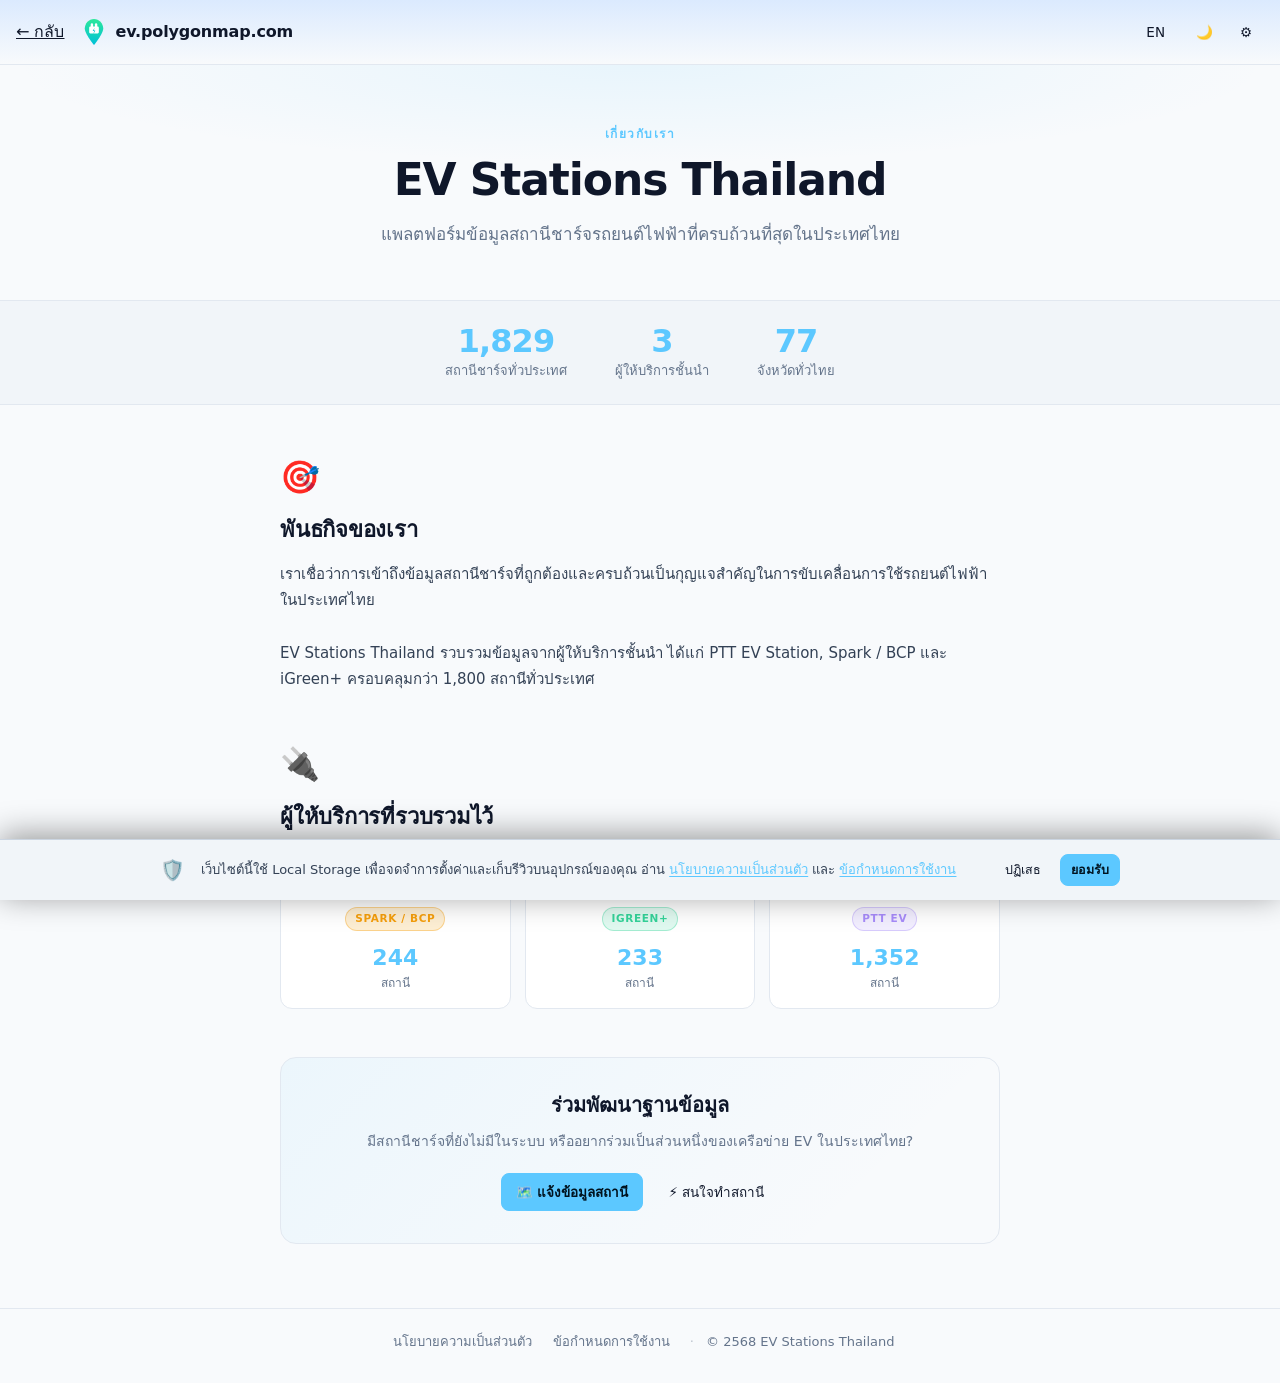
<file: ev-polygonmap-local/about.html>
<!DOCTYPE html>
<html lang="th" data-theme="light">
<head>
<meta charset="UTF-8">
<meta name="viewport" content="width=device-width, initial-scale=1.0">
<title>เกี่ยวกับเรา — EV Stations Thailand</title>
<meta name="description" content="เกี่ยวกับ EV Stations Thailand แพลตฟอร์มข้อมูลสถานีชาร์จรถยนต์ไฟฟ้าที่ครบถ้วนที่สุดในประเทศไทย">
<link rel="icon" type="image/svg+xml" href="assets/logo-icon.svg">
<script>(function(){var t=localStorage.getItem('evmap.theme')||'light';document.documentElement.setAttribute('data-theme',t);})();</script>
<link rel="stylesheet" href="assets/styles.css">
<style>
  /* ─── Hero ─── */
  .about-hero {
    padding: 60px 20px 52px;
    text-align: center;
    position: relative;
    overflow: hidden;
  }
  .about-hero::before {
    content: '';
    position: absolute; inset: 0;
    background: radial-gradient(ellipse 70% 60% at 50% 0%, rgba(92,200,255,.10) 0%, transparent 70%);
    pointer-events: none;
  }
  .about-hero .hero-eyebrow {
    font-size: 12px; font-weight: 700; text-transform: uppercase;
    letter-spacing: .12em; color: var(--accent); margin-bottom: 12px;
  }
  .about-hero h1 {
    font-size: clamp(26px, 6vw, 44px); font-weight: 800;
    letter-spacing: -.025em; margin: 0 0 14px; line-height: 1.15;
  }
  .about-hero .tagline {
    font-size: clamp(15px, 2.5vw, 17px); color: var(--muted);
    max-width: 560px; margin: 0 auto; line-height: 1.65;
  }

  /* ─── Stats bar ─── */
  .stats-bar {
    border-top: 1px solid var(--line); border-bottom: 1px solid var(--line);
    background: var(--bg-2);
    padding: 24px 20px;
  }
  .stats-inner {
    display: flex; justify-content: center; gap: 48px; flex-wrap: wrap;
    max-width: 720px; margin: 0 auto;
  }
  .stat-item { text-align: center; }
  .stat-num {
    font-size: 32px; font-weight: 800; letter-spacing: -.03em;
    color: var(--accent); line-height: 1; display: block;
  }
  .stat-label { font-size: 13px; color: var(--muted); margin-top: 4px; }

  /* ─── Content sections ─── */
  .about-body { max-width: 760px; margin: 0 auto; padding: 48px 20px 64px; }
  .about-section { margin-bottom: 48px; }
  .about-section-icon { font-size: 32px; margin-bottom: 12px; display: block; }
  .about-section h2 {
    font-size: 22px; font-weight: 700; margin: 0 0 12px; letter-spacing: -.01em;
  }
  .about-section .body-text {
    color: var(--text-2); font-size: 15px; line-height: 1.75;
    white-space: pre-wrap;
  }

  /* ─── Provider grid ─── */
  .provider-grid {
    display: grid; grid-template-columns: repeat(3, 1fr); gap: 14px;
    margin-top: 20px;
  }
  @media (max-width: 480px) { .provider-grid { grid-template-columns: 1fr; } }
  .provider-card {
    background: var(--panel); border: 1px solid var(--line);
    border-radius: var(--r-2); padding: 16px; text-align: center;
  }
  .provider-card .p-name { font-weight: 700; font-size: 14px; margin-bottom: 4px; }
  .provider-card .p-stations { font-size: 22px; font-weight: 800; color: var(--accent); }
  .provider-card .p-label { font-size: 12px; color: var(--muted); }
  .provider-card .badge.spark   { background: rgba(245,158,11,.18); color:#f59e0b; border:1px solid rgba(245,158,11,.35); }
  .provider-card .badge.igreen  { background: rgba(52,211,153,.15); color:#34d399; border:1px solid rgba(52,211,153,.35); }
  .provider-card .badge.ptt     { background: rgba(167,139,250,.15); color:#a78bfa; border:1px solid rgba(167,139,250,.35); }

  /* ─── Contact card ─── */
  .contact-card {
    background: var(--panel); border: 1px solid var(--line);
    border-radius: var(--r-3); padding: 28px 24px;
    box-shadow: var(--shadow-2);
  }
  .contact-card h2 { font-size: 20px; font-weight: 700; margin: 0 0 16px; }
  .contact-row {
    display: flex; align-items: center; gap: 12px;
    padding: 10px 0; border-bottom: 1px solid var(--line);
    font-size: 14px;
  }
  .contact-row:last-child { border-bottom: none; }
  .contact-row .c-icon { font-size: 20px; width: 28px; text-align: center; flex-shrink: 0; }
  .contact-row a { color: var(--accent); text-decoration: none; }
  .contact-row a:hover { text-decoration: underline; }

  /* ─── CTA ─── */
  .about-cta {
    background: linear-gradient(135deg, rgba(92,200,255,.08) 0%, transparent 80%);
    border: 1px solid var(--line); border-radius: var(--r-3);
    padding: 32px 24px; text-align: center; margin-top: 40px;
  }
  .about-cta h2 { font-size: 20px; font-weight: 700; margin: 0 0 10px; }
  .about-cta p { color: var(--muted); font-size: 14px; margin: 0 0 20px; line-height: 1.6; }
  .about-cta-buttons { display: flex; gap: 10px; justify-content: center; flex-wrap: wrap; }
</style>
</head>
<body>

<header class="app-header">
  <div class="app-header-inner">
    <a class="back" href="index.html">← กลับ</a>
    <a class="brand" href="index.html" id="brand"></a>
    <div class="header-spacer"></div>
    <div class="header-actions">
      <button class="btn btn-ghost lang-toggle" id="langToggle" title="Switch language">EN</button>
      <button class="btn btn-ghost btn-icon" id="themeToggle" title="Toggle theme">☀️</button>
      <a class="btn btn-ghost btn-icon" href="admin.html" title="Admin">⚙️</a>
    </div>
  </div>
</header>

<!-- Hero -->
<div class="about-hero">
  <div class="hero-eyebrow">เกี่ยวกับเรา</div>
  <h1 id="aboutTitle">EV Stations Thailand</h1>
  <p class="tagline" id="aboutTagline">แพลตฟอร์มข้อมูลสถานีชาร์จรถยนต์ไฟฟ้าที่ครบถ้วนที่สุดในประเทศไทย</p>
</div>

<!-- Stats -->
<div class="stats-bar">
  <div class="stats-inner">
    <div class="stat-item">
      <span class="stat-num" id="statTotalStations">1,829</span>
      <div class="stat-label">สถานีชาร์จทั่วประเทศ</div>
    </div>
    <div class="stat-item">
      <span class="stat-num">3</span>
      <div class="stat-label">ผู้ให้บริการชั้นนำ</div>
    </div>
    <div class="stat-item">
      <span class="stat-num">77</span>
      <div class="stat-label">จังหวัดทั่วไทย</div>
    </div>
  </div>
</div>

<!-- Body -->
<div class="about-body">

  <!-- Mission -->
  <div class="about-section" id="missionSection">
    <span class="about-section-icon">🎯</span>
    <h2>พันธกิจของเรา</h2>
    <p class="body-text" id="missionText"></p>
  </div>

  <!-- Providers -->
  <div class="about-section">
    <span class="about-section-icon">🔌</span>
    <h2>ผู้ให้บริการที่รวบรวมไว้</h2>
    <p style="color:var(--muted); font-size:14px; margin-bottom:0;">ข้อมูลสถานีชาร์จจากผู้ให้บริการรายใหญ่ที่สุดในประเทศไทย</p>
    <div class="provider-grid">
      <div class="provider-card">
        <div class="badge spark" style="margin-bottom:10px;">Spark / BCP</div>
        <div class="p-stations" id="sparkCount">244</div>
        <div class="p-label">สถานี</div>
      </div>
      <div class="provider-card">
        <div class="badge igreen" style="margin-bottom:10px;">iGreen+</div>
        <div class="p-stations" id="igreenCount">233</div>
        <div class="p-label">สถานี</div>
      </div>
      <div class="provider-card">
        <div class="badge ptt" style="margin-bottom:10px;">PTT EV</div>
        <div class="p-stations" id="pttCount">1,352</div>
        <div class="p-label">สถานี</div>
      </div>
    </div>
  </div>

  <!-- Contact -->
  <div class="about-section" id="contactSection" style="display:none;">
    <div class="contact-card">
      <h2>ติดต่อเรา</h2>
      <div id="contactRows"></div>
    </div>
  </div>

  <!-- CTA -->
  <div class="about-cta">
    <h2>ร่วมพัฒนาฐานข้อมูล</h2>
    <p>มีสถานีชาร์จที่ยังไม่มีในระบบ หรืออยากร่วมเป็นส่วนหนึ่งของเครือข่าย EV ในประเทศไทย?</p>
    <div class="about-cta-buttons">
      <a href="add-info.html" class="btn btn-primary">🗺️ แจ้งข้อมูลสถานี</a>
      <a href="interested.html" class="btn btn-ghost">⚡ สนใจทำสถานี</a>
    </div>
  </div>

</div>

<footer class="site-footer">
  <a href="privacy.html">นโยบายความเป็นส่วนตัว</a>
  <a href="terms.html">ข้อกำหนดการใช้งาน</a>
  <span style="opacity:.4;margin:0 8px;">·</span>
  <span>© 2568 EV Stations Thailand</span>
</footer>

<div class="toast-wrap" id="toastWrap"></div>

<script src="data/spark.js"></script>
<script src="data/igreen.js"></script>
<script src="data/ptt.js"></script>
<script src="assets/i18n.js"></script>
<script src="assets/page-i18n.js"></script>
<script src="assets/app.js"></script>
<script>
(() => {
  EVi18n.apply();
  EVApp.renderBrand(document.getElementById('brand'));

  // Theme
  const themeBtn = document.getElementById('themeToggle');
  function syncTheme() {
    themeBtn.textContent = document.documentElement.getAttribute('data-theme') !== 'light' ? '☀️' : '🌙';
  }
  syncTheme();
  themeBtn.addEventListener('click', () => {
    const next = document.documentElement.getAttribute('data-theme') === 'light' ? 'dark' : 'light';
    EVApp.setTheme(next); syncTheme();
  });

  document.getElementById('langToggle').addEventListener('click', () => {
    EVi18n.setLang(EVi18n.nextLang());
    EVi18n.apply();
    EVPageI18n.apply('about');
  });

  // Load station counts
  const stations = EVApp.loadStations();
  const sparkN  = stations.filter(s => s.provider === 'spark').length;
  const igreenN = stations.filter(s => s.provider === 'igreen').length;
  const pttN    = stations.filter(s => s.provider === 'ptt').length;
  document.getElementById('statTotalStations').textContent = stations.length.toLocaleString();
  document.getElementById('sparkCount').textContent  = sparkN.toLocaleString();
  document.getElementById('igreenCount').textContent = igreenN.toLocaleString();
  document.getElementById('pttCount').textContent    = pttN.toLocaleString();

  // Apply admin-edited content
  const DEFAULTS = {
    heroTitle: 'EV Stations Thailand',
    tagline:   'แพลตฟอร์มข้อมูลสถานีชาร์จรถยนต์ไฟฟ้าที่ครบถ้วนที่สุดในประเทศไทย',
    mission:   'เราเชื่อว่าการเข้าถึงข้อมูลสถานีชาร์จที่ถูกต้องและครบถ้วนเป็นกุญแจสำคัญในการขับเคลื่อนการใช้รถยนต์ไฟฟ้าในประเทศไทย\n\nEV Stations Thailand รวบรวมข้อมูลจากผู้ให้บริการชั้นนำ ได้แก่ PTT EV Station, Spark / BCP และ iGreen+ ครอบคลุมกว่า 1,800 สถานีทั่วประเทศ',
  };
  const data = { ...DEFAULTS, ...(EVApp.getAbout() || {}) };

  document.getElementById('aboutTitle').textContent  = data.heroTitle;
  document.getElementById('aboutTagline').textContent = data.tagline;
  document.title = `เกี่ยวกับเรา — ${data.heroTitle}`;

  if (data.mission) {
    document.getElementById('missionText').textContent = data.mission;
  } else {
    document.getElementById('missionSection').style.display = 'none';
  }

  // Contact info
  const contactItems = [
    { icon: '📧', label: data.email,    href: data.email ? `mailto:${data.email}` : null },
    { icon: '📞', label: data.phone,    href: data.phone ? `tel:${data.phone.replace(/\s/g,'')}` : null },
    { icon: '💬', label: data.line ? `LINE: ${data.line}` : '', href: null },
    { icon: '🔵', label: data.facebook ? 'Facebook' : '', href: data.facebook && data.facebook.startsWith('http') ? data.facebook : null },
  ].filter(c => c.label);

  if (contactItems.length) {
    document.getElementById('contactSection').style.display = '';
    document.getElementById('contactRows').innerHTML = contactItems.map(c => `
      <div class="contact-row">
        <span class="c-icon">${c.icon}</span>
        <span>${c.href ? `<a href="${EVApp.escapeHtml(c.href)}" target="${c.href.startsWith('http') ? '_blank' : '_self'}" rel="noopener">${EVApp.escapeHtml(c.label)}</a>` : EVApp.escapeHtml(c.label)}</span>
      </div>`).join('');
  }
  EVPageI18n.apply('about');
})();
</script>
</body>
</html>
</file>
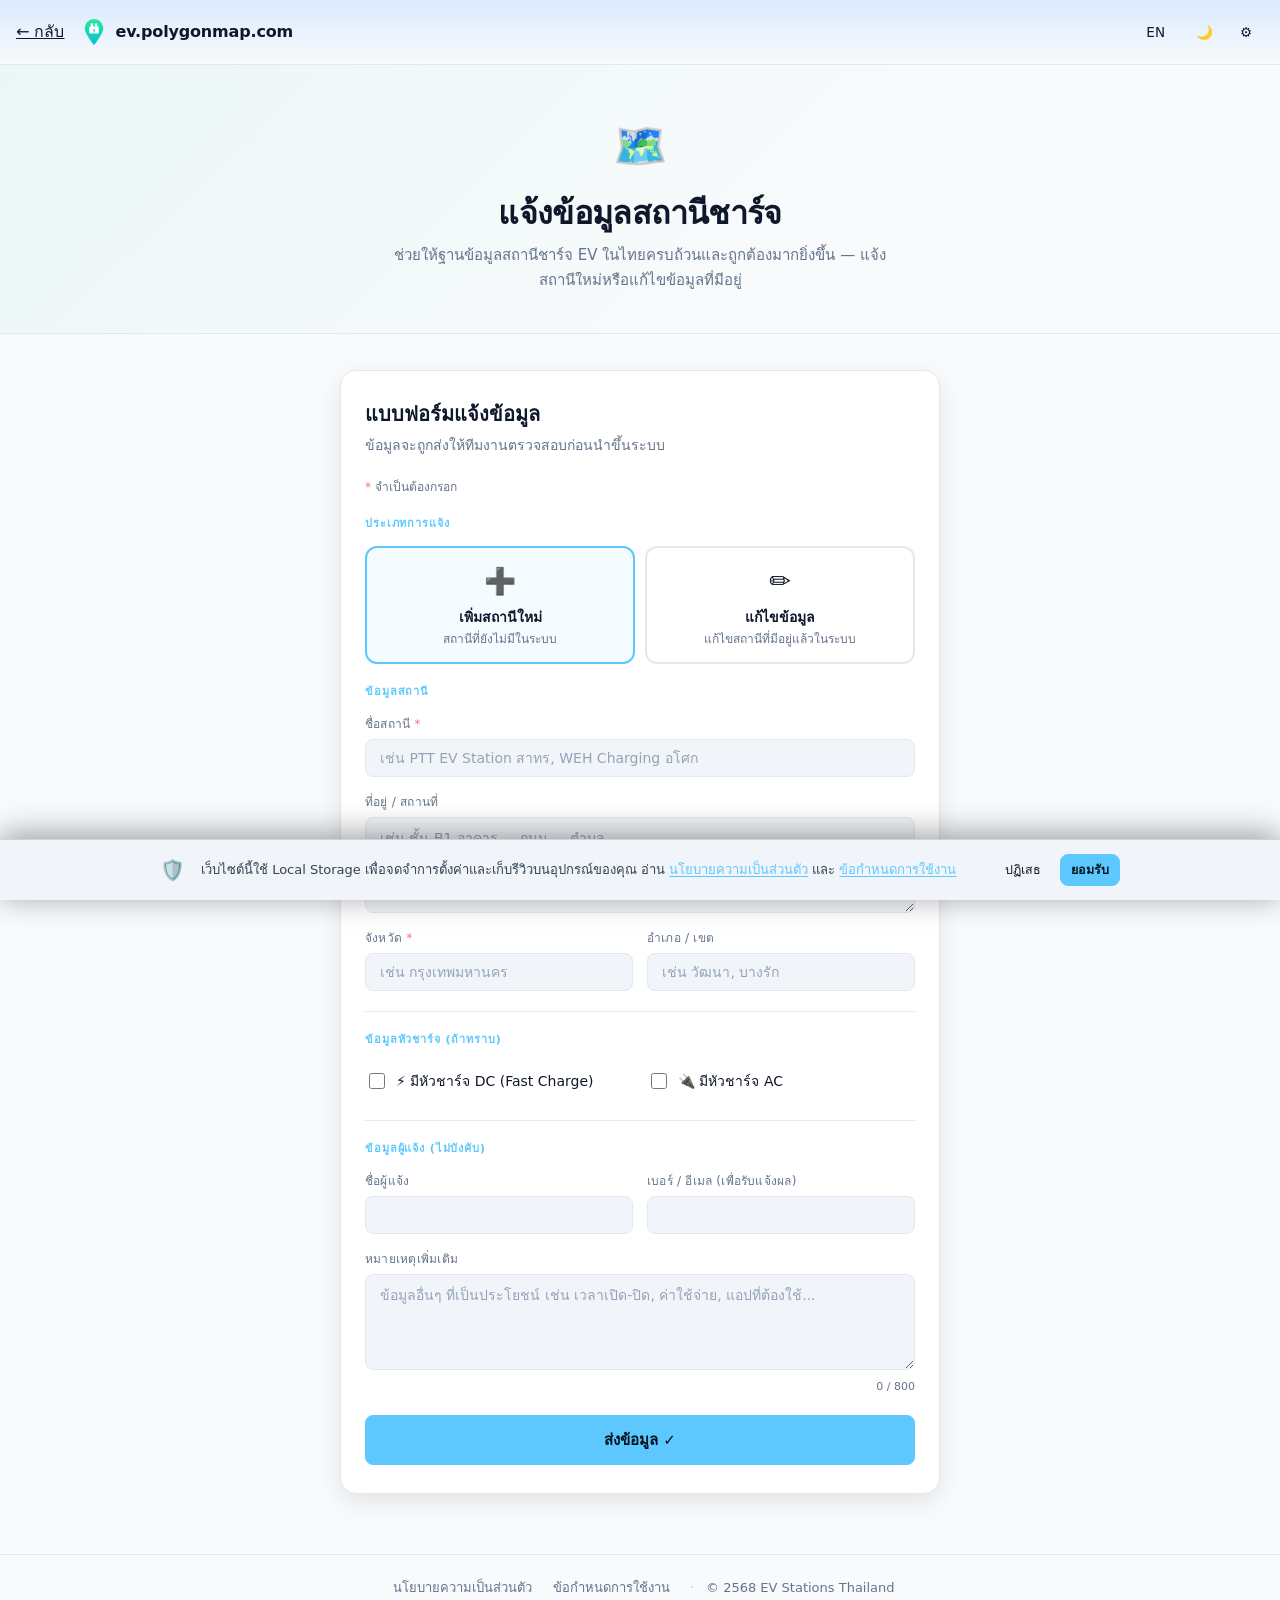
<file: ev-polygonmap-local/add-info.html>
<!DOCTYPE html>
<html lang="th" data-theme="light">
<head>
<meta charset="UTF-8">
<meta name="viewport" content="width=device-width, initial-scale=1.0">
<title>เพิ่มข้อมูลสถานีชาร์จ — EV Stations Thailand</title>
<meta name="description" content="ช่วยเราพัฒนาฐานข้อมูลสถานีชาร์จ EV ให้ครบถ้วนและถูกต้องยิ่งขึ้น แจ้งสถานีใหม่หรือแก้ไขข้อมูลที่มีอยู่">
<link rel="icon" type="image/svg+xml" href="assets/logo-icon.svg">
<script>(function(){var t=localStorage.getItem('evmap.theme')||'light';document.documentElement.setAttribute('data-theme',t);})();</script>
<link rel="stylesheet" href="assets/styles.css">
<style>
  /* ─── Hero ─── */
  .add-hero {
    background: linear-gradient(135deg, rgba(52,211,153,.07) 0%, transparent 60%);
    border-bottom: 1px solid var(--line);
    padding: 48px 20px 40px;
    text-align: center;
  }
  .add-hero .hero-icon { font-size: 44px; margin-bottom: 14px; display: block; }
  .add-hero h1 {
    font-size: clamp(22px, 5vw, 32px);
    font-weight: 800; letter-spacing: -.02em;
    margin: 0 0 10px; line-height: 1.25;
  }
  .add-hero p {
    color: var(--muted); font-size: 15px;
    max-width: 520px; margin: 0 auto; line-height: 1.65;
  }

  /* ─── Form shell ─── */
  .form-shell {
    max-width: 640px; margin: 0 auto; padding: 36px 20px 60px;
  }
  .form-card {
    background: var(--panel); border: 1px solid var(--line);
    border-radius: var(--r-3); padding: 28px 24px;
    box-shadow: var(--shadow-2);
  }
  .form-card h2 { font-size: 20px; font-weight: 700; margin: 0 0 6px; }
  .form-card .subtitle { color: var(--muted); font-size: 14px; margin: 0 0 22px; }

  /* ─── Type selector ─── */
  .type-selector { display: grid; grid-template-columns: 1fr 1fr; gap: 10px; margin-bottom: 20px; }
  .type-card {
    border: 2px solid var(--line); border-radius: var(--r-2);
    padding: 14px 12px; cursor: pointer; text-align: center;
    transition: all var(--t-fast);
  }
  .type-card:hover { border-color: var(--line-strong); background: var(--bg-2); }
  .type-card.selected { border-color: var(--accent); background: rgba(92,200,255,.06); }
  .type-card input[type=radio] { display: none; }
  .type-card .type-icon { font-size: 26px; display: block; margin-bottom: 6px; }
  .type-card .type-name { font-size: 14px; font-weight: 600; margin-bottom: 3px; }
  .type-card .type-desc { font-size: 12px; color: var(--muted); line-height: 1.45; }

  /* ─── Charger inputs ─── */
  .charger-grid { display: grid; grid-template-columns: 1fr 1fr; gap: 14px; }
  @media (max-width: 420px) { .charger-grid { grid-template-columns: 1fr; } }
  .price-field-grid {
    display: grid; grid-template-columns: 1fr 1fr; gap: 8px; margin-top: 8px;
  }
  .price-field-grid .label { font-size: 11px; }

  .checkbox-row {
    display: flex; align-items: center; gap: 8px; cursor: pointer;
    font-size: 14px; padding: 8px 0;
  }
  .checkbox-row input[type=checkbox] { accent-color: var(--accent); width: 16px; height: 16px; }

  .form-row { display: grid; grid-template-columns: 1fr 1fr; gap: 14px; }
  @media (max-width: 520px) { .form-row { grid-template-columns: 1fr; } }

  .section-divider {
    border: none; border-top: 1px solid var(--line);
    margin: 20px 0;
  }
  .section-label {
    font-size: 11px; font-weight: 700; text-transform: uppercase;
    letter-spacing: .08em; color: var(--accent); margin-bottom: 14px;
  }

  /* ─── Thank-you ─── */
  .thank-you { display: none; text-align: center; padding: 32px 16px; }
  .thank-you .ty-icon { font-size: 52px; margin-bottom: 16px; display: block; }
  .thank-you h2 { font-size: 22px; font-weight: 700; margin: 0 0 10px; }
  .thank-you p { color: var(--muted); font-size: 14px; line-height: 1.65; max-width: 380px; margin: 0 auto 24px; }

  .char-count { font-size: 11px; color: var(--muted); text-align: right; margin-top: 3px; }
  .required-note { font-size: 12px; color: var(--muted); margin-bottom: 20px; }
  .required-star { color: var(--danger); }

  /* hide optional DC/AC fields until checked */
  .heads-field { display: none; }
  .heads-field.visible { display: block; }
</style>
</head>
<body>

<header class="app-header">
  <div class="app-header-inner">
    <a class="back" href="index.html">← กลับ</a>
    <a class="brand" href="index.html" id="brand"></a>
    <div class="header-spacer"></div>
    <div class="header-actions">
      <button class="btn btn-ghost lang-toggle" id="langToggle" title="Switch language">EN</button>
      <button class="btn btn-ghost btn-icon" id="themeToggle" title="Toggle theme">☀️</button>
      <a class="btn btn-ghost btn-icon" href="admin.html" title="Admin">⚙️</a>
    </div>
  </div>
</header>

<!-- Hero -->
<div class="add-hero">
  <span class="hero-icon">🗺️</span>
  <h1>แจ้งข้อมูลสถานีชาร์จ</h1>
  <p>ช่วยให้ฐานข้อมูลสถานีชาร์จ EV ในไทยครบถ้วนและถูกต้องมากยิ่งขึ้น — แจ้งสถานีใหม่หรือแก้ไขข้อมูลที่มีอยู่</p>
</div>

<div class="form-shell">
  <div class="form-card" id="formCard">
    <h2>แบบฟอร์มแจ้งข้อมูล</h2>
    <p class="subtitle">ข้อมูลจะถูกส่งให้ทีมงานตรวจสอบก่อนนำขึ้นระบบ</p>
    <p class="required-note"><span class="required-star">*</span> จำเป็นต้องกรอก</p>

    <form id="addInfoForm" novalidate>

      <!-- ── Type ── -->
      <div class="section-label">ประเภทการแจ้ง</div>
      <div class="type-selector">
        <label class="type-card selected" id="typeNewCard">
          <input type="radio" name="submitType" value="เพิ่มสถานีใหม่" checked>
          <span class="type-icon">➕</span>
          <div class="type-name">เพิ่มสถานีใหม่</div>
          <div class="type-desc">สถานีที่ยังไม่มีในระบบ</div>
        </label>
        <label class="type-card" id="typeEditCard">
          <input type="radio" name="submitType" value="แก้ไขข้อมูลที่มีอยู่">
          <span class="type-icon">✏️</span>
          <div class="type-name">แก้ไขข้อมูล</div>
          <div class="type-desc">แก้ไขสถานีที่มีอยู่แล้วในระบบ</div>
        </label>
      </div>

      <!-- ── Station info ── -->
      <div class="section-label">ข้อมูลสถานี</div>
      <div class="field">
        <span class="label">ชื่อสถานี <span class="required-star">*</span></span>
        <input type="text" class="input" id="fStationName" maxlength="200" placeholder="เช่น PTT EV Station สาทร, WEH Charging อโศก" required>
      </div>

      <div class="field mt-2">
        <span class="label">ที่อยู่ / สถานที่</span>
        <textarea class="textarea" id="fAddress" rows="2" maxlength="400"
          placeholder="เช่น ชั้น B1 อาคาร..., ถนน..., ตำบล..."></textarea>
      </div>

      <div class="form-row mt-2">
        <div class="field">
          <span class="label">จังหวัด <span class="required-star">*</span></span>
          <input type="text" class="input" id="fProvince" maxlength="60" list="province-list" placeholder="เช่น กรุงเทพมหานคร" required>
          <datalist id="province-list">
            <option>กรุงเทพมหานคร</option><option>กระบี่</option><option>กาญจนบุรี</option>
            <option>กาฬสินธุ์</option><option>กำแพงเพชร</option><option>ขอนแก่น</option>
            <option>จันทบุรี</option><option>ฉะเชิงเทรา</option><option>ชลบุรี</option>
            <option>ชัยนาท</option><option>ชัยภูมิ</option><option>ชุมพร</option>
            <option>เชียงราย</option><option>เชียงใหม่</option><option>ตรัง</option>
            <option>ตราด</option><option>ตาก</option><option>นครนายก</option>
            <option>นครปฐม</option><option>นครพนม</option><option>นครราชสีมา</option>
            <option>นครศรีธรรมราช</option><option>นครสวรรค์</option><option>นนทบุรี</option>
            <option>นราธิวาส</option><option>น่าน</option><option>บึงกาฬ</option>
            <option>บุรีรัมย์</option><option>ปทุมธานี</option><option>ประจวบคีรีขันธ์</option>
            <option>ปราจีนบุรี</option><option>ปัตตานี</option><option>พระนครศรีอยุธยา</option>
            <option>พะเยา</option><option>พังงา</option><option>พัทลุง</option>
            <option>พิจิตร</option><option>พิษณุโลก</option><option>เพชรบุรี</option>
            <option>เพชรบูรณ์</option><option>แพร่</option><option>ภูเก็ต</option>
            <option>มหาสารคาม</option><option>มุกดาหาร</option><option>แม่ฮ่องสอน</option>
            <option>ยโสธร</option><option>ยะลา</option><option>ร้อยเอ็ด</option>
            <option>ระนอง</option><option>ระยอง</option><option>ราชบุรี</option>
            <option>ลพบุรี</option><option>ลำปาง</option><option>ลำพูน</option>
            <option>เลย</option><option>ศรีสะเกษ</option><option>สกลนคร</option>
            <option>สงขลา</option><option>สตูล</option><option>สมุทรปราการ</option>
            <option>สมุทรสงคราม</option><option>สมุทรสาคร</option><option>สระแก้ว</option>
            <option>สระบุรี</option><option>สิงห์บุรี</option><option>สุโขทัย</option>
            <option>สุพรรณบุรี</option><option>สุราษฎร์ธานี</option><option>สุรินทร์</option>
            <option>หนองคาย</option><option>หนองบัวลำภู</option><option>อ่างทอง</option>
            <option>อำนาจเจริญ</option><option>อุดรธานี</option><option>อุตรดิตถ์</option>
            <option>อุทัยธานี</option><option>อุบลราชธานี</option>
          </datalist>
        </div>
        <div class="field">
          <span class="label">อำเภอ / เขต</span>
          <input type="text" class="input" id="fDistrict" maxlength="60" placeholder="เช่น วัฒนา, บางรัก">
        </div>
      </div>

      <hr class="section-divider">

      <!-- ── Chargers ── -->
      <div class="section-label">ข้อมูลหัวชาร์จ (ถ้าทราบ)</div>
      <div class="charger-grid">
        <div>
          <label class="checkbox-row">
            <input type="checkbox" id="hasDC"> <span>⚡ มีหัวชาร์จ DC (Fast Charge)</span>
          </label>
          <div class="field heads-field" id="dcHeadsField">
            <span class="label">จำนวนหัว DC</span>
            <input type="number" class="input" id="fDcHeads" min="1" max="99" placeholder="เช่น 2">
            <div class="price-field-grid">
              <label class="field">
                <span class="label">ราคากลางวัน</span>
                <input type="number" class="input" id="fDcDayPrice" min="0" step="0.01" placeholder="เช่น 7.50">
              </label>
              <label class="field">
                <span class="label">ราคากลางคืน</span>
                <input type="number" class="input" id="fDcNightPrice" min="0" step="0.01" placeholder="เช่น 5.50">
              </label>
            </div>
          </div>
        </div>
        <div>
          <label class="checkbox-row">
            <input type="checkbox" id="hasAC"> <span>🔌 มีหัวชาร์จ AC</span>
          </label>
          <div class="field heads-field" id="acHeadsField">
            <span class="label">จำนวนหัว AC</span>
            <input type="number" class="input" id="fAcHeads" min="1" max="99" placeholder="เช่น 4">
            <div class="price-field-grid">
              <label class="field">
                <span class="label">ราคากลางวัน</span>
                <input type="number" class="input" id="fAcDayPrice" min="0" step="0.01" placeholder="เช่น 7.50">
              </label>
              <label class="field">
                <span class="label">ราคากลางคืน</span>
                <input type="number" class="input" id="fAcNightPrice" min="0" step="0.01" placeholder="เช่น 5.50">
              </label>
            </div>
          </div>
        </div>
      </div>

      <hr class="section-divider">

      <!-- ── Reporter ── -->
      <div class="section-label">ข้อมูลผู้แจ้ง (ไม่บังคับ)</div>
      <div class="form-row">
        <div class="field">
          <span class="label">ชื่อผู้แจ้ง</span>
          <input type="text" class="input" id="fReporterName" maxlength="80" autocomplete="name">
        </div>
        <div class="field">
          <span class="label">เบอร์ / อีเมล (เพื่อรับแจ้งผล)</span>
          <input type="text" class="input" id="fReporterContact" maxlength="100" autocomplete="email">
        </div>
      </div>

      <div class="field mt-2">
        <span class="label">หมายเหตุเพิ่มเติม</span>
        <textarea class="textarea" id="fNotes" rows="3" maxlength="800"
          placeholder="ข้อมูลอื่นๆ ที่เป็นประโยชน์ เช่น เวลาเปิด-ปิด, ค่าใช้จ่าย, แอปที่ต้องใช้..."></textarea>
        <div class="char-count"><span id="notesCount">0</span> / 800</div>
      </div>

      <button type="submit" class="btn btn-primary btn-lg" style="width:100%; margin-top:20px;">
        ส่งข้อมูล ✓
      </button>
    </form>

    <!-- Thank you -->
    <div class="thank-you" id="thankYou">
      <span class="ty-icon">✅</span>
      <h2>ขอบคุณที่ช่วยพัฒนาระบบ!</h2>
      <p>ข้อมูลของคุณถูกส่งให้ทีมงานตรวจสอบแล้ว จะนำขึ้นระบบโดยเร็วที่สุด</p>
      <div style="display:flex; gap:10px; justify-content:center; flex-wrap:wrap;">
        <button class="btn btn-primary" id="submitAnotherBtn">แจ้งข้อมูลเพิ่มเติม</button>
        <a href="index.html" class="btn btn-ghost">กลับหน้าแผนที่</a>
      </div>
    </div>
  </div>
</div>

<footer class="site-footer">
  <a href="privacy.html">นโยบายความเป็นส่วนตัว</a>
  <a href="terms.html">ข้อกำหนดการใช้งาน</a>
  <span style="opacity:.4;margin:0 8px;">·</span>
  <span>© 2568 EV Stations Thailand</span>
</footer>

<div class="toast-wrap" id="toastWrap"></div>

<script src="assets/i18n.js"></script>
<script src="assets/page-i18n.js"></script>
<script src="assets/app.js"></script>
<script>
(() => {
  EVi18n.apply();
  EVApp.renderBrand(document.getElementById('brand'));

  // Theme
  const themeBtn = document.getElementById('themeToggle');
  function syncTheme() {
    themeBtn.textContent = document.documentElement.getAttribute('data-theme') !== 'light' ? '☀️' : '🌙';
  }
  syncTheme();
  themeBtn.addEventListener('click', () => {
    const next = document.documentElement.getAttribute('data-theme') === 'light' ? 'dark' : 'light';
    EVApp.setTheme(next); syncTheme();
  });

  document.getElementById('langToggle').addEventListener('click', () => {
    EVi18n.setLang(EVi18n.nextLang());
    EVi18n.apply();
    EVPageI18n.apply('addInfo');
  });
  EVPageI18n.apply('addInfo');

  function toast(msg, kind = '') {
    const el = document.createElement('div');
    el.className = 'toast ' + kind;
    el.textContent = msg;
    document.getElementById('toastWrap').appendChild(el);
    setTimeout(() => el.remove(), 3200);
  }

  // Type cards
  document.querySelectorAll('.type-card').forEach(card => {
    card.addEventListener('click', () => {
      document.querySelectorAll('.type-card').forEach(c => c.classList.remove('selected'));
      card.classList.add('selected');
    });
  });

  // DC / AC toggles
  document.getElementById('hasDC').addEventListener('change', e => {
    document.getElementById('dcHeadsField').classList.toggle('visible', e.target.checked);
  });
  document.getElementById('hasAC').addEventListener('change', e => {
    document.getElementById('acHeadsField').classList.toggle('visible', e.target.checked);
  });

  // Char count
  const notesTA = document.getElementById('fNotes');
  document.getElementById('notesCount');
  notesTA.addEventListener('input', () => {
    document.getElementById('notesCount').textContent = notesTA.value.length;
  });

  // Submit
  document.getElementById('addInfoForm').addEventListener('submit', e => {
    e.preventDefault();
    const stationName = document.getElementById('fStationName').value.trim();
    const province    = document.getElementById('fProvince').value.trim();
    if (!stationName) { toast(EVPageI18n.t('addInfo', 'errors.station'), 'danger'); return; }
    if (!province)    { toast(EVPageI18n.t('addInfo', 'errors.province'), 'danger'); return; }

    const hasDC = document.getElementById('hasDC').checked;
    const hasAC = document.getElementById('hasAC').checked;

    const data = {
      submitType:      document.querySelector('input[name=submitType]:checked')?.value || 'เพิ่มสถานีใหม่',
      stationName,
      address:         document.getElementById('fAddress').value.trim(),
      province,
      district:        document.getElementById('fDistrict').value.trim(),
      dcHeads:         hasDC ? (document.getElementById('fDcHeads').value || '') : '',
      dcDayPrice:      hasDC ? (document.getElementById('fDcDayPrice').value || '') : '',
      dcNightPrice:    hasDC ? (document.getElementById('fDcNightPrice').value || '') : '',
      acHeads:         hasAC ? (document.getElementById('fAcHeads').value || '') : '',
      acDayPrice:      hasAC ? (document.getElementById('fAcDayPrice').value || '') : '',
      acNightPrice:    hasAC ? (document.getElementById('fAcNightPrice').value || '') : '',
      reporterName:    document.getElementById('fReporterName').value.trim(),
      reporterContact: document.getElementById('fReporterContact').value.trim(),
      notes:           notesTA.value.trim(),
    };

    const result = EVApp.addSubmission('station', data);
    if (!result) { toast(EVPageI18n.t('addInfo', 'errors.generic'), 'danger'); return; }

    document.getElementById('addInfoForm').style.display = 'none';
    document.getElementById('thankYou').style.display = 'block';
  });

  // Submit another
  document.getElementById('submitAnotherBtn').addEventListener('click', () => {
    document.getElementById('addInfoForm').reset();
    document.getElementById('addInfoForm').style.display = '';
    document.getElementById('thankYou').style.display = 'none';
    document.getElementById('notesCount').textContent = '0';
    document.getElementById('dcHeadsField').classList.remove('visible');
    document.getElementById('acHeadsField').classList.remove('visible');
    document.querySelectorAll('.type-card').forEach((c, i) => c.classList.toggle('selected', i === 0));
  });
})();
</script>
</body>
</html>
</file>
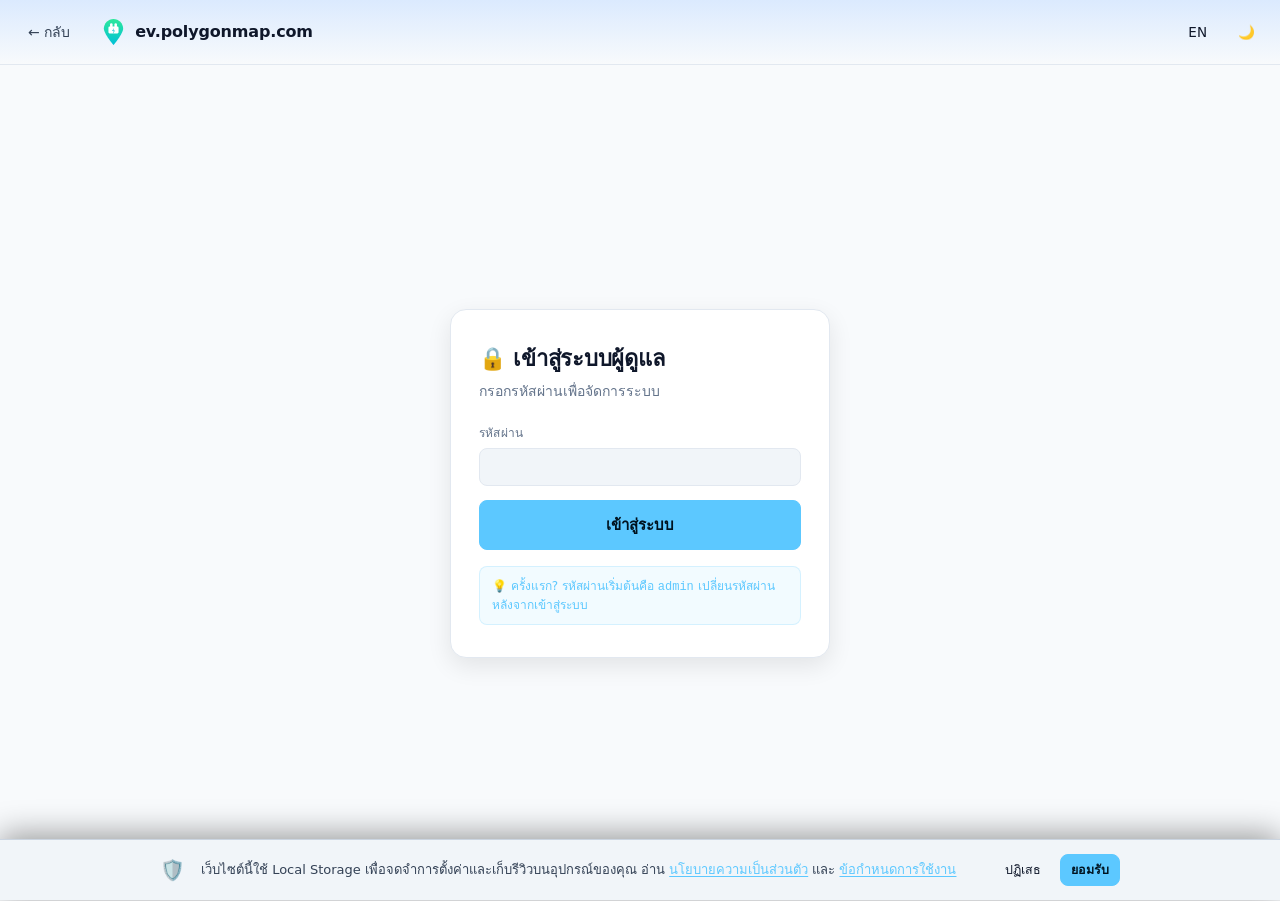
<file: ev-polygonmap-local/admin.html>
<!DOCTYPE html>
<html lang="th" data-theme="light">
<head>
<meta charset="UTF-8">
<meta name="viewport" content="width=device-width, initial-scale=1.0">
<title>Admin — EV Stations Thailand</title>
<script>(function(){var t=localStorage.getItem('evmap.theme')||'light';document.documentElement.setAttribute('data-theme',t);})();</script>
<link rel="icon" type="image/svg+xml" href="assets/logo-icon.svg">
<link rel="stylesheet" href="assets/styles.css">
<style>
  .app-header-inner { gap: 14px; }
  .back {
    text-decoration: none; color: var(--text-2); font-size: 14px;
    display: inline-flex; align-items: center; gap: 6px;
    padding: 6px 12px; border-radius: var(--r-1);
    transition: background var(--t-fast);
  }
  .back:hover { background: var(--panel); color: var(--text); }

  /* ─── Login ─── */
  .login-shell {
    min-height: calc(100vh - var(--header-h));
    display: grid; place-items: center;
    padding: 20px;
  }
  .login-card {
    background: var(--panel);
    border: 1px solid var(--line);
    border-radius: var(--r-3);
    padding: 32px 28px;
    width: 100%; max-width: 380px;
    box-shadow: var(--shadow-2);
  }
  .login-card h1 {
    font-size: 22px; font-weight: 700; margin: 0 0 6px; letter-spacing: -.01em;
  }
  .login-card p { color: var(--muted); font-size: 14px; margin: 0 0 22px; }
  .login-card form { display: flex; flex-direction: column; gap: 14px; }
  .default-hint {
    background: rgba(92,200,255,.08); border: 1px solid rgba(92,200,255,.2);
    color: var(--accent); padding: 10px 12px; border-radius: var(--r-1);
    font-size: 12px; line-height: 1.5; margin-top: 16px;
  }

  /* ─── Admin shell ─── */
  .admin-nav {
    display: flex; gap: 4px; padding: 12px 16px 0;
    border-bottom: 1px solid var(--line);
    background: var(--bg);
    position: sticky; top: var(--header-h); z-index: 100;
    overflow-x: auto;
  }
  .admin-nav::-webkit-scrollbar { display: none; }
  .nav-tab {
    background: none; border: none;
    color: var(--muted); font-size: 14px; font-weight: 500;
    padding: 12px 18px;
    cursor: pointer; position: relative;
    transition: color var(--t-fast);
    border-bottom: 2px solid transparent;
    margin-bottom: -1px;
    white-space: nowrap;
    display: inline-flex; align-items: center; gap: 6px;
  }
  .nav-tab:hover { color: var(--text); }
  .nav-tab.active {
    color: var(--text);
    border-bottom-color: var(--accent);
  }
  .nav-tab .count-badge {
    background: var(--accent); color: #00131f;
    padding: 1px 7px; border-radius: var(--r-full);
    font-size: 11px; font-weight: 700;
  }

  .admin-section { display: none; padding-top: 24px; }
  .admin-section.active { display: block; }

  /* ─── Brand section ─── */
  .brand-grid {
    display: grid; grid-template-columns: 1fr 1fr; gap: 20px;
  }
  @media (max-width: 760px) { .brand-grid { grid-template-columns: 1fr; } }

  .logo-preview {
    background: var(--bg-2); border: 1px dashed var(--line-strong);
    border-radius: var(--r-2); padding: 28px;
    display: flex; align-items: center; justify-content: center;
    min-height: 160px;
    flex-direction: column; gap: 10px;
  }
  .logo-preview img { max-height: 90px; max-width: 280px; object-fit: contain; }
  .logo-preview .placeholder { color: var(--muted); font-size: 13px; }
  .file-input-wrap {
    display: flex; gap: 8px; align-items: center;
  }
  .file-input-wrap input[type=file] { display: none; }

  .brand-preview-header {
    display: flex; align-items: center; gap: 10px;
    background: var(--bg-2);
    border: 1px solid var(--line);
    border-radius: var(--r-1);
    padding: 10px 14px;
    margin-top: 10px;
  }

  /* ─── Reviews queue ─── */
  .station-block {
    background: var(--panel);
    border: 1px solid var(--line);
    border-radius: var(--r-3);
    margin-bottom: 16px;
    overflow: hidden;
  }
  .station-block-head {
    padding: 14px 18px;
    border-bottom: 1px solid var(--line);
    display: flex; align-items: center; gap: 10px; flex-wrap: wrap;
    background: var(--bg-2);
  }
  .station-block-head .name {
    font-weight: 600; font-size: 14.5px; flex: 1;
  }
  .station-block-head a { color: var(--accent); text-decoration: none; font-size: 13px; }

  .review-row {
    padding: 14px 18px;
    border-bottom: 1px solid var(--line);
  }
  .review-row:last-child { border-bottom: none; }
  .review-row .review-head {
    display: flex; align-items: center; gap: 10px; margin-bottom: 8px; flex-wrap: wrap;
  }
  .review-row .name { font-weight: 600; font-size: 13.5px; }
  .review-row .meta {
    color: var(--muted); font-size: 12px;
  }
  .review-row .body {
    color: var(--text-2); font-size: 13.5px; line-height: 1.55;
    white-space: pre-wrap; margin-bottom: 12px;
  }
  .review-row .actions { display: flex; gap: 8px; flex-wrap: wrap; }

  .summary-cards {
    display: grid; grid-template-columns: repeat(auto-fit, minmax(150px, 1fr)); gap: 14px;
    margin-bottom: 24px;
  }
  .summary-card {
    background: var(--panel);
    border: 1px solid var(--line);
    border-radius: var(--r-2);
    padding: 16px 18px;
  }
  .summary-card .num {
    font-size: 26px; font-weight: 700; line-height: 1; letter-spacing: -.02em;
  }
  .summary-card .label {
    color: var(--muted); font-size: 12px; margin-top: 6px;
    text-transform: uppercase; letter-spacing: .06em; font-weight: 600;
  }
  .summary-card.warn .num { color: var(--warn); }
  .summary-card.success .num { color: var(--success); }

  /* ─── Language editor ─── */
  .lang-editor-table {
    width: 100%; border-collapse: collapse; font-size: 13px;
  }
  .lang-editor-table thead th {
    text-align: left; padding: 10px 12px;
    background: var(--bg-2); border-bottom: 2px solid var(--line);
    font-size: 11px; text-transform: uppercase; letter-spacing: .08em;
    font-weight: 700; color: var(--muted);
  }
  .lang-editor-table .group-row td {
    padding: 14px 12px 6px;
    font-size: 11px; text-transform: uppercase; letter-spacing: .1em;
    font-weight: 700; color: var(--accent);
    border-top: 1px solid var(--line);
  }
  .lang-editor-table .group-row:first-child td { border-top: none; }
  .lang-editor-table .key-row td {
    padding: 5px 8px;
    border-bottom: 1px solid var(--line);
    vertical-align: top;
  }
  .lang-editor-table .key-row:last-child td { border-bottom: none; }
  .lang-editor-table .key-name {
    font-family: monospace; font-size: 11px; color: var(--muted);
    white-space: nowrap; padding: 5px 12px; vertical-align: middle;
    width: 200px;
  }
  .lang-editor-table textarea {
    width: 100%; box-sizing: border-box;
    background: var(--bg-2); border: 1px solid var(--line);
    border-radius: var(--r-1); color: var(--text);
    font-size: 12.5px; font-family: inherit;
    padding: 6px 8px; resize: vertical; min-height: 36px;
    transition: border-color var(--t-fast);
  }
  .lang-editor-table textarea:focus {
    outline: none; border-color: var(--accent);
  }
  .lang-editor-table .changed {
    border-color: var(--warn);
    background: rgba(251,191,36,.06);
  }

  /* ─── Station Editor ─── */
  .station-search-results {
    margin-top: 12px;
    border: 1px solid var(--line);
    border-radius: var(--r-2);
    overflow: hidden;
    max-height: 380px;
    overflow-y: auto;
  }
  .station-result-row {
    padding: 11px 16px;
    border-bottom: 1px solid var(--line);
    cursor: pointer;
    transition: background var(--t-fast);
  }
  .station-result-row:last-child { border-bottom: none; }
  .station-result-row:hover, .station-result-row.active { background: var(--bg-2); }
  .station-result-name { font-size: 13.5px; font-weight: 500; margin-bottom: 4px; }
  .station-result-meta { display: flex; gap: 8px; align-items: center; font-size: 12px; color: var(--muted); flex-wrap: wrap; }
  .station-edit-header {
    display: flex; justify-content: space-between; align-items: flex-start;
    gap: 12px; margin-bottom: 18px; padding-bottom: 14px; border-bottom: 1px solid var(--line);
  }
  .station-edit-form { display: flex; flex-direction: column; gap: 14px; }

  /* ─── About Editor ─── */
  .about-editor-fields { display: flex; flex-direction: column; gap: 14px; }
  .about-preview-box {
    background: var(--bg-2); border: 1px solid var(--line);
    border-radius: var(--r-2); padding: 22px 24px; min-height: 80px;
  }

  /* ─── Submissions ─── */
  .sub-tabs { display: flex; gap: 8px; margin-bottom: 20px; flex-wrap: wrap; }
  .sub-tab-btn {
    padding: 8px 18px; border: 1px solid var(--line);
    background: var(--panel); border-radius: var(--r-1);
    cursor: pointer; font-size: 14px; color: var(--muted);
    transition: all var(--t-fast); font-family: inherit;
  }
  .sub-tab-btn:hover { color: var(--text); border-color: var(--line-strong); }
  .sub-tab-btn.active { background: var(--accent); color: #00131f; border-color: var(--accent); font-weight: 600; }
  .sub-card {
    background: var(--panel); border: 1px solid var(--line);
    border-radius: var(--r-2); padding: 16px 18px; margin-bottom: 12px;
  }
  .sub-card-head {
    display: flex; justify-content: space-between; align-items: flex-start;
    gap: 12px; margin-bottom: 12px; padding-bottom: 10px; border-bottom: 1px solid var(--line);
  }
  .sub-field-grid { display: grid; gap: 6px; }
  .sub-field-row { display: grid; grid-template-columns: 150px 1fr; gap: 8px; font-size: 13px; }
  .sub-field-label { color: var(--muted); }
</style>
</head>
<body>
<header class="app-header">
  <div class="app-header-inner">
    <a class="back" href="index.html" id="backLink" data-i18n="nav_back">← กลับ</a>
    <a class="brand" href="index.html" id="brand"></a>
    <div class="header-spacer"></div>
    <div class="header-actions" id="headerActions">
      <button class="btn btn-ghost lang-toggle" id="langToggle" title="Switch language">EN</button>
      <button class="btn btn-ghost btn-icon" id="themeToggle" title="Toggle dark/light mode" aria-label="Toggle theme">☀️</button>
    </div>
  </div>
</header>

<!-- Login view -->
<div id="loginView" class="login-shell hidden">
  <div class="login-card">
    <h1 id="loginTitle" data-i18n="admin_login_title">🔒 เข้าสู่ระบบผู้ดูแล</h1>
    <p id="loginSubtitle" data-i18n="admin_login_subtitle">กรอกรหัสผ่านเพื่อจัดการระบบ</p>
    <form id="loginForm">
      <div class="field">
        <span class="label" id="labelPassword" data-i18n="admin_password">รหัสผ่าน</span>
        <input type="password" class="input" id="passInput" autocomplete="current-password" autofocus required>
      </div>
      <button type="submit" class="btn btn-primary btn-lg" id="signInBtn" data-i18n="admin_sign_in">เข้าสู่ระบบ</button>
    </form>
    <div class="default-hint" id="defaultHint" data-i18n-html="admin_default_hint">
      💡 ครั้งแรก? รหัสผ่านเริ่มต้นคือ <code>admin</code> เปลี่ยนรหัสผ่านหลังจากเข้าสู่ระบบ
    </div>
  </div>
</div>

<!-- Admin view -->
<div id="adminView" class="hidden">
  <nav class="admin-nav" role="tablist">
    <button class="nav-tab active" data-tab="dashboard" role="tab" data-i18n="admin_tab_dashboard">📊 แดชบอร์ด</button>
    <button class="nav-tab" data-tab="pending" role="tab">
      <span data-i18n="admin_tab_pending">⏳ รีวิวรอดำเนินการ</span>
      <span class="count-badge" id="pendingBadge">0</span>
    </button>
    <button class="nav-tab" data-tab="approved" role="tab" data-i18n="admin_tab_approved">✅ รีวิวที่อนุมัติแล้ว</button>
    <button class="nav-tab" data-tab="brand" role="tab" data-i18n="admin_tab_brand">🎨 แบรนด์ & โลโก้</button>
    <button class="nav-tab" data-tab="settings" role="tab" data-i18n="admin_tab_settings">⚙️ การตั้งค่า</button>
    <button class="nav-tab" data-tab="language" role="tab" data-i18n="admin_tab_language">🌐 ภาษา</button>
    <button class="nav-tab" data-tab="stations-editor" role="tab">✏️ แก้ไขสถานี</button>
    <button class="nav-tab" data-tab="about-editor" role="tab">📄 เกี่ยวกับเรา</button>
    <button class="nav-tab" data-tab="submissions" role="tab">
      <span>📋 แบบฟอร์ม</span>
      <span class="count-badge" id="submissionsBadge" style="display:none;">0</span>
    </button>
  </nav>

  <div class="wrap-max">
    <!-- DASHBOARD -->
    <section class="admin-section active" data-section="dashboard">
      <div class="summary-cards">
        <div class="summary-card">
          <div class="num" id="statStations">0</div>
          <div class="label" data-i18n="admin_total_stations">สถานีทั้งหมด</div>
        </div>
        <div class="summary-card warn">
          <div class="num" id="statPending">0</div>
          <div class="label" data-i18n="admin_pending_label">รีวิวรอดำเนินการ</div>
        </div>
        <div class="summary-card success">
          <div class="num" id="statApproved">0</div>
          <div class="label" data-i18n="admin_approved_label">รีวิวที่อนุมัติแล้ว</div>
        </div>
        <div class="summary-card">
          <div class="num" id="statAvgRating">—</div>
          <div class="label" data-i18n="admin_avg_rating">คะแนนเฉลี่ย</div>
        </div>
        <div class="summary-card" style="border-color: rgba(92,200,255,.3);">
          <div class="num" id="statPageViews" style="color:var(--accent);">0</div>
          <div class="label">การเข้าชมทั้งหมด</div>
        </div>
        <div class="summary-card" style="border-color: rgba(92,200,255,.3);">
          <div class="num" id="statSessions" style="color:var(--accent);">0</div>
          <div class="label">เซสชันทั้งหมด</div>
        </div>
      </div>
      <div class="panel" id="trafficWeeklyPanel" style="margin-bottom:20px;">
        <h2 class="panel-title">📈 ทราฟฟิก 7 วันล่าสุด</h2>
        <div id="trafficWeeklyChart" style="display:flex; align-items:flex-end; gap:6px; height:80px; padding-top:10px;"></div>
      </div>
      <div class="panel" style="margin-bottom:20px;">
        <h2 class="panel-title">🏆 สถานียอดนิยม (most viewed)</h2>
        <div id="topStationsList"></div>
      </div>
      <div class="panel">
        <h2 class="panel-title" data-i18n="admin_recent_activity">กิจกรรมล่าสุด</h2>
        <div id="recentActivity"></div>
      </div>
    </section>

    <!-- PENDING -->
    <section class="admin-section" data-section="pending">
      <div id="pendingList"></div>
    </section>

    <!-- APPROVED -->
    <section class="admin-section" data-section="approved">
      <div id="approvedList"></div>
    </section>

    <!-- BRAND -->
    <section class="admin-section" data-section="brand">
      <div class="panel">
        <h2 class="panel-title" data-i18n="admin_logo_section">โลโก้</h2>
        <div class="brand-grid">
          <div>
            <div class="logo-preview" id="logoPreview">
              <span class="placeholder" data-i18n="admin_no_logo">ยังไม่ได้อัปโหลดโลโก้</span>
            </div>
            <div class="file-input-wrap mt-1">
              <input type="file" id="logoFile" accept="image/png,image/jpeg,image/svg+xml,image/webp">
              <button class="btn btn-primary" id="logoUploadBtn" data-i18n="admin_upload_logo">⬆️ อัปโหลดโลโก้</button>
              <button class="btn btn-danger" id="logoRemoveBtn" data-i18n="admin_remove">ลบออก</button>
            </div>
            <p class="text-xs muted mt-1" id="logoHelpText"></p>
          </div>
          <div>
            <h3 class="panel-title" data-i18n="admin_header_preview">ตัวอย่างหัวเว็บ</h3>
            <div class="brand-preview-header" id="brandPreviewHeader"></div>
          </div>
        </div>
      </div>

      <div class="panel mt-3">
        <h2 class="panel-title" data-i18n="admin_provider_logos">โลโก้ผู้ให้บริการ</h2>
        <p class="text-sm muted mb-2" data-i18n="admin_provider_logos_help">แต่ละแบรนด์สามารถมีโลโก้แสดงในชิปตัวกรองและป้ายสถานี</p>
        <div style="display:grid; grid-template-columns: repeat(auto-fit, minmax(220px,1fr)); gap:16px;">
          <div>
            <div class="label mb-1">Spark / BCP</div>
            <div class="logo-preview" id="logoPreviewSpark" style="min-height:100px;">
              <span class="placeholder" data-i18n="admin_no_logo_short">ยังไม่มีโลโก้</span>
            </div>
            <div class="file-input-wrap mt-1">
              <input type="file" id="logoFileSpark" accept="image/png,image/jpeg,image/svg+xml,image/webp">
              <button class="btn btn-sm btn-primary" data-brand-upload="spark" data-i18n="admin_upload">⬆️ อัปโหลด</button>
              <button class="btn btn-sm btn-danger" data-brand-remove="spark" data-i18n="admin_remove">ลบออก</button>
            </div>
          </div>
          <div>
            <div class="label mb-1">iGreen+</div>
            <div class="logo-preview" id="logoPreviewIgreen" style="min-height:100px;">
              <span class="placeholder" data-i18n="admin_no_logo_short">ยังไม่มีโลโก้</span>
            </div>
            <div class="file-input-wrap mt-1">
              <input type="file" id="logoFileIgreen" accept="image/png,image/jpeg,image/svg+xml,image/webp">
              <button class="btn btn-sm btn-primary" data-brand-upload="igreen" data-i18n="admin_upload">⬆️ อัปโหลด</button>
              <button class="btn btn-sm btn-danger" data-brand-remove="igreen" data-i18n="admin_remove">ลบออก</button>
            </div>
          </div>
          <div>
            <div class="label mb-1">PTT EV</div>
            <div class="logo-preview" id="logoPreviewPtt" style="min-height:100px;">
              <span class="placeholder" data-i18n="admin_no_logo_short">ยังไม่มีโลโก้</span>
            </div>
            <div class="file-input-wrap mt-1">
              <input type="file" id="logoFilePtt" accept="image/png,image/jpeg,image/svg+xml,image/webp">
              <button class="btn btn-sm btn-primary" data-brand-upload="ptt" data-i18n="admin_upload">⬆️ อัปโหลด</button>
              <button class="btn btn-sm btn-danger" data-brand-remove="ptt" data-i18n="admin_remove">ลบออก</button>
            </div>
          </div>
        </div>
      </div>

      <div class="panel mt-3">
        <h2 class="panel-title" data-i18n="admin_brand_name">ชื่อแบรนด์</h2>
        <div class="field" style="max-width:420px;">
          <input type="text" class="input" id="brandInput" maxlength="60" placeholder="EV Stations Thailand">
          <button class="btn btn-primary mt-1" id="brandSaveBtn" data-i18n="admin_save_brand" style="align-self:flex-start;">บันทึกชื่อแบรนด์</button>
        </div>
      </div>
    </section>

    <!-- SETTINGS -->
    <section class="admin-section" data-section="settings">
      <div class="panel">
        <h2 class="panel-title" data-i18n="admin_change_password">เปลี่ยนรหัสผ่าน</h2>
        <form id="passForm" style="max-width:420px; display:flex; flex-direction:column; gap:14px;">
          <div class="field">
            <span class="label" data-i18n="admin_current_password">รหัสผ่านปัจจุบัน</span>
            <input type="password" class="input" id="passCurrent" autocomplete="current-password" required>
          </div>
          <div class="field">
            <span class="label" data-i18n="admin_new_password">รหัสผ่านใหม่</span>
            <input type="password" class="input" id="passNew" autocomplete="new-password" minlength="4" required>
          </div>
          <button type="submit" class="btn btn-primary" data-i18n="admin_update_password">อัปเดตรหัสผ่าน</button>
        </form>
      </div>
      <div class="panel mt-3">
        <h2 class="panel-title" data-i18n="admin_data_management">การจัดการข้อมูล</h2>
        <p class="text-sm muted mb-2" data-i18n="admin_data_help">รีวิวและแบรนด์จะถูกเก็บใน localStorage ของเบราว์เซอร์</p>
        <div class="row gap-sm" style="flex-wrap:wrap;">
          <button class="btn" id="exportBtn" data-i18n="admin_export_data">📥 ส่งออกข้อมูลทั้งหมด</button>
          <button class="btn btn-danger" id="clearAllReviewsBtn" data-i18n="admin_clear_reviews">🗑 ลบรีวิวทั้งหมด</button>
        </div>
      </div>
    </section>

    <!-- STATION EDITOR -->
    <section class="admin-section" data-section="stations-editor">
      <div class="panel">
        <h2 class="panel-title">ค้นหาและแก้ไขข้อมูลสถานี</h2>
        <p class="text-sm muted mb-2">ค้นหาสถานีที่ต้องการแก้ไข การเปลี่ยนแปลงจะบันทึกไว้ในเบราว์เซอร์นี้และมีผลทันที</p>
        <div class="field">
          <input type="text" class="input" id="stationSearch" placeholder="พิมพ์ชื่อสถานี, จังหวัด หรืออำเภอ...">
        </div>
        <div id="stationSearchResults"></div>
      </div>
      <div class="panel mt-3" id="stationEditPanel" style="display:none;">
        <div class="station-edit-header">
          <div>
            <h2 class="panel-title" id="stationEditTitle" style="margin:0 0 4px;">แก้ไขสถานี</h2>
            <div class="text-sm muted" id="stationEditMeta"></div>
          </div>
          <button class="btn btn-ghost btn-sm" id="stationEditClose">✕ ปิด</button>
        </div>
        <div class="station-edit-form">
          <div class="field">
            <span class="label">ชื่อสถานี</span>
            <input type="text" class="input" id="editName" maxlength="200">
          </div>
          <div class="brand-grid">
            <div class="field">
              <span class="label">จังหวัด</span>
              <input type="text" class="input" id="editProvince" maxlength="60">
            </div>
            <div class="field">
              <span class="label">อำเภอ / เขต</span>
              <input type="text" class="input" id="editDistrict" maxlength="60">
            </div>
          </div>
          <div class="field">
            <span class="label">ที่อยู่</span>
            <textarea class="textarea" id="editAddress" rows="3" maxlength="400" style="min-height:72px;"></textarea>
          </div>
          <div class="row gap-sm">
            <button class="btn btn-primary" id="stationSaveBtn">💾 บันทึกการแก้ไข</button>
            <button class="btn btn-ghost" id="stationResetBtn">↩️ รีเซ็ตเป็นต้นฉบับ</button>
          </div>
        </div>
      </div>
    </section>

    <!-- ABOUT EDITOR -->
    <section class="admin-section" data-section="about-editor">
      <div class="panel">
        <h2 class="panel-title">แก้ไขหน้าเกี่ยวกับเรา</h2>
        <p class="text-sm muted mb-3">ข้อมูลที่บันทึกจะแสดงในหน้า <a href="about.html" target="_blank" style="color:var(--accent);">เกี่ยวกับเรา</a></p>
        <div class="about-editor-fields">
          <div class="field">
            <span class="label">หัวข้อหน้า</span>
            <input type="text" class="input" id="aboutHeroTitle" maxlength="100" placeholder="เกี่ยวกับ EV Stations Thailand">
          </div>
          <div class="field">
            <span class="label">คำอธิบาย (แสดงใต้หัวข้อ)</span>
            <input type="text" class="input" id="aboutTagline" maxlength="200" placeholder="แพลตฟอร์มข้อมูลสถานีชาร์จ EV ที่ครบถ้วนที่สุดในไทย">
          </div>
          <div class="field">
            <span class="label">เกี่ยวกับเรา / พันธกิจ</span>
            <textarea class="textarea" id="aboutMission" rows="6" maxlength="3000" placeholder="เล่าเรื่องราวขององค์กร จุดมุ่งหมาย หรือพันธกิจ..."></textarea>
          </div>
          <div class="brand-grid">
            <div class="field">
              <span class="label">อีเมลติดต่อ</span>
              <input type="email" class="input" id="aboutEmail" maxlength="100" placeholder="contact@example.com">
            </div>
            <div class="field">
              <span class="label">เบอร์โทรศัพท์</span>
              <input type="tel" class="input" id="aboutPhone" maxlength="30" placeholder="0X-XXXX-XXXX">
            </div>
            <div class="field">
              <span class="label">LINE ID</span>
              <input type="text" class="input" id="aboutLine" maxlength="60" placeholder="@evstationsth">
            </div>
            <div class="field">
              <span class="label">Facebook URL</span>
              <input type="url" class="input" id="aboutFacebook" maxlength="200" placeholder="https://facebook.com/...">
            </div>
          </div>
        </div>
        <div class="row gap-sm mt-3">
          <button class="btn btn-primary" id="aboutSaveBtn">💾 บันทึกข้อมูล</button>
        </div>
      </div>
      <div class="panel mt-3">
        <h2 class="panel-title">ตัวอย่าง</h2>
        <div id="aboutPreview" class="about-preview-box">
          <span class="muted text-sm">กรอกข้อมูลแล้วกด บันทึก เพื่อดูตัวอย่าง</span>
        </div>
      </div>
    </section>

    <!-- SUBMISSIONS -->
    <section class="admin-section" data-section="submissions">
      <div class="sub-tabs">
        <button class="sub-tab-btn active" data-subtab="interested">สนใจทำสถานี <span id="interestedBadge"></span></button>
        <button class="sub-tab-btn" data-subtab="station">เพิ่มข้อมูลสถานี <span id="stationSubBadge"></span></button>
      </div>
      <div id="submissionsList"></div>
    </section>

    <!-- LANGUAGE EDITOR -->
    <section class="admin-section" data-section="language">
      <div class="panel">
        <h2 class="panel-title" data-i18n="admin_lang_title">ตัวแก้ไขภาษา</h2>
        <p class="text-sm muted mb-3" data-i18n="admin_lang_subtitle">แก้ไขคำแปลสำหรับภาษาไทยและภาษาอังกฤษ การเปลี่ยนแปลงจะถูกบันทึกในเบราว์เซอร์นี้</p>
        <div class="row gap-sm mb-3" style="flex-wrap:wrap;">
          <button class="btn btn-primary" id="saveLangBtn" data-i18n="admin_lang_save">บันทึกคำแปล</button>
          <button class="btn" id="resetLangBtn" data-i18n="admin_lang_reset">รีเซ็ตเป็นค่าเริ่มต้น</button>
          <button class="btn" id="exportLangBtn" data-i18n="admin_lang_export">📥 ส่งออก JSON</button>
          <label class="btn" style="cursor:pointer;">
            <span data-i18n="admin_lang_import">📤 นำเข้า JSON</span>
            <input type="file" id="importLangFile" accept=".json" style="display:none">
          </label>
        </div>
        <div style="overflow-x:auto;">
          <table class="lang-editor-table" id="langEditorTable">
            <thead>
              <tr>
                <th data-i18n="admin_lang_col_key">หัวข้อ</th>
                <th data-i18n="admin_lang_col_th">ภาษาไทย</th>
                <th data-i18n="admin_lang_col_en">ภาษาอังกฤษ</th>
                <th data-i18n="admin_lang_col_zh">ภาษาจีน</th>
              </tr>
            </thead>
            <tbody id="langEditorBody"></tbody>
          </table>
        </div>
      </div>
    </section>
  </div>
</div>

<div class="toast-wrap" id="toastWrap"></div>

<script src="data/spark.js"></script>
<script src="data/igreen.js"></script>
<script src="data/ptt.js"></script>
<script src="assets/i18n.js"></script>
<script src="assets/app.js"></script>
<script>
(() => {
  EVi18n.apply();
  EVApp.renderBrand(document.getElementById('brand'));
  const stations = EVApp.loadStations();
  const stationById = new Map(stations.map(s => [s.id, s]));

  // ─── Theme toggle ───
  const themeBtn = document.getElementById('themeToggle');
  function syncThemeBtn() {
    const isDark = document.documentElement.getAttribute('data-theme') !== 'light';
    themeBtn.textContent = isDark ? '☀️' : '🌙';
    themeBtn.title = isDark ? 'Switch to light mode' : 'Switch to dark mode';
  }
  syncThemeBtn();
  themeBtn.addEventListener('click', () => {
    const next = document.documentElement.getAttribute('data-theme') === 'light' ? 'dark' : 'light';
    EVApp.setTheme(next);
    syncThemeBtn();
  });

  // ─── Language toggle ───
  document.getElementById('langToggle').addEventListener('click', () => {
    EVi18n.setLang(EVi18n.nextLang());
    EVi18n.apply();
    updateLogoHelp();
    if (!document.getElementById('loginView').classList.contains('hidden')) {
      // re-render login hint (innerHTML)
    }
    if (!document.getElementById('adminView').classList.contains('hidden')) {
      renderAll();
      renderLangEditor();
    }
  });

  function toast(msg, kind = '') {
    const el = document.createElement('div');
    el.className = 'toast ' + kind;
    el.textContent = msg;
    document.getElementById('toastWrap').appendChild(el);
    setTimeout(() => el.remove(), 3200);
  }

  // ─── Auth gate ───
  const loginView  = document.getElementById('loginView');
  const adminView  = document.getElementById('adminView');
  const headerActions = document.getElementById('headerActions');

  function showLogin() {
    loginView.classList.remove('hidden');
    adminView.classList.add('hidden');
    // Remove logout button if present (keep lang + theme buttons)
    const logoutBtn = headerActions.querySelector('#logoutBtn');
    if (logoutBtn) logoutBtn.remove();
    if (EVApp.getPass() !== EVApp.DEFAULT_PASS) {
      document.getElementById('defaultHint').classList.add('hidden');
    }
  }
  function showAdmin() {
    loginView.classList.add('hidden');
    adminView.classList.remove('hidden');
    if (!headerActions.querySelector('#logoutBtn')) {
      const logoutBtn = document.createElement('button');
      logoutBtn.className = 'btn btn-ghost';
      logoutBtn.id = 'logoutBtn';
      logoutBtn.textContent = EVi18n.t('admin_toast_sign_out');
      logoutBtn.onclick = () => { EVApp.logout(); showLogin(); toast(EVi18n.t('admin_toast_sign_out')); };
      headerActions.prepend(logoutBtn);
    }
    renderAll();
  }
  if (EVApp.isAdmin()) showAdmin(); else showLogin();

  document.getElementById('loginForm').addEventListener('submit', e => {
    e.preventDefault();
    const p = document.getElementById('passInput').value;
    if (EVApp.login(p)) { showAdmin(); toast(EVi18n.t('admin_toast_welcome'), 'success'); }
    else {
      toast(EVi18n.t('admin_toast_wrong_pw'), 'danger');
      document.getElementById('passInput').focus();
      document.getElementById('passInput').select();
    }
  });

  // ─── Tabs ───
  document.querySelectorAll('.nav-tab').forEach(tab => {
    tab.addEventListener('click', () => {
      document.querySelectorAll('.nav-tab').forEach(t => t.classList.toggle('active', t === tab));
      const target = tab.dataset.tab;
      document.querySelectorAll('.admin-section').forEach(s => s.classList.toggle('active', s.dataset.section === target));
      if (target === 'language') renderLangEditor();
    if (target === 'about-editor') renderAboutEditor();
    if (target === 'submissions') renderSubmissions(currentSubTab);
    });
  });

  // ─── Render all ───
  function renderAll() {
    renderDashboard();
    renderPending();
    renderApproved();
    renderBrandSection();
    renderSubmissionsCount();
  }

  function renderDashboard() {
    const pending  = EVApp.allPendingByStation();
    const approved = EVApp.allApprovedByStation();
    const totalPending  = pending.reduce((n,b)  => n + b.reviews.length, 0);
    const totalApproved = approved.reduce((n,b) => n + b.reviews.length, 0);
    document.getElementById('statStations').textContent = stations.length.toLocaleString();
    document.getElementById('statPending').textContent  = totalPending;
    document.getElementById('statApproved').textContent = totalApproved;
    document.getElementById('pendingBadge').textContent  = totalPending;
    document.getElementById('pendingBadge').style.display = totalPending ? '' : 'none';

    let sum = 0, n = 0;
    approved.forEach(b => b.reviews.forEach(r => { sum += r.rating; n++; }));
    document.getElementById('statAvgRating').textContent = n ? (sum/n).toFixed(2) : '—';

    // ─── Traffic ───
    const traffic = EVApp.getTrafficStats();
    document.getElementById('statPageViews').textContent = (traffic.total || 0).toLocaleString();
    document.getElementById('statSessions').textContent  = (traffic.sessions || 0).toLocaleString();

    // Weekly bar chart
    const weekly = traffic.weekly || [];
    const chartEl = document.getElementById('trafficWeeklyChart');
    if (!weekly.length) {
      chartEl.innerHTML = '<span style="font-size:13px;color:var(--muted);">ยังไม่มีข้อมูล</span>';
    } else {
      const max = Math.max(...weekly.map(e => e.c), 1);
      const days = [];
      for (let i = 6; i >= 0; i--) {
        const d = new Date(); d.setDate(d.getDate() - i);
        const key = d.toISOString().slice(0,10);
        const label = d.toLocaleDateString('th-TH', { weekday: 'short' });
        const entry = weekly.find(e => e.d === key);
        days.push({ key, label, c: entry ? entry.c : 0 });
      }
      chartEl.innerHTML = days.map(day => {
        const pct = Math.round((day.c / max) * 100);
        const isToday = day.key === new Date().toISOString().slice(0,10);
        return `
          <div style="flex:1; display:flex; flex-direction:column; align-items:center; gap:4px;">
            <div style="font-size:11px; color:var(--muted); font-variant-numeric:tabular-nums;">${day.c || ''}</div>
            <div style="width:100%; background:${isToday ? 'var(--accent)' : 'rgba(92,200,255,.25)'}; border-radius:3px 3px 0 0; height:${Math.max(pct, day.c ? 4 : 0)}%; min-height:${day.c ? 4 : 0}px; transition:height .3s;"></div>
            <div style="font-size:11px; color:var(--muted); white-space:nowrap;">${day.label}</div>
          </div>`;
      }).join('');
    }

    // Top stations
    const top = EVApp.getTopStations(stations, 10);
    const topEl = document.getElementById('topStationsList');
    if (!top.length) {
      topEl.innerHTML = '<div class="empty"><div class="empty-icon">👀</div><div style="font-size:13px;">ยังไม่มีข้อมูลการเข้าชมสถานี — ผู้ใช้ต้องเปิดหน้าสถานีก่อน</div></div>';
    } else {
      topEl.innerHTML = `<div style="display:flex; flex-direction:column; gap:0;">` +
        top.map((s, i) => `
          <div style="display:flex; align-items:center; gap:12px; padding:10px 0; ${i < top.length-1 ? 'border-bottom:1px solid var(--line);' : ''}">
            <div style="font-size:18px; font-weight:700; color:var(--muted-2); width:28px; text-align:center; flex-shrink:0;">${i+1}</div>
            <div style="flex:1; min-width:0;">
              <div style="font-size:13.5px; font-weight:500; white-space:nowrap; overflow:hidden; text-overflow:ellipsis;">
                <a href="station.html?id=${encodeURIComponent(s.id)}" target="_blank" style="color:var(--text); text-decoration:none;">${EVApp.escapeHtml(s.name)}</a>
              </div>
              <div style="font-size:12px; color:var(--muted); margin-top:2px;">
                <span class="badge ${s.provider}" style="font-size:10px;">${EVApp.escapeHtml(s.providerLabel)}</span>
                ${s.province ? ` · ${EVApp.escapeHtml(s.province)}` : ''}
              </div>
            </div>
            <div style="display:flex; align-items:center; gap:6px; flex-shrink:0;">
              <div style="font-size:18px; font-weight:700; color:var(--accent);">${s.views.toLocaleString()}</div>
              <div style="font-size:11px; color:var(--muted); line-height:1.2;">ครั้ง<br>เข้าชม</div>
            </div>
          </div>`).join('') +
        `</div>`;
    }

    const recent = [];
    pending.forEach(b  => b.reviews.forEach(r => recent.push({ ...r, stationId: b.stationId, status: 'pending' })));
    approved.forEach(b => b.reviews.forEach(r => recent.push({ ...r, stationId: b.stationId, status: 'approved', sortT: r.approvedAt || r.t })));
    recent.sort((a,b) => (b.sortT || b.t) - (a.sortT || a.t));
    const recentTop = recent.slice(0, 8);
    const el = document.getElementById('recentActivity');
    if (!recentTop.length) {
      el.innerHTML = `<div class="empty"><div class="empty-icon">✨</div><div>${EVi18n.t('admin_no_activity')}</div></div>`;
      return;
    }
    el.innerHTML = recentTop.map(r => {
      const st = stationById.get(r.stationId);
      const sName = st ? st.name : r.stationId;
      const status = r.status === 'pending'
        ? `<span class="badge" style="background:rgba(251,191,36,.16); color:#fbbf24; border:1px solid rgba(251,191,36,.4);">${EVi18n.t('badge_pending')}</span>`
        : `<span class="badge" style="background:rgba(52,211,153,.16); color:#34d399; border:1px solid rgba(52,211,153,.4);">${EVi18n.t('badge_approved')}</span>`;
      return `
        <div class="review-row" style="border-radius:var(--r-1); border:1px solid var(--line); margin-bottom:8px; background:var(--bg-2);">
          <div class="review-head">
            ${status}
            <span class="name">${EVApp.escapeHtml(r.name)}</span>
            <span class="meta">${'★'.repeat(r.rating)}${'☆'.repeat(5-r.rating)} · ${EVApp.timeAgo(r.t)}</span>
          </div>
          <div class="body">"${EVApp.escapeHtml(r.text.slice(0,140))}${r.text.length>140?'…':''}"</div>
          <div class="text-xs muted">on <a href="station.html?id=${encodeURIComponent(r.stationId)}" target="_blank" style="color:var(--accent);">${EVApp.escapeHtml(sName)}</a></div>
        </div>
      `;
    }).join('');
  }

  function renderPending() {
    const blocks = EVApp.allPendingByStation();
    const el = document.getElementById('pendingList');
    if (!blocks.length) {
      el.innerHTML = `
        <div class="empty">
          <div class="empty-icon">✨</div>
          <div class="empty-title">${EVi18n.t('admin_all_clear')}</div>
          <div>${EVi18n.t('admin_no_pending')}</div>
        </div>`;
      return;
    }
    el.innerHTML = blocks.map(b => {
      const st = stationById.get(b.stationId);
      const sName = st ? st.name : b.stationId;
      return `
        <div class="station-block">
          <div class="station-block-head">
            <div class="name">${EVApp.escapeHtml(sName)}</div>
            <a href="station.html?id=${encodeURIComponent(b.stationId)}" target="_blank">${EVi18n.t('admin_view_page')}</a>
            <span class="badge ${st ? st.provider : ''}">${EVi18n.t('admin_n_pending', { n: b.reviews.length })}</span>
          </div>
          ${b.reviews.map(r => `
            <div class="review-row">
              <div class="review-head">
                <span class="name">${EVApp.escapeHtml(r.name)}</span>
                <span class="meta">${'★'.repeat(r.rating)}${'☆'.repeat(5-r.rating)} · ${EVApp.timeAgo(r.t)}</span>
              </div>
              <div class="body">${EVApp.escapeHtml(r.text)}</div>
              <div class="actions">
                <button class="btn btn-success btn-sm" data-act="approve" data-sid="${b.stationId}" data-rid="${r.id}">${EVi18n.t('admin_approve')}</button>
                <button class="btn btn-danger btn-sm" data-act="reject" data-sid="${b.stationId}" data-rid="${r.id}">${EVi18n.t('admin_reject')}</button>
              </div>
            </div>
          `).join('')}
        </div>
      `;
    }).join('');
  }

  function renderApproved() {
    const blocks = EVApp.allApprovedByStation();
    const el = document.getElementById('approvedList');
    if (!blocks.length) {
      el.innerHTML = `
        <div class="empty">
          <div class="empty-icon">💬</div>
          <div>${EVi18n.t('admin_no_approved')}</div>
        </div>`;
      return;
    }
    el.innerHTML = blocks.map(b => {
      const st = stationById.get(b.stationId);
      const sName = st ? st.name : b.stationId;
      return `
        <div class="station-block">
          <div class="station-block-head">
            <div class="name">${EVApp.escapeHtml(sName)}</div>
            <a href="station.html?id=${encodeURIComponent(b.stationId)}" target="_blank">${EVi18n.t('admin_view_page')}</a>
            <span class="badge" style="background:rgba(52,211,153,.16); color:#34d399; border:1px solid rgba(52,211,153,.4);">${EVi18n.t('admin_n_approved', { n: b.reviews.length })}</span>
          </div>
          ${b.reviews.map(r => `
            <div class="review-row">
              <div class="review-head">
                <span class="name">${EVApp.escapeHtml(r.name)}</span>
                <span class="meta">${'★'.repeat(r.rating)}${'☆'.repeat(5-r.rating)} · ${EVApp.timeAgo(r.t)}</span>
              </div>
              <div class="body">${EVApp.escapeHtml(r.text)}</div>
              <div class="actions">
                <button class="btn btn-danger btn-sm" data-act="delete" data-sid="${b.stationId}" data-rid="${r.id}">${EVi18n.t('admin_delete')}</button>
              </div>
            </div>
          `).join('')}
        </div>
      `;
    }).join('');
  }

  function updateLogoHelp() {
    const el = document.getElementById('logoHelpText');
    if (!el) return;
    el.innerHTML = EVi18n.t('admin_logo_help') + ' <span id="storageUsed">—</span> KB.';
    const su = document.getElementById('storageUsed');
    if (su) su.textContent = EVApp.storageUsedKB();
  }

  function renderBrandSection() {
    updateLogoHelp();
    const logo = EVApp.getLogo();
    const preview = document.getElementById('logoPreview');
    if (logo) {
      preview.innerHTML = `<img src="${logo}" alt="Current logo">`;
    } else {
      preview.innerHTML = `<span class="placeholder">${EVi18n.t('admin_no_logo')}</span><span class="text-xs muted">A gradient dot will appear instead.</span>`;
    }
    document.getElementById('brandInput').value = EVApp.getBrand();
    EVApp.renderBrand(document.getElementById('brandPreviewHeader'));

    [['spark','logoPreviewSpark'],['igreen','logoPreviewIgreen'],['ptt','logoPreviewPtt']].forEach(([p, id]) => {
      const el = document.getElementById(id);
      const src = EVApp.getBrandLogo(p);
      el.innerHTML = src
        ? `<img src="${src}" alt="${p}" style="max-height:70px;max-width:180px;object-fit:contain;">`
        : `<span class="placeholder">${EVi18n.t('admin_no_logo_short')}</span>`;
    });
  }

  // ─── Pending/Approved actions (delegated) ───
  document.addEventListener('click', e => {
    const btn = e.target.closest('[data-act]');
    if (!btn) return;
    const { act, sid, rid } = btn.dataset;
    if (act === 'approve') { EVApp.approveReview(sid, rid); toast(EVi18n.t('admin_toast_approved'), 'success'); }
    else if (act === 'reject') { EVApp.rejectReview(sid, rid); toast(EVi18n.t('admin_toast_rejected')); }
    else if (act === 'delete') {
      if (!confirm(EVi18n.t('confirm_delete_review'))) return;
      EVApp.deleteApproved(sid, rid); toast(EVi18n.t('admin_toast_deleted'));
    }
    renderAll();
  });

  // ─── Brand actions ───
  document.getElementById('logoUploadBtn').addEventListener('click', () => {
    document.getElementById('logoFile').click();
  });
  document.getElementById('logoFile').addEventListener('change', e => {
    const file = e.target.files[0]; if (!file) return;
    if (file.size > 1024*1024) {
      if (!confirm(EVi18n.t('confirm_large_image', { kb: (file.size/1024).toFixed(0) }))) return;
    }
    const r = new FileReader();
    r.onload = () => {
      const ok = EVApp.setLogo(r.result);
      if (ok) {
        renderBrandSection();
        EVApp.renderBrand(document.getElementById('brand'));
        toast(EVi18n.t('admin_toast_logo_saved', { kb: (r.result.length/1024).toFixed(0) }), 'success');
      } else {
        toast(EVi18n.t('admin_toast_save_failed'), 'danger');
      }
    };
    r.readAsDataURL(file);
  });
  document.getElementById('logoRemoveBtn').addEventListener('click', () => {
    if (!confirm(EVi18n.t('confirm_remove_logo'))) return;
    EVApp.setLogo('');
    renderBrandSection();
    EVApp.renderBrand(document.getElementById('brand'));
    toast(EVi18n.t('admin_toast_logo_removed'));
  });
  document.getElementById('brandSaveBtn').addEventListener('click', () => {
    EVApp.setBrand(document.getElementById('brandInput').value.trim());
    EVApp.renderBrand(document.getElementById('brand'));
    EVApp.renderBrand(document.getElementById('brandPreviewHeader'));
    toast(EVi18n.t('admin_toast_brand_saved'), 'success');
  });

  // ─── Provider logo actions ───
  const PROVIDER_FILE_IDS = { spark: 'logoFileSpark', igreen: 'logoFileIgreen', ptt: 'logoFilePtt' };
  document.addEventListener('click', e => {
    const uploadBtn = e.target.closest('[data-brand-upload]');
    const removeBtn = e.target.closest('[data-brand-remove]');
    if (uploadBtn) {
      const p = uploadBtn.dataset.brandUpload;
      document.getElementById(PROVIDER_FILE_IDS[p]).click();
    }
    if (removeBtn) {
      const p = removeBtn.dataset.brandRemove;
      if (!confirm(EVi18n.t('confirm_remove_prov_logo', { p }))) return;
      EVApp.setBrandLogo(p, '');
      renderBrandSection();
      toast(EVi18n.t('admin_toast_logo_removed'));
    }
  });
  ['spark','igreen','ptt'].forEach(p => {
    document.getElementById(PROVIDER_FILE_IDS[p]).addEventListener('change', e => {
      const file = e.target.files[0]; if (!file) return;
      if (file.size > 1024*1024) {
        if (!confirm(EVi18n.t('confirm_large_image', { kb: (file.size/1024).toFixed(0) }))) return;
      }
      const r = new FileReader();
      r.onload = () => {
        const ok = EVApp.setBrandLogo(p, r.result);
        if (ok) {
          renderBrandSection();
          toast(EVi18n.t('admin_toast_prov_saved', { p, kb: (r.result.length/1024).toFixed(0) }), 'success');
        } else {
          toast(EVi18n.t('admin_toast_save_failed'), 'danger');
        }
      };
      r.readAsDataURL(file);
      e.target.value = '';
    });
  });

  // ─── Password ───
  document.getElementById('passForm').addEventListener('submit', e => {
    e.preventDefault();
    const cur = document.getElementById('passCurrent').value;
    const nu  = document.getElementById('passNew').value;
    if (cur !== EVApp.getPass()) { toast(EVi18n.t('admin_toast_cur_pw_wrong'), 'danger'); return; }
    if (nu.length < 4) { toast(EVi18n.t('admin_toast_longer_pw'), 'danger'); return; }
    EVApp.setPass(nu);
    document.getElementById('passCurrent').value = '';
    document.getElementById('passNew').value = '';
    toast(EVi18n.t('admin_toast_pw_updated'), 'success');
  });

  // ─── Data management ───
  document.getElementById('exportBtn').addEventListener('click', () => {
    const data = {
      brand: EVApp.getBrand(),
      logo: EVApp.getLogo() ? '[base64 image — exported]' : null,
      approved: EVApp.allApprovedByStation(),
      pending: EVApp.allPendingByStation(),
      exportedAt: new Date().toISOString(),
    };
    const blob = new Blob([JSON.stringify(data, null, 2)], { type: 'application/json' });
    const url = URL.createObjectURL(blob);
    const a = document.createElement('a');
    a.href = url; a.download = 'evmap-data-' + new Date().toISOString().slice(0,10) + '.json';
    a.click(); URL.revokeObjectURL(url);
    toast(EVi18n.t('admin_toast_exported'), 'success');
  });
  document.getElementById('clearAllReviewsBtn').addEventListener('click', () => {
    if (!confirm(EVi18n.t('confirm_clear_all'))) return;
    for (let i = localStorage.length - 1; i >= 0; i--) {
      const k = localStorage.key(i);
      if (k && (k.startsWith('evmap.reviews.') || k.startsWith('evmap.pending.'))) {
        localStorage.removeItem(k);
      }
    }
    renderAll();
    toast(EVi18n.t('admin_toast_all_deleted'), 'danger');
  });

  // ─── Language editor ───
  function renderLangEditor() {
    const defaults = EVi18n.getDefaults();
    const languages = EVi18n.getLanguages();
    const customByLang = Object.fromEntries(languages.map(l => [l.code, EVi18n.getCustom(l.code)]));
    const groups   = EVi18n.getGroups();
    const allKeys  = EVi18n.getAllKeys();

    // Build key set by group
    const usedKeys = new Set();
    const tbody = document.getElementById('langEditorBody');
    tbody.innerHTML = '';

    groups.forEach(group => {
      // Gather keys for this group
      let keys = [];
      if (group.keys) {
        keys = group.keys;
      } else if (group.prefix) {
        keys = allKeys.filter(k => k.startsWith(group.prefix));
      }
      keys = keys.filter(k => allKeys.includes(k));
      if (!keys.length) return;
      keys.forEach(k => usedKeys.add(k));

      // Group header row
      const gRow = document.createElement('tr');
      gRow.className = 'group-row';
      gRow.innerHTML = `<td colspan="${languages.length + 1}">${group.label}</td>`;
      tbody.appendChild(gRow);

      keys.forEach(key => {
        const langCells = languages.map(lang => {
          const defaultValue = (defaults[lang.code] || {})[key] || '';
          const custom = customByLang[lang.code] || {};
          const value = Object.prototype.hasOwnProperty.call(custom, key) ? custom[key] : defaultValue;
          const changed = value !== defaultValue;
          return `<td><textarea data-lang="${lang.code}" data-key="${key}" class="${changed ? 'changed' : ''}" rows="2">${escHtml(value)}</textarea></td>`;
        }).join('');

        const row = document.createElement('tr');
        row.className = 'key-row';
        row.innerHTML = `
          <td class="key-name">${key}</td>
          ${langCells}
        `;
        tbody.appendChild(row);
      });
    });

    // Any remaining keys not in groups
    const remaining = allKeys.filter(k => !usedKeys.has(k));
    if (remaining.length) {
      const gRow = document.createElement('tr');
      gRow.className = 'group-row';
      gRow.innerHTML = `<td colspan="${languages.length + 1}">Other</td>`;
      tbody.appendChild(gRow);
      remaining.forEach(key => {
        const langCells = languages.map(lang => {
          const defaultValue = (defaults[lang.code] || {})[key] || '';
          const custom = customByLang[lang.code] || {};
          const value = Object.prototype.hasOwnProperty.call(custom, key) ? custom[key] : defaultValue;
          const changed = value !== defaultValue;
          return `<td><textarea data-lang="${lang.code}" data-key="${key}" class="${changed ? 'changed' : ''}" rows="2">${escHtml(value)}</textarea></td>`;
        }).join('');
        const row = document.createElement('tr');
        row.className = 'key-row';
        row.innerHTML = `
          <td class="key-name">${key}</td>
          ${langCells}
        `;
        tbody.appendChild(row);
      });
    }

    // Highlight changes on input
    tbody.querySelectorAll('textarea').forEach(ta => {
      ta.addEventListener('input', () => {
        const defaults2 = EVi18n.getDefaults();
        const lang = ta.dataset.lang;
        const key  = ta.dataset.key;
        const def  = (defaults2[lang] || {})[key] || '';
        ta.classList.toggle('changed', ta.value !== def);
      });
    });
  }

  function escHtml(v) {
    return (v || '').replace(/&/g,'&amp;').replace(/</g,'&lt;').replace(/>/g,'&gt;').replace(/"/g,'&quot;');
  }

  document.getElementById('saveLangBtn').addEventListener('click', () => {
    const customObjects = Object.fromEntries(EVi18n.getLanguages().map(lang => [lang.code, {}]));
    const defaults = EVi18n.getDefaults();
    document.querySelectorAll('#langEditorBody textarea').forEach(ta => {
      const lang = ta.dataset.lang;
      const key  = ta.dataset.key;
      const val  = ta.value;
      const def  = (defaults[lang] || {})[key] || '';
      if (val !== def) customObjects[lang][key] = val;
    });
    EVi18n.getLanguages().forEach(lang => EVi18n.setCustom(lang.code, customObjects[lang.code]));
    EVi18n.apply();
    toast(EVi18n.t('admin_toast_trans_saved'), 'success');
    renderLangEditor();
  });

  document.getElementById('resetLangBtn').addEventListener('click', () => {
    if (!confirm('Reset all translations to defaults?')) return;
    EVi18n.resetCustom();
    EVi18n.apply();
    toast(EVi18n.t('admin_toast_trans_reset'), 'success');
    renderLangEditor();
    renderAll();
  });

  document.getElementById('exportLangBtn').addEventListener('click', () => {
    const data = Object.fromEntries(EVi18n.getLanguages().map(lang => [
      lang.code,
      { ...(EVi18n.getDefaults()[lang.code] || {}), ...EVi18n.getCustom(lang.code) },
    ]));
    const blob = new Blob([JSON.stringify(data, null, 2)], { type: 'application/json' });
    const url = URL.createObjectURL(blob);
    const a = document.createElement('a');
    a.href = url; a.download = 'evmap-translations.json';
    a.click(); URL.revokeObjectURL(url);
    toast(EVi18n.t('admin_toast_exported'), 'success');
  });

  document.getElementById('importLangFile').addEventListener('change', e => {
    const file = e.target.files[0]; if (!file) return;
    const reader = new FileReader();
    reader.onload = ev => {
      try {
        const data = JSON.parse(ev.target.result);
        EVi18n.getLanguages().forEach(lang => {
          if (data[lang.code]) EVi18n.setCustom(lang.code, data[lang.code]);
        });
        EVi18n.apply();
        toast(EVi18n.t('admin_toast_trans_imported'), 'success');
        renderLangEditor();
        renderAll();
      } catch {
        toast('Invalid JSON file', 'danger');
      }
    };
    reader.readAsText(file);
    e.target.value = '';
  });
  // ─── Station Editor ───
  let currentEditStation = null;

  (function initStationEditor() {
    const searchInput = document.getElementById('stationSearch');
    const resultsEl   = document.getElementById('stationSearchResults');
    const editPanel   = document.getElementById('stationEditPanel');
    let searchTimer;

    searchInput.addEventListener('input', () => {
      clearTimeout(searchTimer);
      searchTimer = setTimeout(() => renderStationResults(searchInput.value), 200);
    });

    function renderStationResults(query) {
      const q = (query || '').trim().toLowerCase();
      if (q.length < 2) { resultsEl.innerHTML = ''; return; }
      const results = stations.filter(s =>
        s.name.toLowerCase().includes(q) ||
        (s.province && s.province.toLowerCase().includes(q)) ||
        (s.district && s.district.toLowerCase().includes(q))
      ).slice(0, 20);

      if (!results.length) {
        resultsEl.innerHTML = '<div class="station-search-results"><div class="empty" style="padding:20px;"><div>ไม่พบสถานี</div></div></div>';
        return;
      }
      resultsEl.innerHTML = `<div class="station-search-results">${results.map(s => {
        const hasOv = !!EVApp.getStationOverride(s.id);
        return `<div class="station-result-row" data-station-id="${EVApp.escapeHtml(s.id)}">
          <div class="station-result-name">${EVApp.escapeHtml(s.name)}</div>
          <div class="station-result-meta">
            <span class="badge ${s.provider}">${EVApp.escapeHtml(s.providerLabel)}</span>
            ${s.province ? `<span>${EVApp.escapeHtml(s.province)}</span>` : ''}
            ${s.district ? `<span>${EVApp.escapeHtml(s.district)}</span>` : ''}
            ${hasOv ? `<span class="badge" style="background:rgba(92,200,255,.15);color:var(--accent);border:1px solid rgba(92,200,255,.3);">✏️ แก้ไขแล้ว</span>` : ''}
          </div>
        </div>`;
      }).join('')}</div>`;
    }

    // expose so save/reset can re-render
    window._renderStationResults = renderStationResults;
    window._stationSearchInput = searchInput;

    resultsEl.addEventListener('click', e => {
      const row = e.target.closest('[data-station-id]');
      if (!row) return;
      const s = stations.find(x => x.id === row.dataset.stationId);
      if (!s) return;
      openStationEditor(s);
      resultsEl.querySelectorAll('.station-result-row').forEach(r => r.classList.toggle('active', r === row));
    });

    function openStationEditor(s) {
      currentEditStation = s;
      const ov = EVApp.getStationOverride(s.id) || {};
      document.getElementById('stationEditTitle').textContent = s.name;
      document.getElementById('stationEditMeta').textContent  = `${s.providerLabel} · ${s.province || '—'} · ${s.district || '—'}`;
      document.getElementById('editName').value     = ov.name     !== undefined ? ov.name     : s.name;
      document.getElementById('editProvince').value = ov.province !== undefined ? ov.province : (s.province || '');
      document.getElementById('editDistrict').value = ov.district !== undefined ? ov.district : (s.district || '');
      document.getElementById('editAddress').value  = ov.address  !== undefined ? ov.address  : (s.address  || '');
      editPanel.style.display = '';
      editPanel.scrollIntoView({ behavior: 'smooth', block: 'nearest' });
    }

    window._openStationEditor = openStationEditor;

    document.getElementById('stationSaveBtn').addEventListener('click', () => {
      if (!currentEditStation) return;
      const s = currentEditStation;
      const ov = {};
      const name     = document.getElementById('editName').value.trim();
      const province = document.getElementById('editProvince').value.trim();
      const district = document.getElementById('editDistrict').value.trim();
      const address  = document.getElementById('editAddress').value.trim();
      if (name     !== s.name)              ov.name     = name;
      if (province !== (s.province || ''))  ov.province = province;
      if (district !== (s.district || ''))  ov.district = district;
      if (address  !== (s.address  || ''))  ov.address  = address;
      EVApp.setStationOverride(s.id, Object.keys(ov).length ? ov : null);
      const idx = stations.findIndex(x => x.id === s.id);
      if (idx >= 0) Object.assign(stations[idx], ov);
      toast('บันทึกการแก้ไขสถานีแล้ว', 'success');
      renderStationResults(searchInput.value);
    });

    document.getElementById('stationResetBtn').addEventListener('click', () => {
      if (!currentEditStation) return;
      if (!confirm(`รีเซ็ตสถานี "${currentEditStation.name}" เป็นค่าต้นฉบับ?`)) return;
      EVApp.setStationOverride(currentEditStation.id, null);
      openStationEditor(currentEditStation);
      toast('รีเซ็ตเป็นต้นฉบับแล้ว');
      renderStationResults(searchInput.value);
    });

    document.getElementById('stationEditClose').addEventListener('click', () => {
      editPanel.style.display = 'none';
      resultsEl.querySelectorAll('.station-result-row').forEach(r => r.classList.remove('active'));
      currentEditStation = null;
    });
  })();

  // ─── About Editor ───
  const ABOUT_DEFAULTS = {
    heroTitle: 'เกี่ยวกับ EV Stations Thailand',
    tagline:   'แพลตฟอร์มข้อมูลสถานีชาร์จรถยนต์ไฟฟ้าที่ครบถ้วนที่สุดในประเทศไทย',
    mission:   'เราเชื่อว่าการเข้าถึงข้อมูลสถานีชาร์จที่ถูกต้องและครบถ้วนเป็นกุญแจสำคัญในการขับเคลื่อนการใช้รถยนต์ไฟฟ้าในประเทศไทย\n\nEV Stations Thailand รวบรวมข้อมูลจากผู้ให้บริการชั้นนำ ได้แก่ PTT EV Station, Spark / BCP และ iGreen+ ครอบคลุมกว่า 1,800 สถานีทั่วประเทศ',
    email:    '',
    phone:    '',
    line:     '',
    facebook: '',
  };

  function renderAboutEditor() {
    const data = { ...ABOUT_DEFAULTS, ...(EVApp.getAbout() || {}) };
    document.getElementById('aboutHeroTitle').value = data.heroTitle;
    document.getElementById('aboutTagline').value   = data.tagline;
    document.getElementById('aboutMission').value   = data.mission;
    document.getElementById('aboutEmail').value     = data.email;
    document.getElementById('aboutPhone').value     = data.phone;
    document.getElementById('aboutLine').value      = data.line;
    document.getElementById('aboutFacebook').value  = data.facebook;
    updateAboutPreview(data);
  }

  function updateAboutPreview(data) {
    const fbUrl = (data.facebook || '').startsWith('http') ? EVApp.escapeHtml(data.facebook) : '';
    const contact = [
      data.email && `📧 ${EVApp.escapeHtml(data.email)}`,
      data.phone && `📞 ${EVApp.escapeHtml(data.phone)}`,
      data.line  && `💬 LINE: ${EVApp.escapeHtml(data.line)}`,
      fbUrl      && `🔵 <a href="${fbUrl}" target="_blank" rel="noopener" style="color:var(--accent);">Facebook</a>`,
    ].filter(Boolean).join('  ·  ');

    document.getElementById('aboutPreview').innerHTML = `
      <h2 style="font-size:20px;font-weight:700;margin:0 0 6px;letter-spacing:-.01em;">${EVApp.escapeHtml(data.heroTitle)}</h2>
      <p style="color:var(--muted);margin:0 0 14px;font-size:14px;">${EVApp.escapeHtml(data.tagline)}</p>
      ${data.mission ? `<p style="font-size:14px;line-height:1.75;white-space:pre-wrap;margin:0 0 14px;">${EVApp.escapeHtml(data.mission)}</p>` : ''}
      ${contact ? `<div style="font-size:13px;color:var(--text-2);padding-top:12px;border-top:1px solid var(--line);">${contact}</div>` : ''}
    `;
  }

  document.getElementById('aboutSaveBtn').addEventListener('click', () => {
    const data = {
      heroTitle: document.getElementById('aboutHeroTitle').value.trim() || ABOUT_DEFAULTS.heroTitle,
      tagline:   document.getElementById('aboutTagline').value.trim()   || ABOUT_DEFAULTS.tagline,
      mission:   document.getElementById('aboutMission').value.trim(),
      email:     document.getElementById('aboutEmail').value.trim(),
      phone:     document.getElementById('aboutPhone').value.trim(),
      line:      document.getElementById('aboutLine').value.trim(),
      facebook:  document.getElementById('aboutFacebook').value.trim(),
    };
    EVApp.setAbout(data);
    updateAboutPreview(data);
    toast('บันทึกข้อมูลเกี่ยวกับเราแล้ว', 'success');
  });

  // ─── Submissions ───
  let currentSubTab = 'interested';

  function renderSubmissionsCount() {
    const n1 = EVApp.getSubmissions('interested').length;
    const n2 = EVApp.getSubmissions('station').length;
    const total = n1 + n2;
    const badge = document.getElementById('submissionsBadge');
    if (badge) { badge.textContent = total; badge.style.display = total ? '' : 'none'; }
    const b1 = document.getElementById('interestedBadge');
    const b2 = document.getElementById('stationSubBadge');
    if (b1) b1.textContent = n1 ? `(${n1})` : '';
    if (b2) b2.textContent = n2 ? `(${n2})` : '';
  }

  function renderSubmissions(type) {
    currentSubTab = type;
    document.querySelectorAll('.sub-tab-btn').forEach(b => b.classList.toggle('active', b.dataset.subtab === type));
    const list = EVApp.getSubmissions(type);
    const el   = document.getElementById('submissionsList');

    if (!list.length) {
      el.innerHTML = `<div class="empty"><div class="empty-icon">📭</div><div>ยังไม่มีข้อมูลที่ส่งมา</div></div>`;
      return;
    }

    const LABELS_INT = [
      ['ชื่อ-นามสกุล','name'],['เบอร์โทร','phone'],['อีเมล','email'],
      ['จังหวัดที่สนใจ','province'],['ประเภทความสนใจ','interestType'],['รายละเอียด','details'],
    ];
    const LABELS_STA = [
      ['ประเภท','submitType'],['ชื่อสถานี','stationName'],
      ['จังหวัด','province'],['อำเภอ/เขต','district'],['ที่อยู่','address'],
      ['หัวชาร์จ DC','dcHeads'],['หัวชาร์จ AC','acHeads'],
      ['ผู้แจ้ง','reporterName'],['ติดต่อ','reporterContact'],['หมายเหตุ','notes'],
    ];
    const labels = type === 'interested' ? LABELS_INT : LABELS_STA;

    el.innerHTML = list.map(sub => `
      <div class="sub-card">
        <div class="sub-card-head">
          <div>
            <div style="font-size:12px;color:var(--muted);margin-bottom:2px;">${EVApp.timeAgo(sub.t)}</div>
            <div style="font-size:11px;font-family:monospace;color:var(--muted-2);">#${EVApp.escapeHtml(sub.id.slice(-8))}</div>
          </div>
          <button class="btn btn-danger btn-sm" data-sub-delete data-sub-type="${type}" data-sub-id="${EVApp.escapeHtml(sub.id)}">ลบ</button>
        </div>
        <div class="sub-field-grid">
          ${labels.filter(([,k]) => sub[k]).map(([label,k]) => `
            <div class="sub-field-row">
              <span class="sub-field-label">${label}</span>
              <span>${EVApp.escapeHtml(String(sub[k]))}</span>
            </div>`).join('')}
        </div>
      </div>`).join('');
  }

  document.querySelectorAll('.sub-tab-btn').forEach(btn =>
    btn.addEventListener('click', () => renderSubmissions(btn.dataset.subtab))
  );

  document.addEventListener('click', e => {
    const btn = e.target.closest('[data-sub-delete]');
    if (!btn) return;
    if (!confirm('ลบข้อมูลนี้?')) return;
    EVApp.deleteSubmission(btn.dataset.subType, btn.dataset.subId);
    renderSubmissions(currentSubTab);
    renderSubmissionsCount();
    toast('ลบข้อมูลแล้ว');
  });

})();
</script>
</body>
</html>
</file>
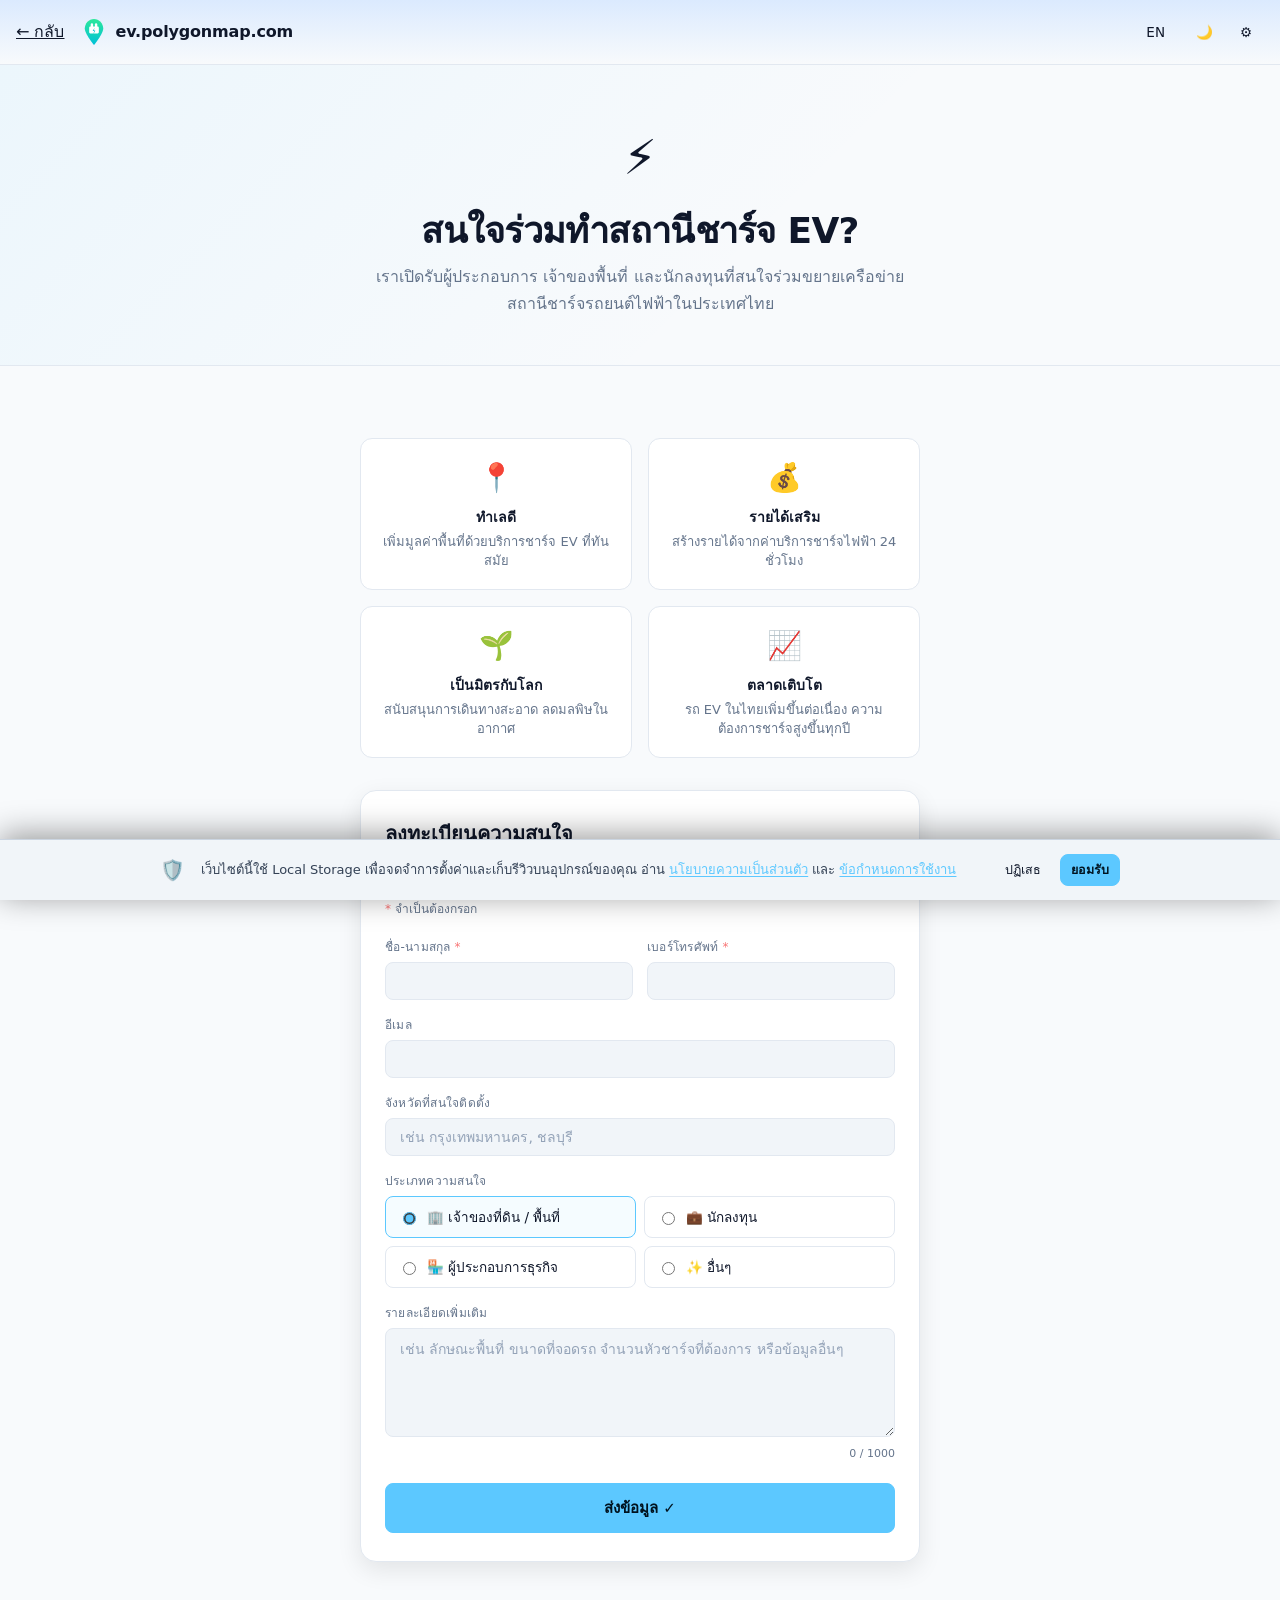
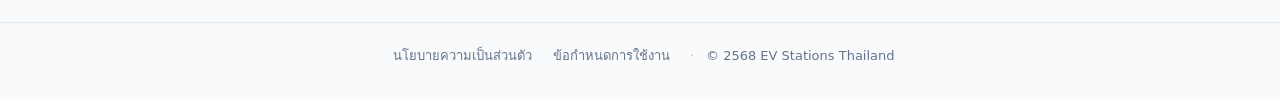
<file: ev-polygonmap-local/interested.html>
<!DOCTYPE html>
<html lang="th" data-theme="light">
<head>
<meta charset="UTF-8">
<meta name="viewport" content="width=device-width, initial-scale=1.0">
<title>สนใจทำสถานีชาร์จ EV — EV Stations Thailand</title>
<meta name="description" content="สนใจร่วมเป็นส่วนหนึ่งของเครือข่ายสถานีชาร์จ EV ในประเทศไทย? ลงทะเบียนความสนใจของคุณที่นี่">
<link rel="icon" type="image/svg+xml" href="assets/logo-icon.svg">
<script>(function(){var t=localStorage.getItem('evmap.theme')||'light';document.documentElement.setAttribute('data-theme',t);})();</script>
<link rel="stylesheet" href="assets/styles.css">
<style>
  /* ─── Hero ─── */
  .interested-hero {
    background: linear-gradient(135deg, rgba(92,200,255,.08) 0%, transparent 60%);
    border-bottom: 1px solid var(--line);
    padding: 56px 20px 48px;
    text-align: center;
  }
  .interested-hero .hero-icon {
    font-size: 48px; margin-bottom: 16px; display: block;
  }
  .interested-hero h1 {
    font-size: clamp(24px, 5vw, 36px);
    font-weight: 800; letter-spacing: -.02em;
    margin: 0 0 12px; line-height: 1.2;
  }
  .interested-hero p {
    color: var(--muted); font-size: 16px;
    max-width: 540px; margin: 0 auto; line-height: 1.65;
  }

  /* ─── Benefits ─── */
  .benefits-grid {
    display: grid;
    grid-template-columns: repeat(auto-fit, minmax(200px, 1fr));
    gap: 16px; margin: 32px 0;
  }
  .benefit-card {
    background: var(--panel); border: 1px solid var(--line);
    border-radius: var(--r-2); padding: 18px 16px; text-align: center;
  }
  .benefit-card .icon { font-size: 28px; display: block; margin-bottom: 8px; }
  .benefit-card .title { font-weight: 600; font-size: 14px; margin-bottom: 4px; }
  .benefit-card .desc { color: var(--muted); font-size: 13px; line-height: 1.5; }

  /* ─── Form ─── */
  .form-shell {
    max-width: 600px; margin: 0 auto; padding: 40px 20px 60px;
  }
  .form-card {
    background: var(--panel); border: 1px solid var(--line);
    border-radius: var(--r-3); padding: 28px 24px;
    box-shadow: var(--shadow-2);
  }
  .form-card h2 {
    font-size: 20px; font-weight: 700; margin: 0 0 6px;
  }
  .form-card .subtitle {
    color: var(--muted); font-size: 14px; margin: 0 0 24px;
  }
  .form-row {
    display: grid; grid-template-columns: 1fr 1fr; gap: 14px;
  }
  @media (max-width: 520px) { .form-row { grid-template-columns: 1fr; } }

  .radio-group {
    display: grid; grid-template-columns: repeat(2, 1fr); gap: 8px;
  }
  @media (max-width: 420px) { .radio-group { grid-template-columns: 1fr; } }
  .radio-option {
    display: flex; align-items: center; gap: 8px;
    padding: 10px 12px; border: 1px solid var(--line);
    border-radius: var(--r-1); cursor: pointer;
    transition: all var(--t-fast); font-size: 13.5px;
  }
  .radio-option:hover { border-color: var(--line-strong); background: var(--bg-2); }
  .radio-option input[type=radio] { accent-color: var(--accent); }
  .radio-option input[type=radio]:checked + span { color: var(--text); }
  .radio-option:has(input:checked) { border-color: var(--accent); background: rgba(92,200,255,.06); }

  /* ─── Thank-you state ─── */
  .thank-you {
    display: none; text-align: center; padding: 32px 16px;
  }
  .thank-you .ty-icon { font-size: 52px; margin-bottom: 16px; display: block; }
  .thank-you h2 { font-size: 22px; font-weight: 700; margin: 0 0 10px; }
  .thank-you p { color: var(--muted); font-size: 14px; line-height: 1.65; max-width: 380px; margin: 0 auto 24px; }

  .char-count { font-size: 11px; color: var(--muted); text-align: right; margin-top: 3px; }
  .required-note { font-size: 12px; color: var(--muted); margin-bottom: 20px; }
  .required-star { color: var(--danger); }
</style>
</head>
<body>

<header class="app-header">
  <div class="app-header-inner">
    <a class="back" href="index.html">← กลับ</a>
    <a class="brand" href="index.html" id="brand"></a>
    <div class="header-spacer"></div>
    <div class="header-actions">
      <button class="btn btn-ghost lang-toggle" id="langToggle" title="Switch language">EN</button>
      <button class="btn btn-ghost btn-icon" id="themeToggle" title="Toggle theme">☀️</button>
      <a class="btn btn-ghost btn-icon" href="admin.html" title="Admin">⚙️</a>
    </div>
  </div>
</header>

<!-- Hero -->
<div class="interested-hero">
  <span class="hero-icon">⚡</span>
  <h1>สนใจร่วมทำสถานีชาร์จ EV?</h1>
  <p>เราเปิดรับผู้ประกอบการ เจ้าของพื้นที่ และนักลงทุนที่สนใจร่วมขยายเครือข่ายสถานีชาร์จรถยนต์ไฟฟ้าในประเทศไทย</p>
</div>

<div class="form-shell">
  <!-- Benefits -->
  <div class="benefits-grid">
    <div class="benefit-card">
      <span class="icon">📍</span>
      <div class="title">ทำเลดี</div>
      <div class="desc">เพิ่มมูลค่าพื้นที่ด้วยบริการชาร์จ EV ที่ทันสมัย</div>
    </div>
    <div class="benefit-card">
      <span class="icon">💰</span>
      <div class="title">รายได้เสริม</div>
      <div class="desc">สร้างรายได้จากค่าบริการชาร์จไฟฟ้า 24 ชั่วโมง</div>
    </div>
    <div class="benefit-card">
      <span class="icon">🌱</span>
      <div class="title">เป็นมิตรกับโลก</div>
      <div class="desc">สนับสนุนการเดินทางสะอาด ลดมลพิษในอากาศ</div>
    </div>
    <div class="benefit-card">
      <span class="icon">📈</span>
      <div class="title">ตลาดเติบโต</div>
      <div class="desc">รถ EV ในไทยเพิ่มขึ้นต่อเนื่อง ความต้องการชาร์จสูงขึ้นทุกปี</div>
    </div>
  </div>

  <!-- Form -->
  <div class="form-card" id="formCard">
    <h2>ลงทะเบียนความสนใจ</h2>
    <p class="subtitle">กรอกข้อมูลเพื่อให้เราติดต่อกลับ ไม่มีค่าใช้จ่ายในการลงทะเบียน</p>
    <p class="required-note"><span class="required-star">*</span> จำเป็นต้องกรอก</p>

    <form id="interestedForm" novalidate>
      <div class="form-row">
        <div class="field">
          <span class="label">ชื่อ-นามสกุล <span class="required-star">*</span></span>
          <input type="text" class="input" id="fname" maxlength="80" autocomplete="name" required>
        </div>
        <div class="field">
          <span class="label">เบอร์โทรศัพท์ <span class="required-star">*</span></span>
          <input type="tel" class="input" id="fphone" maxlength="20" autocomplete="tel" required>
        </div>
      </div>

      <div class="field mt-2">
        <span class="label">อีเมล</span>
        <input type="email" class="input" id="femail" maxlength="100" autocomplete="email">
      </div>

      <div class="field mt-2">
        <span class="label">จังหวัดที่สนใจติดตั้ง</span>
        <input type="text" class="input" id="fprovince" maxlength="60" list="province-list" placeholder="เช่น กรุงเทพมหานคร, ชลบุรี">
        <datalist id="province-list">
          <option>กรุงเทพมหานคร</option><option>กระบี่</option><option>กาญจนบุรี</option>
          <option>กาฬสินธุ์</option><option>กำแพงเพชร</option><option>ขอนแก่น</option>
          <option>จันทบุรี</option><option>ฉะเชิงเทรา</option><option>ชลบุรี</option>
          <option>ชัยนาท</option><option>ชัยภูมิ</option><option>ชุมพร</option>
          <option>เชียงราย</option><option>เชียงใหม่</option><option>ตรัง</option>
          <option>ตราด</option><option>ตาก</option><option>นครนายก</option>
          <option>นครปฐม</option><option>นครพนม</option><option>นครราชสีมา</option>
          <option>นครศรีธรรมราช</option><option>นครสวรรค์</option><option>นนทบุรี</option>
          <option>นราธิวาส</option><option>น่าน</option><option>บึงกาฬ</option>
          <option>บุรีรัมย์</option><option>ปทุมธานี</option><option>ประจวบคีรีขันธ์</option>
          <option>ปราจีนบุรี</option><option>ปัตตานี</option><option>พระนครศรีอยุธยา</option>
          <option>พะเยา</option><option>พังงา</option><option>พัทลุง</option>
          <option>พิจิตร</option><option>พิษณุโลก</option><option>เพชรบุรี</option>
          <option>เพชรบูรณ์</option><option>แพร่</option><option>ภูเก็ต</option>
          <option>มหาสารคาม</option><option>มุกดาหาร</option><option>แม่ฮ่องสอน</option>
          <option>ยโสธร</option><option>ยะลา</option><option>ร้อยเอ็ด</option>
          <option>ระนอง</option><option>ระยอง</option><option>ราชบุรี</option>
          <option>ลพบุรี</option><option>ลำปาง</option><option>ลำพูน</option>
          <option>เลย</option><option>ศรีสะเกษ</option><option>สกลนคร</option>
          <option>สงขลา</option><option>สตูล</option><option>สมุทรปราการ</option>
          <option>สมุทรสงคราม</option><option>สมุทรสาคร</option><option>สระแก้ว</option>
          <option>สระบุรี</option><option>สิงห์บุรี</option><option>สุโขทัย</option>
          <option>สุพรรณบุรี</option><option>สุราษฎร์ธานี</option><option>สุรินทร์</option>
          <option>หนองคาย</option><option>หนองบัวลำภู</option><option>อ่างทอง</option>
          <option>อำนาจเจริญ</option><option>อุดรธานี</option><option>อุตรดิตถ์</option>
          <option>อุทัยธานี</option><option>อุบลราชธานี</option>
        </datalist>
      </div>

      <div class="field mt-2">
        <span class="label">ประเภทความสนใจ</span>
        <div class="radio-group">
          <label class="radio-option">
            <input type="radio" name="interestType" value="เจ้าของที่ดิน / พื้นที่" checked>
            <span>🏢 เจ้าของที่ดิน / พื้นที่</span>
          </label>
          <label class="radio-option">
            <input type="radio" name="interestType" value="นักลงทุน">
            <span>💼 นักลงทุน</span>
          </label>
          <label class="radio-option">
            <input type="radio" name="interestType" value="ผู้ประกอบการธุรกิจ">
            <span>🏪 ผู้ประกอบการธุรกิจ</span>
          </label>
          <label class="radio-option">
            <input type="radio" name="interestType" value="อื่นๆ">
            <span>✨ อื่นๆ</span>
          </label>
        </div>
      </div>

      <div class="field mt-2">
        <span class="label">รายละเอียดเพิ่มเติม</span>
        <textarea class="textarea" id="fdetails" rows="4" maxlength="1000"
          placeholder="เช่น ลักษณะพื้นที่ ขนาดที่จอดรถ จำนวนหัวชาร์จที่ต้องการ หรือข้อมูลอื่นๆ"></textarea>
        <div class="char-count"><span id="detailsCount">0</span> / 1000</div>
      </div>

      <button type="submit" class="btn btn-primary btn-lg" style="width:100%; margin-top:20px;">
        ส่งข้อมูล ✓
      </button>
    </form>

    <!-- Thank you -->
    <div class="thank-you" id="thankYou">
      <span class="ty-icon">🎉</span>
      <h2>ขอบคุณที่แจ้งความสนใจ!</h2>
      <p>เราได้รับข้อมูลของคุณแล้ว ทีมงานจะติดต่อกลับภายใน 3-5 วันทำการ</p>
      <a href="index.html" class="btn btn-primary">กลับหน้าแผนที่</a>
    </div>
  </div>
</div>

<footer class="site-footer">
  <a href="privacy.html">นโยบายความเป็นส่วนตัว</a>
  <a href="terms.html">ข้อกำหนดการใช้งาน</a>
  <span style="opacity:.4;margin:0 8px;">·</span>
  <span>© 2568 EV Stations Thailand</span>
</footer>

<div class="toast-wrap" id="toastWrap"></div>

<script src="assets/i18n.js"></script>
<script src="assets/page-i18n.js"></script>
<script src="assets/app.js"></script>
<script>
(() => {
  EVi18n.apply();
  EVApp.renderBrand(document.getElementById('brand'));

  // Theme toggle
  const themeBtn = document.getElementById('themeToggle');
  function syncTheme() {
    const dark = document.documentElement.getAttribute('data-theme') !== 'light';
    themeBtn.textContent = dark ? '☀️' : '🌙';
  }
  syncTheme();
  themeBtn.addEventListener('click', () => {
    const next = document.documentElement.getAttribute('data-theme') === 'light' ? 'dark' : 'light';
    EVApp.setTheme(next); syncTheme();
  });

  // Lang toggle
  document.getElementById('langToggle').addEventListener('click', () => {
    EVi18n.setLang(EVi18n.nextLang());
    EVi18n.apply();
    EVPageI18n.apply('interested');
  });
  EVPageI18n.apply('interested');

  // Char count
  const detailsTA = document.getElementById('fdetails');
  const detailsCount = document.getElementById('detailsCount');
  detailsTA.addEventListener('input', () => { detailsCount.textContent = detailsTA.value.length; });

  function toast(msg, kind = '') {
    const el = document.createElement('div');
    el.className = 'toast ' + kind;
    el.textContent = msg;
    document.getElementById('toastWrap').appendChild(el);
    setTimeout(() => el.remove(), 3200);
  }

  // Form submit
  document.getElementById('interestedForm').addEventListener('submit', e => {
    e.preventDefault();
    const name  = document.getElementById('fname').value.trim();
    const phone = document.getElementById('fphone').value.trim();
    if (!name)  { toast(EVPageI18n.t('interested', 'errors.name'), 'danger'); return; }
    if (!phone) { toast(EVPageI18n.t('interested', 'errors.phone'), 'danger'); return; }

    const data = {
      name,
      phone,
      email:        document.getElementById('femail').value.trim(),
      province:     document.getElementById('fprovince').value.trim(),
      interestType: document.querySelector('input[name=interestType]:checked')?.value || '',
      details:      detailsTA.value.trim(),
    };

    const result = EVApp.addSubmission('interested', data);
    if (!result) { toast(EVPageI18n.t('interested', 'errors.generic'), 'danger'); return; }

    document.getElementById('interestedForm').style.display = 'none';
    document.getElementById('thankYou').style.display = 'block';
  });
})();
</script>
</body>
</html>
</file>
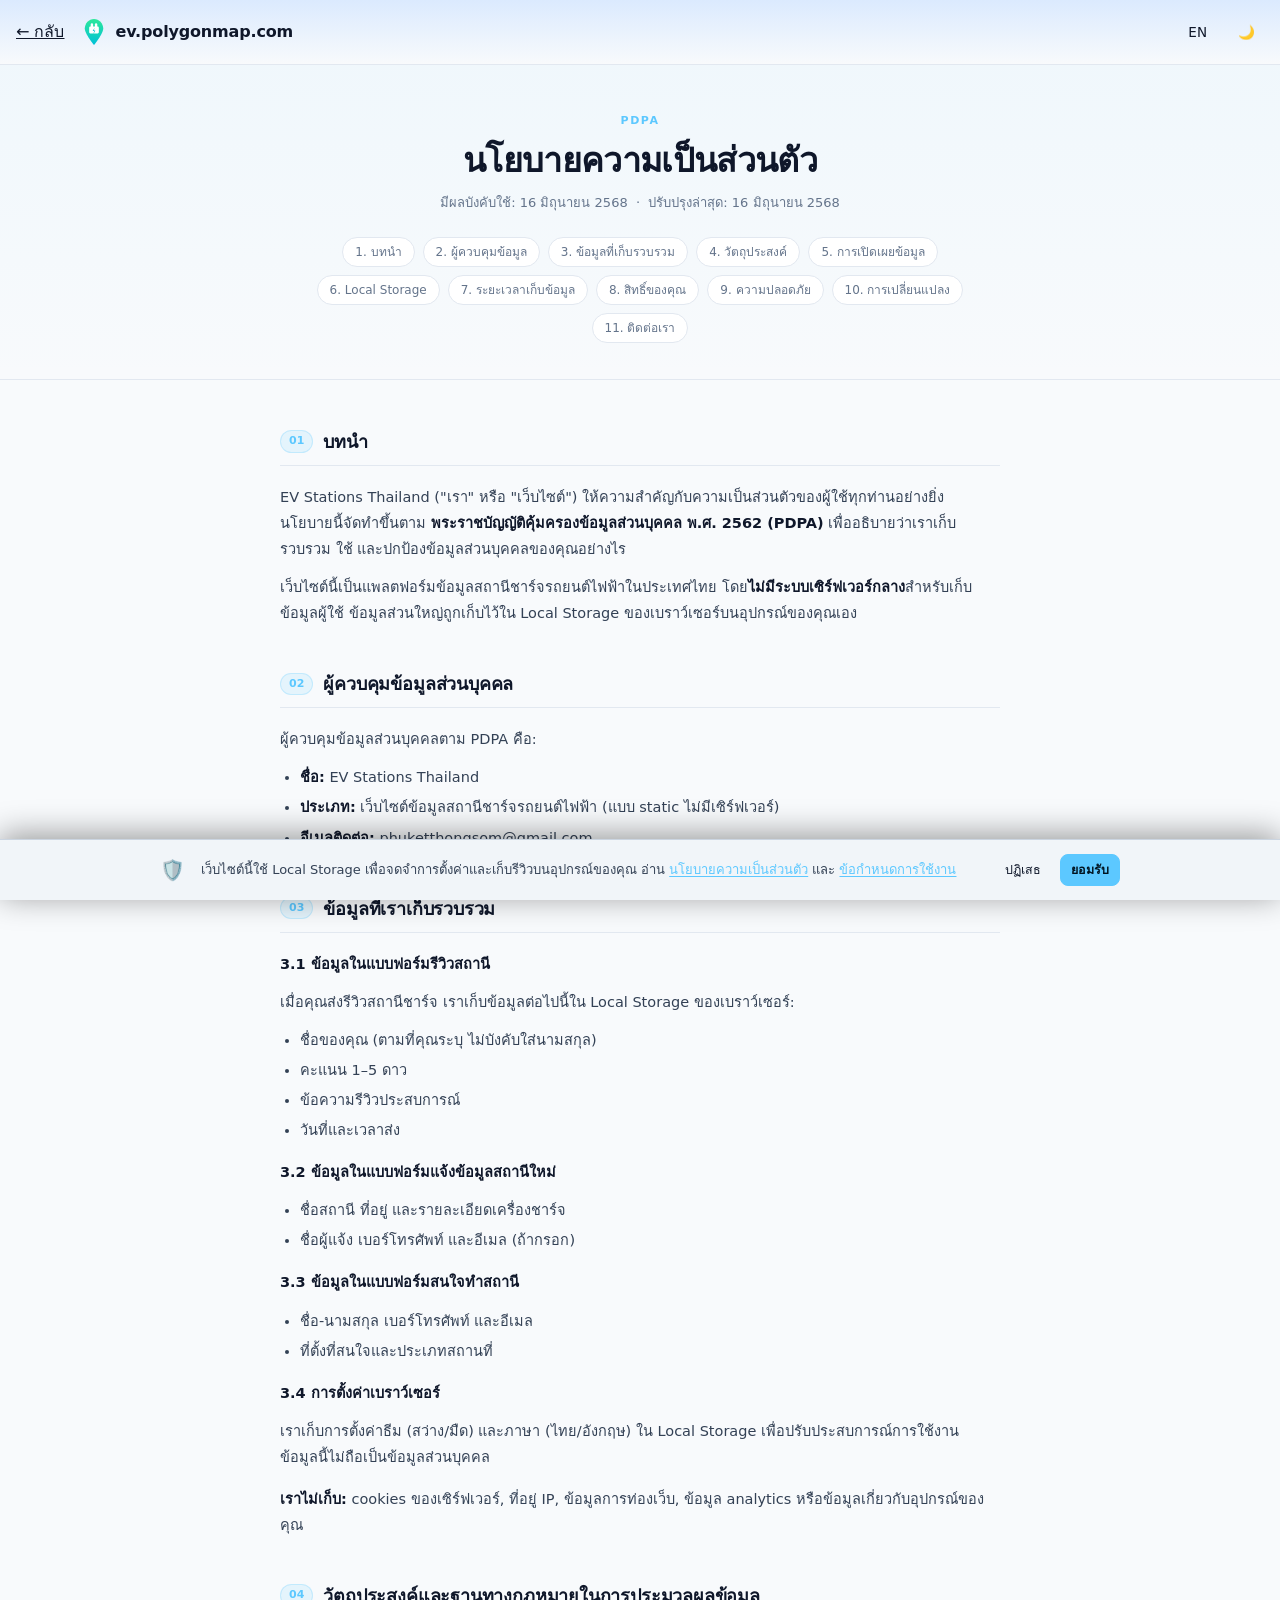
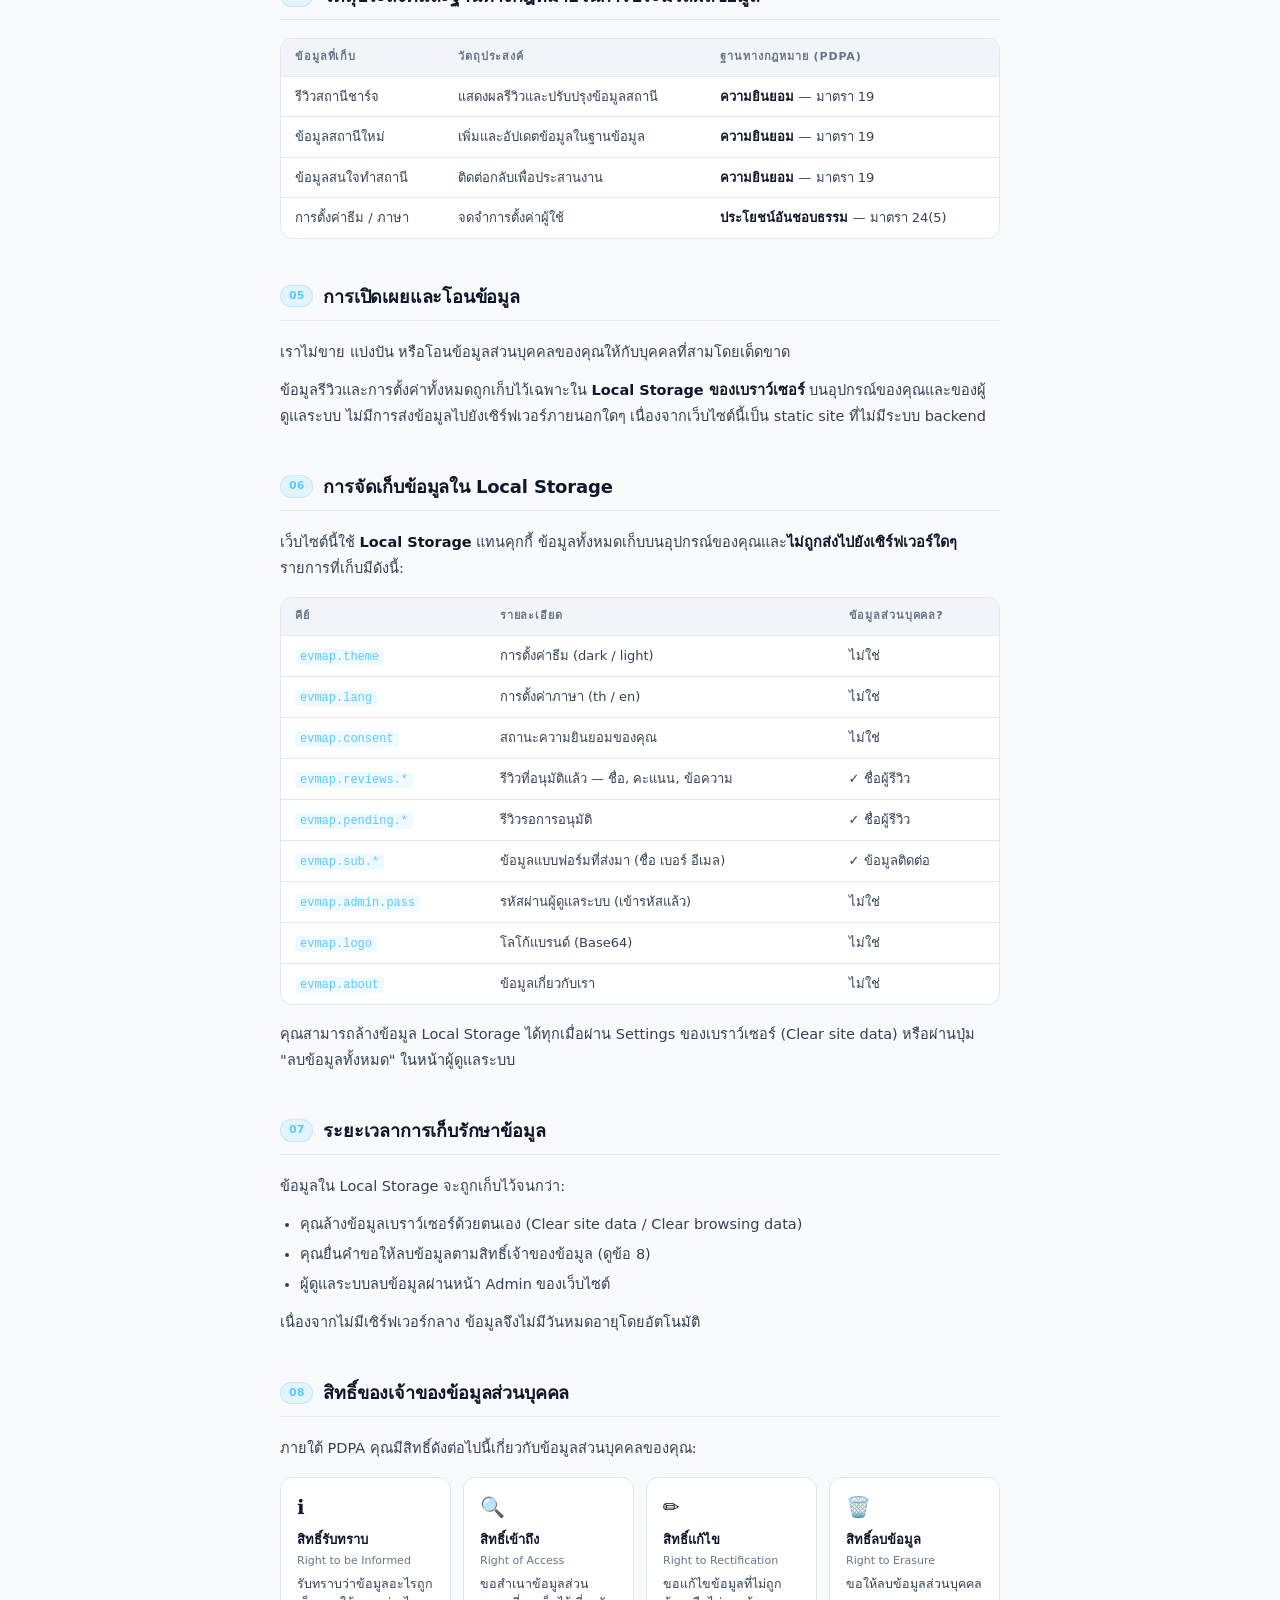
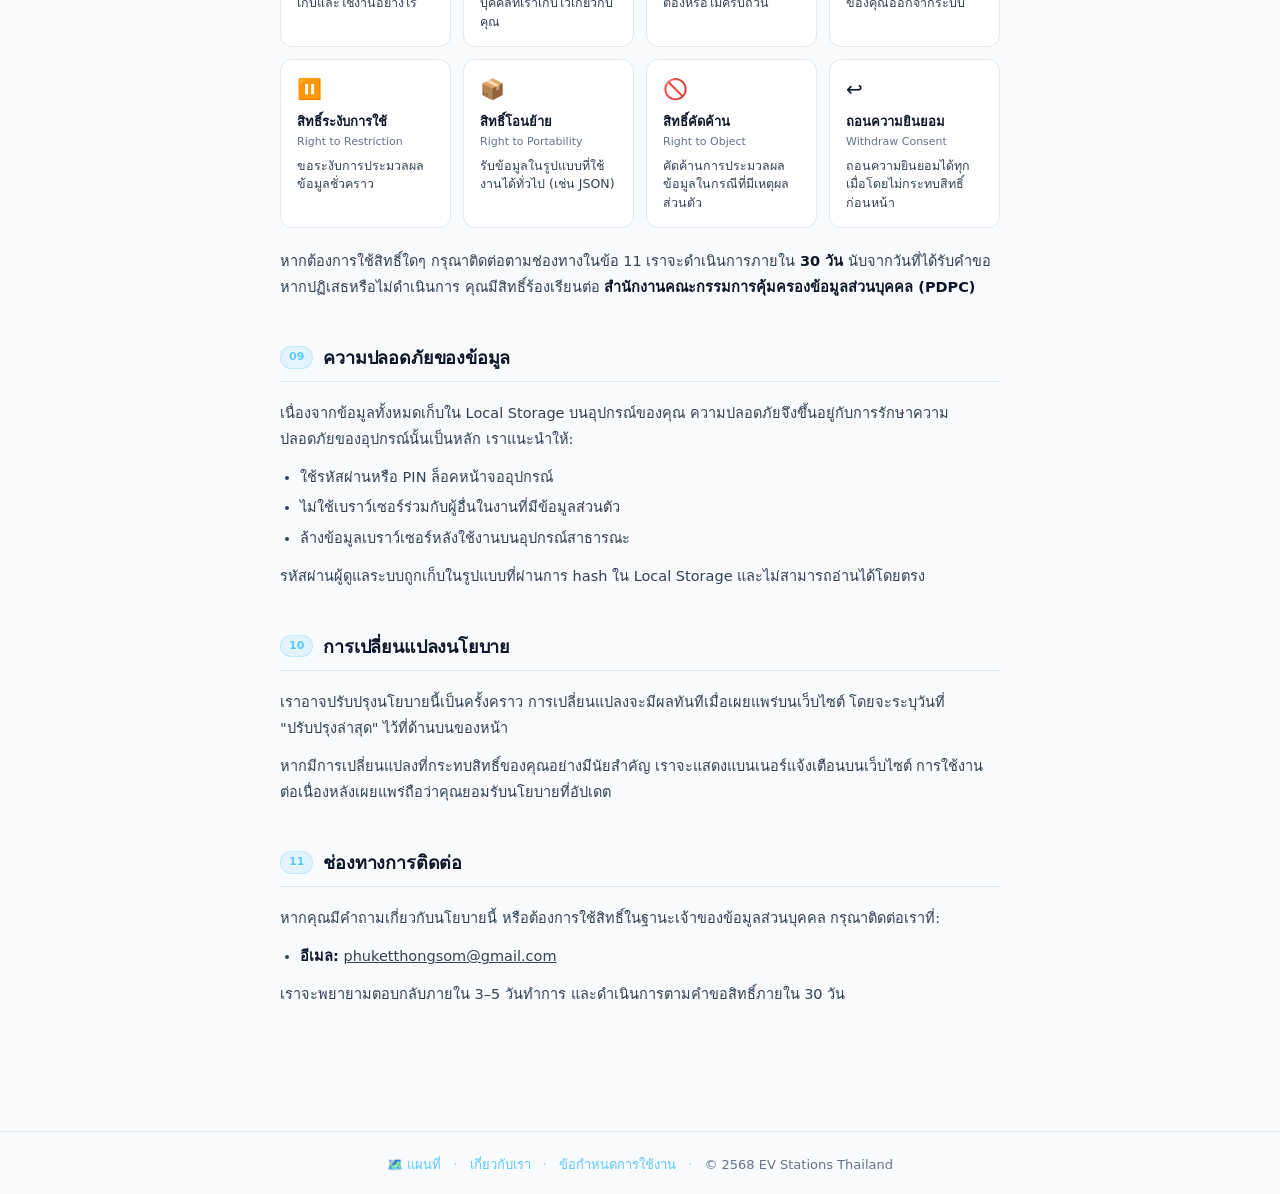
<file: ev-polygonmap-local/privacy.html>
<!DOCTYPE html>
<html lang="th" data-theme="light">
<head>
<meta charset="UTF-8">
<meta name="viewport" content="width=device-width, initial-scale=1.0">
<title>นโยบายความเป็นส่วนตัว (PDPA) — EV Stations Thailand</title>
<meta name="description" content="นโยบายความเป็นส่วนตัวของ EV Stations Thailand ตามพระราชบัญญัติคุ้มครองข้อมูลส่วนบุคคล (PDPA) พ.ศ. 2562">
<meta name="robots" content="noindex, follow">
<link rel="icon" type="image/svg+xml" href="assets/logo-icon.svg">
<script>(function(){var t=localStorage.getItem('evmap.theme')||'light';document.documentElement.setAttribute('data-theme',t);})();</script>
<link rel="stylesheet" href="assets/styles.css">
</head>
<body>

<header class="app-header">
  <div class="app-header-inner">
    <a class="back" href="index.html">← กลับ</a>
    <a class="brand" href="index.html" id="brand"></a>
    <div class="header-spacer"></div>
    <div class="header-actions">
      <button class="btn btn-ghost lang-toggle" id="langToggle" title="Switch language">EN</button>
      <button class="btn btn-ghost btn-icon" id="themeToggle" title="Toggle theme">☀️</button>
    </div>
  </div>
</header>

<!-- Hero -->
<div class="legal-hero">
  <div class="eyebrow">PDPA</div>
  <h1>นโยบายความเป็นส่วนตัว</h1>
  <p class="updated">มีผลบังคับใช้: 16 มิถุนายน 2568 &nbsp;·&nbsp; ปรับปรุงล่าสุด: 16 มิถุนายน 2568</p>
  <nav class="legal-toc" aria-label="สารบัญ">
    <a href="#s1">1. บทนำ</a>
    <a href="#s2">2. ผู้ควบคุมข้อมูล</a>
    <a href="#s3">3. ข้อมูลที่เก็บรวบรวม</a>
    <a href="#s4">4. วัตถุประสงค์</a>
    <a href="#s5">5. การเปิดเผยข้อมูล</a>
    <a href="#s6">6. Local Storage</a>
    <a href="#s7">7. ระยะเวลาเก็บข้อมูล</a>
    <a href="#s8">8. สิทธิ์ของคุณ</a>
    <a href="#s9">9. ความปลอดภัย</a>
    <a href="#s10">10. การเปลี่ยนแปลง</a>
    <a href="#s11">11. ติดต่อเรา</a>
  </nav>
</div>

<!-- Content -->
<div class="legal-body">

  <!-- 1 -->
  <div class="legal-section" id="s1">
    <div class="legal-section-head">
      <span class="legal-section-num">01</span>
      <h2>บทนำ</h2>
    </div>
    <p>EV Stations Thailand ("เรา" หรือ "เว็บไซต์") ให้ความสำคัญกับความเป็นส่วนตัวของผู้ใช้ทุกท่านอย่างยิ่ง นโยบายนี้จัดทำขึ้นตาม <strong>พระราชบัญญัติคุ้มครองข้อมูลส่วนบุคคล พ.ศ. 2562 (PDPA)</strong> เพื่ออธิบายว่าเราเก็บรวบรวม ใช้ และปกป้องข้อมูลส่วนบุคคลของคุณอย่างไร</p>
    <p>เว็บไซต์นี้เป็นแพลตฟอร์มข้อมูลสถานีชาร์จรถยนต์ไฟฟ้าในประเทศไทย โดย<strong>ไม่มีระบบเซิร์ฟเวอร์กลาง</strong>สำหรับเก็บข้อมูลผู้ใช้ ข้อมูลส่วนใหญ่ถูกเก็บไว้ใน Local Storage ของเบราว์เซอร์บนอุปกรณ์ของคุณเอง</p>
  </div>

  <!-- 2 -->
  <div class="legal-section" id="s2">
    <div class="legal-section-head">
      <span class="legal-section-num">02</span>
      <h2>ผู้ควบคุมข้อมูลส่วนบุคคล</h2>
    </div>
    <p>ผู้ควบคุมข้อมูลส่วนบุคคลตาม PDPA คือ:</p>
    <ul>
      <li><strong>ชื่อ:</strong> EV Stations Thailand</li>
      <li><strong>ประเภท:</strong> เว็บไซต์ข้อมูลสถานีชาร์จรถยนต์ไฟฟ้า (แบบ static ไม่มีเซิร์ฟเวอร์)</li>
      <li><strong>อีเมลติดต่อ:</strong> <span id="controllerEmail"></span></li>
    </ul>
  </div>

  <!-- 3 -->
  <div class="legal-section" id="s3">
    <div class="legal-section-head">
      <span class="legal-section-num">03</span>
      <h2>ข้อมูลที่เราเก็บรวบรวม</h2>
    </div>
    <p><strong>3.1 ข้อมูลในแบบฟอร์มรีวิวสถานี</strong></p>
    <p>เมื่อคุณส่งรีวิวสถานีชาร์จ เราเก็บข้อมูลต่อไปนี้ใน Local Storage ของเบราว์เซอร์:</p>
    <ul>
      <li>ชื่อของคุณ (ตามที่คุณระบุ ไม่บังคับใส่นามสกุล)</li>
      <li>คะแนน 1–5 ดาว</li>
      <li>ข้อความรีวิวประสบการณ์</li>
      <li>วันที่และเวลาส่ง</li>
    </ul>

    <p style="margin-top:16px;"><strong>3.2 ข้อมูลในแบบฟอร์มแจ้งข้อมูลสถานีใหม่</strong></p>
    <ul>
      <li>ชื่อสถานี ที่อยู่ และรายละเอียดเครื่องชาร์จ</li>
      <li>ชื่อผู้แจ้ง เบอร์โทรศัพท์ และอีเมล (ถ้ากรอก)</li>
    </ul>

    <p style="margin-top:16px;"><strong>3.3 ข้อมูลในแบบฟอร์มสนใจทำสถานี</strong></p>
    <ul>
      <li>ชื่อ-นามสกุล เบอร์โทรศัพท์ และอีเมล</li>
      <li>ที่ตั้งที่สนใจและประเภทสถานที่</li>
    </ul>

    <p style="margin-top:16px;"><strong>3.4 การตั้งค่าเบราว์เซอร์</strong></p>
    <p>เราเก็บการตั้งค่าธีม (สว่าง/มืด) และภาษา (ไทย/อังกฤษ) ใน Local Storage เพื่อปรับประสบการณ์การใช้งาน ข้อมูลนี้ไม่ถือเป็นข้อมูลส่วนบุคคล</p>

    <p style="margin-top:16px;"><strong>เราไม่เก็บ:</strong> cookies ของเซิร์ฟเวอร์, ที่อยู่ IP, ข้อมูลการท่องเว็บ, ข้อมูล analytics หรือข้อมูลเกี่ยวกับอุปกรณ์ของคุณ</p>
  </div>

  <!-- 4 -->
  <div class="legal-section" id="s4">
    <div class="legal-section-head">
      <span class="legal-section-num">04</span>
      <h2>วัตถุประสงค์และฐานทางกฎหมายในการประมวลผลข้อมูล</h2>
    </div>
    <div class="ls-table-wrap">
      <table class="ls-table">
        <thead>
          <tr>
            <th>ข้อมูลที่เก็บ</th>
            <th>วัตถุประสงค์</th>
            <th>ฐานทางกฎหมาย (PDPA)</th>
          </tr>
        </thead>
        <tbody>
          <tr>
            <td>รีวิวสถานีชาร์จ</td>
            <td>แสดงผลรีวิวและปรับปรุงข้อมูลสถานี</td>
            <td><strong>ความยินยอม</strong> — มาตรา 19</td>
          </tr>
          <tr>
            <td>ข้อมูลสถานีใหม่</td>
            <td>เพิ่มและอัปเดตข้อมูลในฐานข้อมูล</td>
            <td><strong>ความยินยอม</strong> — มาตรา 19</td>
          </tr>
          <tr>
            <td>ข้อมูลสนใจทำสถานี</td>
            <td>ติดต่อกลับเพื่อประสานงาน</td>
            <td><strong>ความยินยอม</strong> — มาตรา 19</td>
          </tr>
          <tr>
            <td>การตั้งค่าธีม / ภาษา</td>
            <td>จดจำการตั้งค่าผู้ใช้</td>
            <td><strong>ประโยชน์อันชอบธรรม</strong> — มาตรา 24(5)</td>
          </tr>
        </tbody>
      </table>
    </div>
  </div>

  <!-- 5 -->
  <div class="legal-section" id="s5">
    <div class="legal-section-head">
      <span class="legal-section-num">05</span>
      <h2>การเปิดเผยและโอนข้อมูล</h2>
    </div>
    <p>เราไม่ขาย แบ่งปัน หรือโอนข้อมูลส่วนบุคคลของคุณให้กับบุคคลที่สามโดยเด็ดขาด</p>
    <p>ข้อมูลรีวิวและการตั้งค่าทั้งหมดถูกเก็บไว้เฉพาะใน <strong>Local Storage ของเบราว์เซอร์</strong> บนอุปกรณ์ของคุณและของผู้ดูแลระบบ ไม่มีการส่งข้อมูลไปยังเซิร์ฟเวอร์ภายนอกใดๆ เนื่องจากเว็บไซต์นี้เป็น static site ที่ไม่มีระบบ backend</p>
  </div>

  <!-- 6 -->
  <div class="legal-section" id="s6">
    <div class="legal-section-head">
      <span class="legal-section-num">06</span>
      <h2>การจัดเก็บข้อมูลใน Local Storage</h2>
    </div>
    <p>เว็บไซต์นี้ใช้ <strong>Local Storage</strong> แทนคุกกี้ ข้อมูลทั้งหมดเก็บบนอุปกรณ์ของคุณและ<strong>ไม่ถูกส่งไปยังเซิร์ฟเวอร์ใดๆ</strong> รายการที่เก็บมีดังนี้:</p>
    <div class="ls-table-wrap" style="margin-top:16px;">
      <table class="ls-table">
        <thead>
          <tr><th>คีย์</th><th>รายละเอียด</th><th>ข้อมูลส่วนบุคคล?</th></tr>
        </thead>
        <tbody>
          <tr><td><code>evmap.theme</code></td><td>การตั้งค่าธีม (dark / light)</td><td>ไม่ใช่</td></tr>
          <tr><td><code>evmap.lang</code></td><td>การตั้งค่าภาษา (th / en)</td><td>ไม่ใช่</td></tr>
          <tr><td><code>evmap.consent</code></td><td>สถานะความยินยอมของคุณ</td><td>ไม่ใช่</td></tr>
          <tr><td><code>evmap.reviews.*</code></td><td>รีวิวที่อนุมัติแล้ว — ชื่อ, คะแนน, ข้อความ</td><td>✓ ชื่อผู้รีวิว</td></tr>
          <tr><td><code>evmap.pending.*</code></td><td>รีวิวรอการอนุมัติ</td><td>✓ ชื่อผู้รีวิว</td></tr>
          <tr><td><code>evmap.sub.*</code></td><td>ข้อมูลแบบฟอร์มที่ส่งมา (ชื่อ เบอร์ อีเมล)</td><td>✓ ข้อมูลติดต่อ</td></tr>
          <tr><td><code>evmap.admin.pass</code></td><td>รหัสผ่านผู้ดูแลระบบ (เข้ารหัสแล้ว)</td><td>ไม่ใช่</td></tr>
          <tr><td><code>evmap.logo</code></td><td>โลโก้แบรนด์ (Base64)</td><td>ไม่ใช่</td></tr>
          <tr><td><code>evmap.about</code></td><td>ข้อมูลเกี่ยวกับเรา</td><td>ไม่ใช่</td></tr>
        </tbody>
      </table>
    </div>
    <p style="margin-top:16px;">คุณสามารถล้างข้อมูล Local Storage ได้ทุกเมื่อผ่าน Settings ของเบราว์เซอร์ (Clear site data) หรือผ่านปุ่ม "ลบข้อมูลทั้งหมด" ในหน้าผู้ดูแลระบบ</p>
  </div>

  <!-- 7 -->
  <div class="legal-section" id="s7">
    <div class="legal-section-head">
      <span class="legal-section-num">07</span>
      <h2>ระยะเวลาการเก็บรักษาข้อมูล</h2>
    </div>
    <p>ข้อมูลใน Local Storage จะถูกเก็บไว้จนกว่า:</p>
    <ul>
      <li>คุณล้างข้อมูลเบราว์เซอร์ด้วยตนเอง (Clear site data / Clear browsing data)</li>
      <li>คุณยื่นคำขอให้ลบข้อมูลตามสิทธิ์เจ้าของข้อมูล (ดูข้อ 8)</li>
      <li>ผู้ดูแลระบบลบข้อมูลผ่านหน้า Admin ของเว็บไซต์</li>
    </ul>
    <p>เนื่องจากไม่มีเซิร์ฟเวอร์กลาง ข้อมูลจึงไม่มีวันหมดอายุโดยอัตโนมัติ</p>
  </div>

  <!-- 8 -->
  <div class="legal-section" id="s8">
    <div class="legal-section-head">
      <span class="legal-section-num">08</span>
      <h2>สิทธิ์ของเจ้าของข้อมูลส่วนบุคคล</h2>
    </div>
    <p>ภายใต้ PDPA คุณมีสิทธิ์ดังต่อไปนี้เกี่ยวกับข้อมูลส่วนบุคคลของคุณ:</p>
    <div class="legal-rights-grid">
      <div class="right-card">
        <span class="right-icon">ℹ️</span>
        <div class="right-title">สิทธิ์รับทราบ</div>
        <div class="right-en">Right to be Informed</div>
        <div class="right-desc">รับทราบว่าข้อมูลอะไรถูกเก็บและใช้งานอย่างไร</div>
      </div>
      <div class="right-card">
        <span class="right-icon">🔍</span>
        <div class="right-title">สิทธิ์เข้าถึง</div>
        <div class="right-en">Right of Access</div>
        <div class="right-desc">ขอสำเนาข้อมูลส่วนบุคคลที่เราเก็บไว้เกี่ยวกับคุณ</div>
      </div>
      <div class="right-card">
        <span class="right-icon">✏️</span>
        <div class="right-title">สิทธิ์แก้ไข</div>
        <div class="right-en">Right to Rectification</div>
        <div class="right-desc">ขอแก้ไขข้อมูลที่ไม่ถูกต้องหรือไม่ครบถ้วน</div>
      </div>
      <div class="right-card">
        <span class="right-icon">🗑️</span>
        <div class="right-title">สิทธิ์ลบข้อมูล</div>
        <div class="right-en">Right to Erasure</div>
        <div class="right-desc">ขอให้ลบข้อมูลส่วนบุคคลของคุณออกจากระบบ</div>
      </div>
      <div class="right-card">
        <span class="right-icon">⏸️</span>
        <div class="right-title">สิทธิ์ระงับการใช้</div>
        <div class="right-en">Right to Restriction</div>
        <div class="right-desc">ขอระงับการประมวลผลข้อมูลชั่วคราว</div>
      </div>
      <div class="right-card">
        <span class="right-icon">📦</span>
        <div class="right-title">สิทธิ์โอนย้าย</div>
        <div class="right-en">Right to Portability</div>
        <div class="right-desc">รับข้อมูลในรูปแบบที่ใช้งานได้ทั่วไป (เช่น JSON)</div>
      </div>
      <div class="right-card">
        <span class="right-icon">🚫</span>
        <div class="right-title">สิทธิ์คัดค้าน</div>
        <div class="right-en">Right to Object</div>
        <div class="right-desc">คัดค้านการประมวลผลข้อมูลในกรณีที่มีเหตุผลส่วนตัว</div>
      </div>
      <div class="right-card">
        <span class="right-icon">↩️</span>
        <div class="right-title">ถอนความยินยอม</div>
        <div class="right-en">Withdraw Consent</div>
        <div class="right-desc">ถอนความยินยอมได้ทุกเมื่อโดยไม่กระทบสิทธิ์ก่อนหน้า</div>
      </div>
    </div>
    <p style="margin-top:20px;">หากต้องการใช้สิทธิ์ใดๆ กรุณาติดต่อตามช่องทางในข้อ 11 เราจะดำเนินการภายใน <strong>30 วัน</strong> นับจากวันที่ได้รับคำขอ หากปฏิเสธหรือไม่ดำเนินการ คุณมีสิทธิ์ร้องเรียนต่อ <strong>สำนักงานคณะกรรมการคุ้มครองข้อมูลส่วนบุคคล (PDPC)</strong></p>
  </div>

  <!-- 9 -->
  <div class="legal-section" id="s9">
    <div class="legal-section-head">
      <span class="legal-section-num">09</span>
      <h2>ความปลอดภัยของข้อมูล</h2>
    </div>
    <p>เนื่องจากข้อมูลทั้งหมดเก็บใน Local Storage บนอุปกรณ์ของคุณ ความปลอดภัยจึงขึ้นอยู่กับการรักษาความปลอดภัยของอุปกรณ์นั้นเป็นหลัก เราแนะนำให้:</p>
    <ul>
      <li>ใช้รหัสผ่านหรือ PIN ล็อคหน้าจออุปกรณ์</li>
      <li>ไม่ใช้เบราว์เซอร์ร่วมกับผู้อื่นในงานที่มีข้อมูลส่วนตัว</li>
      <li>ล้างข้อมูลเบราว์เซอร์หลังใช้งานบนอุปกรณ์สาธารณะ</li>
    </ul>
    <p>รหัสผ่านผู้ดูแลระบบถูกเก็บในรูปแบบที่ผ่านการ hash ใน Local Storage และไม่สามารถอ่านได้โดยตรง</p>
  </div>

  <!-- 10 -->
  <div class="legal-section" id="s10">
    <div class="legal-section-head">
      <span class="legal-section-num">10</span>
      <h2>การเปลี่ยนแปลงนโยบาย</h2>
    </div>
    <p>เราอาจปรับปรุงนโยบายนี้เป็นครั้งคราว การเปลี่ยนแปลงจะมีผลทันทีเมื่อเผยแพร่บนเว็บไซต์ โดยจะระบุวันที่ "ปรับปรุงล่าสุด" ไว้ที่ด้านบนของหน้า</p>
    <p>หากมีการเปลี่ยนแปลงที่กระทบสิทธิ์ของคุณอย่างมีนัยสำคัญ เราจะแสดงแบนเนอร์แจ้งเตือนบนเว็บไซต์ การใช้งานต่อเนื่องหลังเผยแพร่ถือว่าคุณยอมรับนโยบายที่อัปเดต</p>
  </div>

  <!-- 11 -->
  <div class="legal-section" id="s11">
    <div class="legal-section-head">
      <span class="legal-section-num">11</span>
      <h2>ช่องทางการติดต่อ</h2>
    </div>
    <p>หากคุณมีคำถามเกี่ยวกับนโยบายนี้ หรือต้องการใช้สิทธิ์ในฐานะเจ้าของข้อมูลส่วนบุคคล กรุณาติดต่อเราที่:</p>
    <ul>
      <li><strong>อีเมล:</strong> <span id="contactEmail"></span></li>
    </ul>
    <p>เราจะพยายามตอบกลับภายใน 3–5 วันทำการ และดำเนินการตามคำขอสิทธิ์ภายใน 30 วัน</p>
  </div>

</div>

<footer class="legal-page-footer">
  <a href="index.html">🗺️ แผนที่</a>
  <span class="sep">·</span>
  <a href="about.html">เกี่ยวกับเรา</a>
  <span class="sep">·</span>
  <a href="terms.html">ข้อกำหนดการใช้งาน</a>
  <span class="sep">·</span>
  <span>© 2568 EV Stations Thailand</span>
</footer>

<div class="toast-wrap" id="toastWrap"></div>

<script src="assets/i18n.js"></script>
<script src="assets/page-i18n.js"></script>
<script src="assets/app.js"></script>
<script>
(() => {
  EVi18n.apply();
  EVApp.renderBrand(document.getElementById('brand'));

  const themeBtn = document.getElementById('themeToggle');
  function syncTheme() {
    themeBtn.textContent = document.documentElement.getAttribute('data-theme') !== 'light' ? '☀️' : '🌙';
  }
  syncTheme();
  themeBtn.addEventListener('click', () => {
    const next = document.documentElement.getAttribute('data-theme') === 'light' ? 'dark' : 'light';
    EVApp.setTheme(next); syncTheme();
  });

  document.getElementById('langToggle').addEventListener('click', () => {
    EVi18n.setLang(EVi18n.nextLang());
    EVi18n.apply();
    EVPageI18n.apply('privacy');
  });

  // Load admin-configured contact email if set
  const aboutData = EVApp.getAbout() || {};
  const email = aboutData.email || 'phuketthongsom@gmail.com';
  const emailLink = `<a href="mailto:${EVApp.escapeHtml(email)}">${EVApp.escapeHtml(email)}</a>`;
  document.getElementById('controllerEmail').innerHTML = emailLink;
  document.getElementById('contactEmail').innerHTML = emailLink;
  EVPageI18n.apply('privacy');
})();
</script>
</body>
</html>
</file>
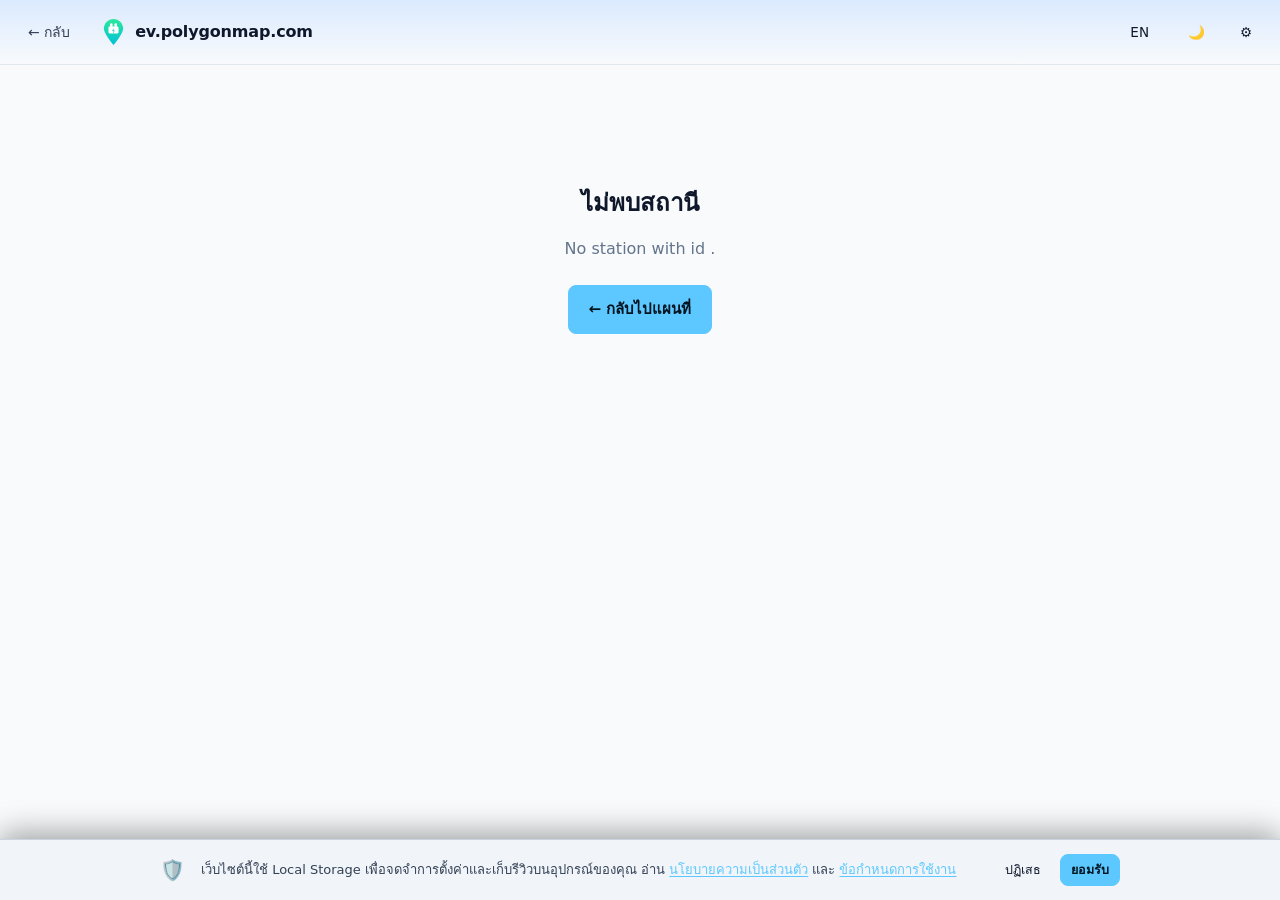
<file: ev-polygonmap-local/station.html>
﻿<!DOCTYPE html>
<html lang="th" data-theme="light">
<head>
<meta charset="UTF-8">
<meta name="viewport" content="width=device-width, initial-scale=1.0">
<title>EV Charging Station — Thailand</title>
<meta name="description" content="EV charging station details, directions, charger info and reviews.">
<meta name="robots" content="index, follow">
<link rel="canonical" id="canonical" href="">
<meta property="og:type" content="place">
<meta property="og:site_name" content="EV Stations Thailand">
<meta property="og:title" id="og-title" content="EV Charging Station — Thailand">
<meta property="og:description" id="og-desc" content="EV charging station details, directions, charger info and reviews.">
<meta property="og:url" id="og-url" content="">
<meta name="twitter:card" content="summary">
<meta name="twitter:title" id="tw-title" content="EV Charging Station — Thailand">
<meta name="twitter:description" id="tw-desc" content="EV charging station details, directions, charger info and reviews.">
<link rel="preconnect" href="https://unpkg.com" crossorigin>
<link rel="preconnect" href="https://basemaps.cartocdn.com" crossorigin>
<link rel="dns-prefetch" href="https://a.basemaps.cartocdn.com">
<script>(function(){var t=localStorage.getItem('evmap.theme')||'light';document.documentElement.setAttribute('data-theme',t);})();</script>
<link rel="icon" type="image/svg+xml" href="assets/logo-icon.svg">
<link rel="stylesheet" href="vendor/leaflet/leaflet.css">
<link rel="stylesheet" href="assets/styles.css">
<style>
  .app-header-inner { gap: 14px; }
  .back {
    text-decoration: none; color: var(--text-2); font-size: 14px;
    display: inline-flex; align-items: center; gap: 6px;
    padding: 6px 12px; border-radius: var(--r-1);
    transition: background var(--t-fast), color var(--t-fast);
  }
  .back:hover { background: var(--panel); color: var(--text); }

  .hero { padding: 28px 0 18px; }
  .hero h1 {
    font-size: 32px; line-height: 1.2; margin: 14px 0 12px;
    font-weight: 700; letter-spacing: -.02em;
  }
  @media (max-width: 640px) { .hero h1 { font-size: 24px; } }
  .meta-row {
    display: flex; align-items: center; gap: 10px; flex-wrap: wrap;
    color: var(--muted); font-size: 14px; line-height: 1.6;
  }
  .meta-row .dot-sep { color: var(--muted-2); }
  .address {
    color: var(--text-2); font-size: 14.5px; margin-top: 8px; line-height: 1.5;
  }
  .coords {
    color: var(--muted); font-size: 13px; margin-top: 6px;
    font-variant-numeric: tabular-nums;
  }

  .hero-actions {
    display: flex; gap: 10px; flex-wrap: wrap; margin-top: 22px;
  }

  #map {
    height: 380px;
    border-radius: var(--r-3);
    overflow: hidden;
    border: 1px solid var(--line);
    margin: 24px 0;
    box-shadow: var(--shadow-2);
  }
  @media (max-width: 640px) { #map { height: 280px; margin: 18px 0; } }

  .grid {
    display: grid;
    grid-template-columns: 1fr 1.4fr;
    gap: 20px;
    margin-bottom: 24px;
  }
  @media (max-width: 820px) { .grid { grid-template-columns: 1fr; } }

  .stat-row { display: grid; grid-template-columns: 1fr 1fr 1fr; gap: 12px; }
  .stat {
    background: var(--bg-2);
    border: 1px solid var(--line);
    border-radius: var(--r-2);
    padding: 14px 16px;
  }
  .stat .num { font-size: 30px; font-weight: 700; line-height: 1; letter-spacing: -.02em; }
  .stat .num.dc { color: #fda4af; }
  .stat .num.ac { color: #93c5fd; }
  .stat .label { font-size: 11px; color: var(--muted); margin-top: 6px; text-transform: uppercase; letter-spacing: .08em; font-weight: 600; }

  .chargers-list {
    list-style: none; padding: 0; margin: 0;
    display: flex; flex-direction: column; gap: 8px;
    max-height: 320px; overflow-y: auto;
  }
  .charger-item {
    background: var(--bg-2);
    border: 1px solid var(--line);
    border-radius: var(--r-1);
    padding: 10px 14px;
    display: block;
    font-size: 13px;
  }
  .charger-main {
    display: flex; align-items: center; gap: 10px; justify-content: space-between;
  }
  .charger-type {
    font-size: 11px; padding: 3px 9px; border-radius: var(--r-1); font-weight: 700;
    flex-shrink: 0; letter-spacing: .05em;
  }
  .charger-type.DC { background: rgba(244,63,94,.15); color: #fda4af; border: 1px solid rgba(244,63,94,.3); }
  .charger-type.AC { background: rgba(59,130,246,.15); color: #93c5fd; border: 1px solid rgba(59,130,246,.3); }
  .charger-name { flex: 1; color: var(--text-2); word-break: break-all; font-size: 12.5px; }
  .charger-kw { color: var(--muted); font-size: 11px; white-space: nowrap; }
  .charger-heads { font-weight: 700; font-variant-numeric: tabular-nums; }
  .gun-list { display: flex; flex-direction: column; gap: 6px; margin-top: 10px; }
  .gun-row {
    display: grid; grid-template-columns: minmax(72px, 1fr) auto auto;
    align-items: center; gap: 8px;
    background: var(--panel);
    border: 1px solid var(--line);
    border-radius: var(--r-1);
    padding: 8px 10px;
  }
  .gun-label { color: var(--text-2); font-size: 12px; font-weight: 600; }
  .price-pill {
    display: inline-flex; align-items: center; gap: 6px; justify-content: space-between;
    min-width: 104px; border-radius: var(--r-1); padding: 5px 8px;
    color: var(--muted); background: rgba(148,163,184,.08); border: 1px solid var(--line);
    font-size: 11px; white-space: nowrap;
  }
  .price-pill strong { color: var(--text); font-weight: 700; font-variant-numeric: tabular-nums; }
  .price-pill.day strong { color: #fbbf24; }
  .price-pill.night strong { color: #93c5fd; }
  @media (max-width: 560px) {
    .charger-main { flex-wrap: wrap; }
    .gun-row { grid-template-columns: 1fr 1fr; }
    .gun-label { grid-column: 1 / -1; }
    .price-pill { min-width: 0; }
  }

  /* ─── Reviews ─── */
  .reviews-summary {
    display: flex; align-items: center; gap: 18px; flex-wrap: wrap;
    padding-bottom: 18px; border-bottom: 1px solid var(--line);
    margin-bottom: 18px;
  }
  .rating-big {
    font-size: 44px; font-weight: 800; line-height: 1; letter-spacing: -.02em;
  }
  .rating-stars { font-size: 18px; }
  .rating-count { color: var(--muted); font-size: 13px; }

  .review-card {
    background: var(--bg-2);
    border: 1px solid var(--line);
    border-radius: var(--r-2);
    padding: 16px 18px;
    margin-bottom: 10px;
  }
  .review-head {
    display: flex; align-items: center; gap: 10px; margin-bottom: 8px;
    flex-wrap: wrap;
  }
  .reviewer-avatar {
    width: 32px; height: 32px; border-radius: 50%;
    background: linear-gradient(135deg, var(--accent), #7c3aed);
    color: #00131f; font-weight: 700; font-size: 14px;
    display: flex; align-items: center; justify-content: center;
    flex-shrink: 0;
  }
  .review-name { font-weight: 600; font-size: 14px; }
  .review-time { color: var(--muted); font-size: 12px; }
  .review-body { font-size: 14px; line-height: 1.6; color: var(--text-2); white-space: pre-wrap; }

  /* Star picker */
  .star-pick {
    display: inline-flex; gap: 2px; font-size: 32px; user-select: none; cursor: pointer;
  }
  .star-pick span {
    color: #2b3759; transition: color var(--t-fast), transform var(--t-fast);
    line-height: 1; padding: 0 2px;
  }
  .star-pick span.on, .star-pick span.hover { color: #facc15; }
  .star-pick span:hover { transform: scale(1.15); }
  .review-form { display: flex; flex-direction: column; gap: 14px; }
  .form-row { display: grid; grid-template-columns: 1fr 1fr; gap: 14px; align-items: end; }
  @media (max-width: 540px) { .form-row { grid-template-columns: 1fr; } }

  .pending-notice {
    background: rgba(251,191,36,.1); border: 1px solid rgba(251,191,36,.3);
    color: #fde68a; padding: 12px 14px; border-radius: var(--r-1); font-size: 13px;
    margin-top: 12px; display: flex; align-items: center; gap: 8px;
  }

  .not-found { text-align: center; padding: 80px 20px; color: var(--muted); }
  .not-found h1 { color: var(--text); margin-bottom: 12px; font-size: 24px; }
</style>
</head>
<body>
<header class="app-header">
  <div class="app-header-inner">
    <a class="back" href="index.html" id="backLink" aria-label="Back to map">← กลับ</a>
    <a class="brand" href="index.html" id="brand"></a>
    <div class="header-spacer"></div>
    <button class="btn btn-ghost lang-toggle" id="langToggle" title="Switch language">EN</button>
    <button class="btn btn-ghost btn-icon" id="themeToggle" title="Toggle dark/light mode" aria-label="Toggle theme">☀️</button>
    <a class="btn btn-ghost btn-icon" href="admin.html" title="Admin" aria-label="Admin">⚙️</a>
  </div>
</header>

<div class="wrap-max" id="root">
  <div class="not-found"><h1>Loading…</h1></div>
</div>

<div class="toast-wrap" id="toastWrap"></div>

<script src="data/spark.js"></script>
<script src="data/igreen.js"></script>
<script src="data/ptt.js"></script>
<script src="vendor/leaflet/leaflet.js"></script>
<script src="assets/i18n.js"></script>
<script src="assets/app.js"></script>
<script>
(() => {
  // ─── i18n boot ───
  EVi18n.apply();
  document.getElementById('backLink').textContent = EVi18n.t('nav_back');

  EVApp.renderBrand(document.getElementById('brand'));
  const stations = EVApp.loadStations();

  // ─── Theme toggle ───
  (function() {
    const btn = document.getElementById('themeToggle');
    function sync() {
      const isDark = document.documentElement.getAttribute('data-theme') !== 'light';
      btn.textContent = isDark ? '☀️' : '🌙';
      btn.title = isDark ? 'Switch to light mode' : 'Switch to dark mode';
    }
    sync();
    btn.addEventListener('click', () => {
      const next = document.documentElement.getAttribute('data-theme') === 'light' ? 'dark' : 'light';
      EVApp.setTheme(next);
      sync();
    });
  })();

  const params = new URLSearchParams(location.search);
  const id = params.get('id') || location.hash.slice(1);
  const s = stations.find(x => x.id === id);
  const root = document.getElementById('root');

  function toast(msg, kind = '') {
    const el = document.createElement('div');
    el.className = 'toast ' + kind;
    el.textContent = msg;
    document.getElementById('toastWrap').appendChild(el);
    setTimeout(() => el.remove(), 3200);
  }

  if (!s) {
    root.innerHTML = `
      <div class="not-found">
        <h1>${EVi18n.t('station_not_found')}</h1>
        <p>No station with id <code>${EVApp.escapeHtml(id || '')}</code>.</p>
        <p style="margin-top:24px;"><a class="btn btn-primary btn-lg" href="index.html">${EVi18n.t('station_back')}</a></p>
      </div>`;
    return;
  }

  EVApp.recordStationView(s.id);

  const displayName = EVApp.cleanName(s.name);
  const pageTitle = `${displayName} EV Station — Thailand`;
  const pageDesc = `${displayName} EV charging station in Thailand. ${s.dc} DC fast charger${s.dc !== 1 ? 's' : ''}, ${s.ac} AC charger${s.ac !== 1 ? 's' : ''}. Get directions, charger info, and reviews.`;
  const pageUrl = `${location.origin}${location.pathname}?id=${encodeURIComponent(s.id)}`;
  document.title = pageTitle;
  document.getElementById('canonical').href = pageUrl;
  document.getElementById('og-title').content = pageTitle;
  document.getElementById('og-desc').content = pageDesc;
  document.getElementById('og-url').content = pageUrl;
  document.getElementById('tw-title').content = pageTitle;
  document.getElementById('tw-desc').content = pageDesc;
  document.querySelector('meta[name="description"]').content = pageDesc;

  const ld = {
    '@context': 'https://schema.org',
    '@type': 'Place',
    name: displayName,
    description: pageDesc,
    url: pageUrl,
    geo: { '@type': 'GeoCoordinates', latitude: s.lat, longitude: s.lon },
    amenityFeature: [
      s.dc > 0 && { '@type': 'LocationFeatureSpecification', name: 'DC Fast Charging', value: true },
      s.ac > 0 && { '@type': 'LocationFeatureSpecification', name: 'AC Charging', value: true },
    ].filter(Boolean),
  };
  if (s.address) ld.address = { '@type': 'PostalAddress', streetAddress: s.address, addressCountry: 'TH' };
  if (s.province) { ld.address = ld.address || { '@type': 'PostalAddress', addressCountry: 'TH' }; ld.address.addressRegion = s.province; }
  const ldScript = document.createElement('script');
  ldScript.type = 'application/ld+json';
  ldScript.textContent = JSON.stringify(ld);
  document.head.appendChild(ldScript);

  const gmaps = EVApp.googleMapsUrl(s);
  const shareUrl = `${location.origin}${location.pathname}?id=${encodeURIComponent(s.id)}`;
  const metaParts = [s.district, s.province].filter(Boolean).join(', ');

  function numberOrNull(value) {
    if (value === null || value === undefined || value === '') return null;
    const n = Number(value);
    return Number.isFinite(n) ? n : null;
  }

  function priceValue(source, nested, names) {
    for (const name of names) {
      if (nested && nested[name] !== undefined) return nested[name];
      if (source && source[name] !== undefined) return source[name];
    }
    return undefined;
  }

  function normalizePrice(source, fallback) {
    const src = source || {};
    const srcPrice = src.price || src.pricing || {};
    const fb = fallback || {};
    const fbPrice = fb.price || fb.pricing || {};
    const dayRaw = priceValue(src, srcPrice, ['day', 'daytime', 'priceDay', 'price_day', 'dayPrice', 'day_price']);
    const nightRaw = priceValue(src, srcPrice, ['night', 'priceNight', 'price_night', 'nightPrice', 'night_price']);
    const fbDayRaw = priceValue(fb, fbPrice, ['day', 'daytime', 'priceDay', 'price_day', 'dayPrice', 'day_price']);
    const fbNightRaw = priceValue(fb, fbPrice, ['night', 'priceNight', 'price_night', 'nightPrice', 'night_price']);
    return {
      day: numberOrNull(dayRaw ?? fbDayRaw),
      night: numberOrNull(nightRaw ?? fbNightRaw),
      currency: srcPrice.currency || src.currency || fbPrice.currency || fb.currency || 'THB',
      unit: srcPrice.unit || src.unit || fbPrice.unit || fb.unit || EVi18n.t('station_price_unit_kwh'),
    };
  }

  function formatPrice(value, price) {
    if (value === null) return EVi18n.t('station_price_missing');
    const unit = price.unit || EVi18n.t('station_price_unit_kwh');
    const amount = Number.isInteger(value) ? String(value) : value.toFixed(2);
    const currency = (price.currency || 'THB').toUpperCase();
    const prefix = currency === 'THB' ? '฿' : `${currency} `;
    return `${prefix}${amount}/${unit}`;
  }

  function chargerGuns(charger) {
    const explicit = Array.isArray(charger.guns) ? charger.guns : [];
    const headCount = Math.max(parseInt(charger.heads || 0, 10), explicit.length, 1);
    return Array.from({ length: headCount }, (_, i) => {
      const gun = explicit[i] || {};
      return {
        label: gun.label || gun.name || String(i + 1),
        price: normalizePrice(gun, charger),
      };
    });
  }

  function chargerHtml(charger) {
    const guns = chargerGuns(charger);
    const type = charger.type || '';
    const kw = charger.kw
      ? `<span class="charger-kw">${EVApp.escapeHtml(EVi18n.t('station_kw_label', { kw: charger.kw }))}</span>`
      : '';
    return `
      <li class="charger-item">
        <div class="charger-main">
          <span class="charger-type ${EVApp.escapeHtml(type)}">${EVApp.escapeHtml(type)}</span>
          <span class="charger-name">${EVApp.escapeHtml(charger.name || charger.model || EVi18n.t('station_unnamed_charger'))}</span>
          ${kw}
          <span class="charger-heads">× ${charger.heads || guns.length}</span>
        </div>
        <div class="gun-list">
          ${guns.map((gun, i) => `
            <div class="gun-row">
              <span class="gun-label">${EVApp.escapeHtml(EVi18n.t('station_gun_label', { n: gun.label || i + 1 }))}</span>
              <span class="price-pill day"><span>${EVApp.escapeHtml(EVi18n.t('station_day_price'))}</span><strong>${EVApp.escapeHtml(formatPrice(gun.price.day, gun.price))}</strong></span>
              <span class="price-pill night"><span>${EVApp.escapeHtml(EVi18n.t('station_night_price'))}</span><strong>${EVApp.escapeHtml(formatPrice(gun.price.night, gun.price))}</strong></span>
            </div>
          `).join('')}
        </div>
      </li>
    `;
  }

  function renderChargersList() {
    return s.chargers.map(chargerHtml).join('');
  }

  function buildStationHtml() {
    return `
    <div class="hero">
      <span class="badge ${s.provider}">${s.providerLabel}</span>
      <h1>${EVApp.escapeHtml(displayName)}</h1>
      <div class="meta-row">
        ${metaParts ? `<span>📍 ${EVApp.escapeHtml(metaParts)}</span>` : ''}
        <span class="dot-sep">•</span>
        <span id="metaChargers">${s.chargers.length} ${EVi18n.t('station_charger_label')}</span>
        <span class="dot-sep">•</span>
        <span id="metaHeads">${s.dc + s.ac} ${EVi18n.t('station_head_label')}</span>
      </div>
      ${s.address ? `<div class="address">${EVApp.escapeHtml(s.address)}</div>` : ''}
      <div class="coords">🌐 ${s.lat.toFixed(5)}, ${s.lon.toFixed(5)}</div>

      <div class="hero-actions">
        <a class="btn btn-primary btn-lg" href="${gmaps}" target="_blank" rel="noopener" id="btnDirections">${EVi18n.t('station_get_directions')}</a>
        <button class="btn btn-lg" id="copyLink">${EVi18n.t('station_copy_link')}</button>
        <button class="btn btn-lg" id="shareBtn">${EVi18n.t('station_share')}</button>
      </div>
    </div>

    <div id="map"></div>

    <div class="grid">
      <div class="panel">
        <h2 class="panel-title" id="capacityTitle">${EVi18n.t('station_charging_capacity')}</h2>
        <div class="stat-row">
          <div class="stat">
            <div class="num dc">${s.dc}</div>
            <div class="label" id="statDcLabel">${EVi18n.t('station_dc_fast')}</div>
          </div>
          <div class="stat">
            <div class="num ac">${s.ac}</div>
            <div class="label" id="statAcLabel">${EVi18n.t('station_ac')}</div>
          </div>
          <div class="stat">
            <div class="num">${s.dc + s.ac}</div>
            <div class="label" id="statTotalLabel">${EVi18n.t('station_total_heads')}</div>
          </div>
        </div>
      </div>
      <div class="panel">
        <h2 class="panel-title" id="chargersTitle">${EVi18n.t('station_chargers', { n: s.chargers.length })}</h2>
        <ul class="chargers-list" id="chargersList">${renderChargersList()}</ul>
      </div>
    </div>

    <div class="panel">
      <h2 class="panel-title" id="reviewsTitle">${EVi18n.t('station_reviews')}</h2>
      <div id="reviewsTop"></div>
      <div id="reviewList"></div>

      <h2 class="panel-title" id="writeReviewTitle" style="margin-top:28px;">${EVi18n.t('station_write_review')}</h2>
      <form class="review-form" id="reviewForm">
        <div class="form-row">
          <div class="field">
            <span class="label" id="labelName">${EVi18n.t('station_your_name')}</span>
            <input type="text" class="input" id="rvName" placeholder="${EVApp.escapeHtml(EVi18n.t('station_name_placeholder'))}" maxlength="40" required>
          </div>
          <div class="field">
            <span class="label" id="labelRating">${EVi18n.t('station_rating')}</span>
            <div class="star-pick" id="starPick" aria-label="Rating">
              <span data-v="1">★</span><span data-v="2">★</span><span data-v="3">★</span><span data-v="4">★</span><span data-v="5">★</span>
            </div>
          </div>
        </div>
        <div class="field">
          <span class="label" id="labelExp">${EVi18n.t('station_experience')}</span>
          <textarea class="textarea" id="rvText" placeholder="${EVApp.escapeHtml(EVi18n.t('station_exp_placeholder'))}" maxlength="1000" required></textarea>
        </div>
        <div style="display:flex; gap:12px; align-items:center; justify-content:space-between; flex-wrap:wrap;">
          <button type="submit" class="btn btn-primary btn-lg" id="submitBtn">${EVi18n.t('station_submit')}</button>
          <span class="text-xs muted" id="approvalNotice">${EVi18n.t('station_approval_notice')}</span>
        </div>
      </form>
    </div>
  `;
  }

  root.innerHTML = buildStationHtml();

  // ─── Language toggle ───
  function applyStationLang() {
    EVi18n.apply();
    document.getElementById('backLink').textContent = EVi18n.t('nav_back');
    const mc = document.getElementById('metaChargers');
    if (mc) mc.textContent = s.chargers.length + ' ' + EVi18n.t('station_charger_label');
    const mh = document.getElementById('metaHeads');
    if (mh) mh.textContent = (s.dc + s.ac) + ' ' + EVi18n.t('station_head_label');
    const ct = document.getElementById('chargersTitle');
    if (ct) ct.textContent = EVi18n.t('station_chargers', { n: s.chargers.length });
    const chargersList = document.getElementById('chargersList');
    if (chargersList) chargersList.innerHTML = renderChargersList();
    const cap = document.getElementById('capacityTitle');
    if (cap) cap.textContent = EVi18n.t('station_charging_capacity');
    const dl = document.getElementById('statDcLabel');
    if (dl) dl.textContent = EVi18n.t('station_dc_fast');
    const al = document.getElementById('statAcLabel');
    if (al) al.textContent = EVi18n.t('station_ac');
    const tl = document.getElementById('statTotalLabel');
    if (tl) tl.textContent = EVi18n.t('station_total_heads');
    const rt = document.getElementById('reviewsTitle');
    if (rt) rt.textContent = EVi18n.t('station_reviews');
    const wt = document.getElementById('writeReviewTitle');
    if (wt) wt.textContent = EVi18n.t('station_write_review');
    const ln = document.getElementById('labelName');
    if (ln) ln.textContent = EVi18n.t('station_your_name');
    const rvn = document.getElementById('rvName');
    if (rvn) rvn.placeholder = EVi18n.t('station_name_placeholder');
    const lr = document.getElementById('labelRating');
    if (lr) lr.textContent = EVi18n.t('station_rating');
    const le = document.getElementById('labelExp');
    if (le) le.textContent = EVi18n.t('station_experience');
    const rvt = document.getElementById('rvText');
    if (rvt) rvt.placeholder = EVi18n.t('station_exp_placeholder');
    const sb = document.getElementById('submitBtn');
    if (sb) sb.textContent = EVi18n.t('station_submit');
    const an = document.getElementById('approvalNotice');
    if (an) an.textContent = EVi18n.t('station_approval_notice');
    const bd = document.getElementById('btnDirections');
    if (bd) bd.textContent = EVi18n.t('station_get_directions');
    const cl = document.getElementById('copyLink');
    if (cl) cl.textContent = EVi18n.t('station_copy_link');
    const sh = document.getElementById('shareBtn');
    if (sh) sh.textContent = EVi18n.t('station_share');
    renderReviews();
  }

  document.getElementById('langToggle').addEventListener('click', () => {
    EVi18n.setLang(EVi18n.nextLang());
    applyStationLang();
  });

  // ─── Map ───
  const tileUrl = EVApp.getTheme() === 'light'
    ? 'https://{s}.basemaps.cartocdn.com/light_all/{z}/{x}/{y}{r}.png'
    : 'https://{s}.basemaps.cartocdn.com/dark_all/{z}/{x}/{y}{r}.png';
  const map = L.map('map', { scrollWheelZoom: false, zoomControl: true });
  L.tileLayer(tileUrl, {
    attribution: '&copy; OpenStreetMap &copy; CARTO', subdomains: 'abcd', maxZoom: 19,
  }).addTo(map);
  const colors = { spark: '#f59e0b', igreen: '#22c55e', ptt: '#3b82f6' };
  L.circleMarker([s.lat, s.lon], {
    radius: 12, color: '#fff', weight: 3,
    fillColor: colors[s.provider], fillOpacity: 1,
  }).addTo(map);
  map.invalidateSize();
  map.setView([s.lat, s.lon], 16);

  // ─── Share buttons ───
  document.getElementById('copyLink').addEventListener('click', () => {
    navigator.clipboard.writeText(shareUrl);
    toast(EVi18n.t('station_link_copied'), 'success');
  });
  document.getElementById('shareBtn').addEventListener('click', async () => {
    if (navigator.share) {
      try { await navigator.share({ title: s.name, text: s.name + ' — ' + s.providerLabel, url: shareUrl }); } catch {}
    } else {
      navigator.clipboard.writeText(shareUrl);
      toast(EVi18n.t('station_link_copied'), 'success');
    }
  });

  // ─── Reviews ───
  let rating = 0;

  function avgRating(reviews) {
    if (!reviews.length) return 0;
    return reviews.reduce((n,r) => n + r.rating, 0) / reviews.length;
  }
  function initial(name) { return (name || '?').trim().charAt(0).toUpperCase(); }

  function renderReviewsTop(approved) {
    const top = document.getElementById('reviewsTop');
    if (!top) return;
    if (!approved.length) { top.innerHTML = ''; return; }
    const avg = avgRating(approved);
    const full = Math.round(avg);
    const n = approved.length;
    const basedOn = EVi18n.getLang() === 'en'
      ? EVi18n.t('station_based_on', { n, s: n === 1 ? '' : 's' })
      : EVi18n.t('station_based_on', { n });
    top.innerHTML = `
      <div class="reviews-summary">
        <div>
          <div class="rating-big">${avg.toFixed(1)}</div>
          <div class="rating-stars stars">${'★'.repeat(full)}<span class="stars muted">${'★'.repeat(5-full)}</span></div>
        </div>
        <div>
          <div class="rating-count">${basedOn}</div>
        </div>
      </div>`;
  }

  function renderReviews() {
    const approved = EVApp.getApproved(s.id);
    renderReviewsTop(approved);
    const el = document.getElementById('reviewList');
    if (!el) return;
    if (approved.length === 0) {
      el.innerHTML = `
        <div class="empty">
          <div class="empty-icon">💬</div>
          <div class="empty-title">${EVi18n.t('station_no_reviews_title')}</div>
          <div>${EVi18n.t('station_no_reviews_body')}</div>
        </div>`;
      return;
    }
    el.innerHTML = approved.map(r => `
      <div class="review-card">
        <div class="review-head">
          <div class="reviewer-avatar">${EVApp.escapeHtml(initial(r.name))}</div>
          <div>
            <div class="review-name">${EVApp.escapeHtml(r.name)}</div>
            <div class="review-time">
              <span class="stars">${'★'.repeat(r.rating)}<span class="stars muted">${'★'.repeat(5-r.rating)}</span></span>
              · ${EVApp.timeAgo(r.t)}
            </div>
          </div>
        </div>
        <div class="review-body">${EVApp.escapeHtml(r.text)}</div>
      </div>
    `).join('');
  }

  const starPick = document.getElementById('starPick');
  starPick.addEventListener('click', e => {
    const sp = e.target.closest('span'); if (!sp) return;
    rating = parseInt(sp.dataset.v, 10);
    [...starPick.children].forEach(c => c.classList.toggle('on', parseInt(c.dataset.v,10) <= rating));
  });
  starPick.addEventListener('mouseover', e => {
    const sp = e.target.closest('span'); if (!sp) return;
    const v = parseInt(sp.dataset.v, 10);
    [...starPick.children].forEach(c => c.classList.toggle('hover', parseInt(c.dataset.v,10) <= v));
  });
  starPick.addEventListener('mouseleave', () => {
    [...starPick.children].forEach(c => c.classList.remove('hover'));
  });

  document.getElementById('reviewForm').addEventListener('submit', e => {
    e.preventDefault();
    const name = document.getElementById('rvName').value.trim();
    const text = document.getElementById('rvText').value.trim();
    if (!name || !text) return;
    if (rating === 0) { toast(EVi18n.t('station_please_rate'), 'danger'); return; }
    EVApp.submitReview(s.id, { name, text, rating });
    document.getElementById('rvName').value = '';
    document.getElementById('rvText').value = '';
    rating = 0;
    [...starPick.children].forEach(c => c.classList.remove('on'));
    toast(EVi18n.t('station_review_submitted'), 'success');
  });

  renderReviews();
})();
</script>
</body>
</html>
</file>
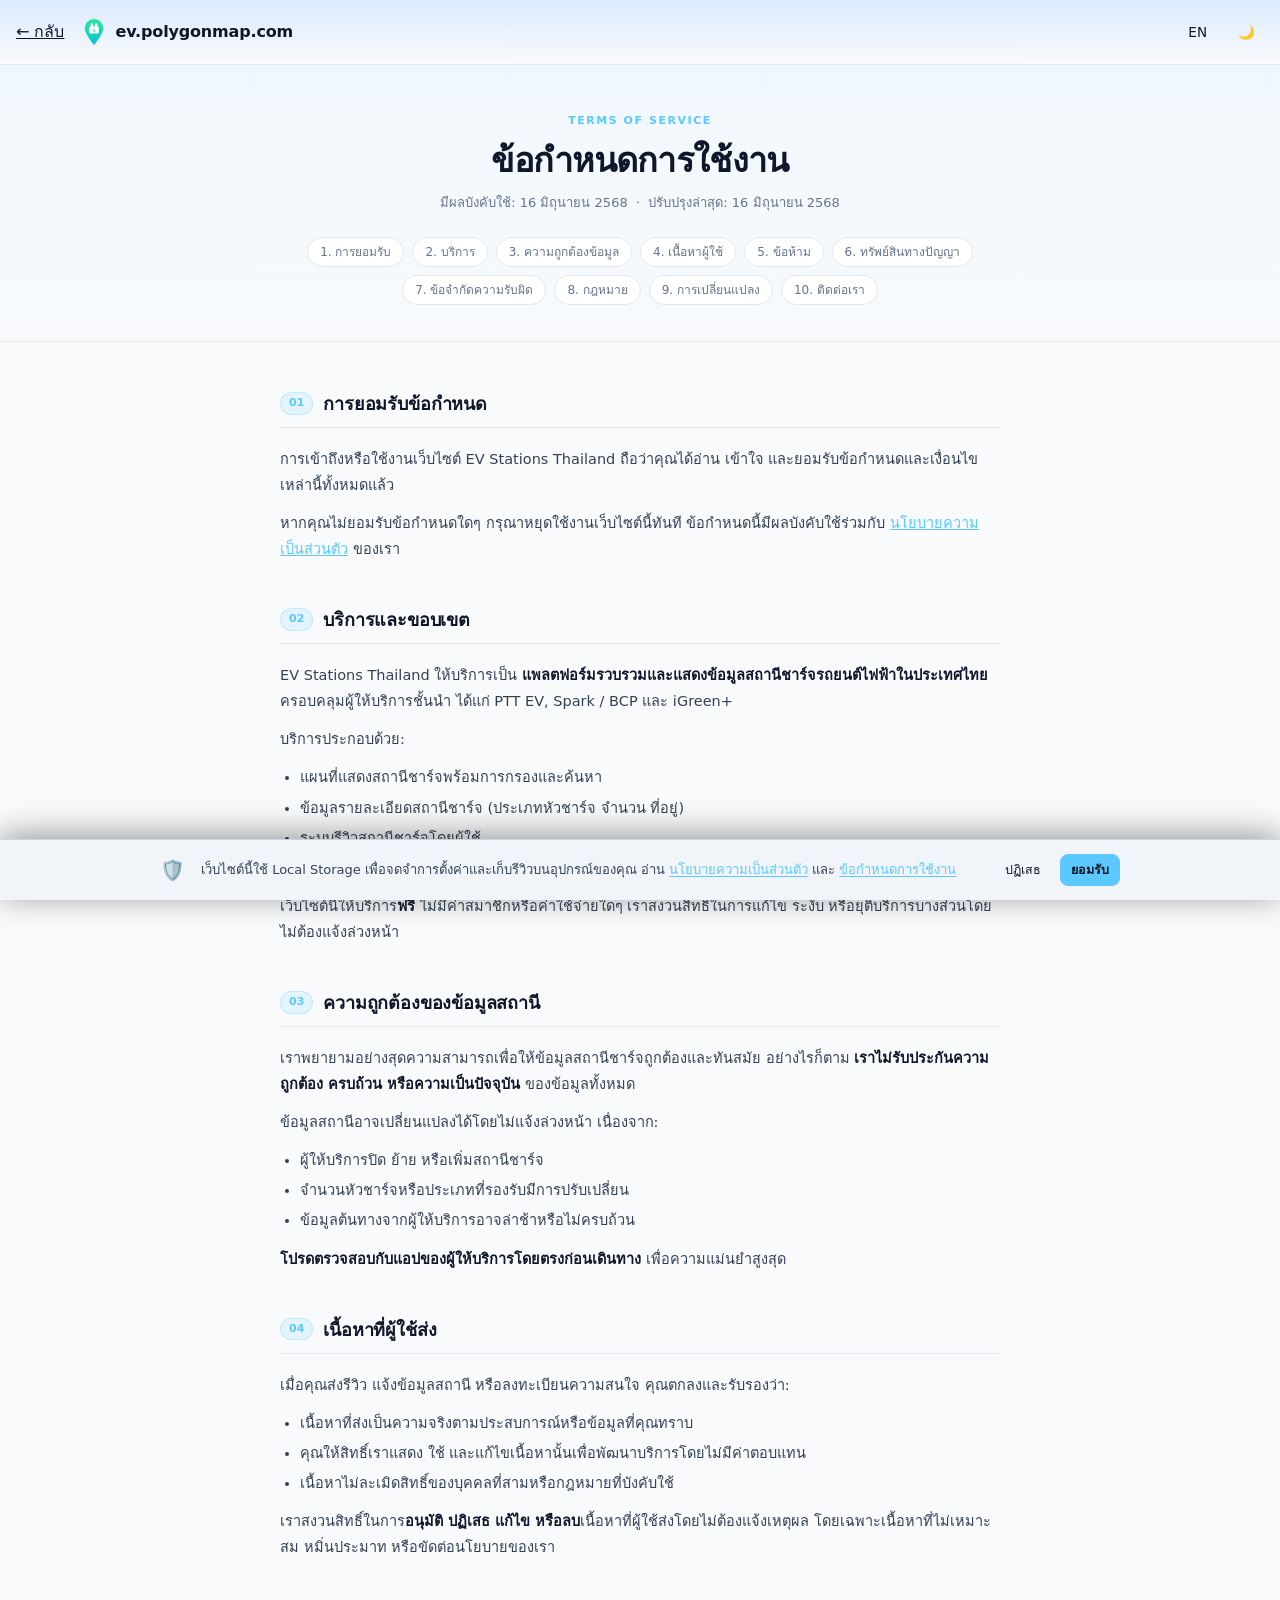
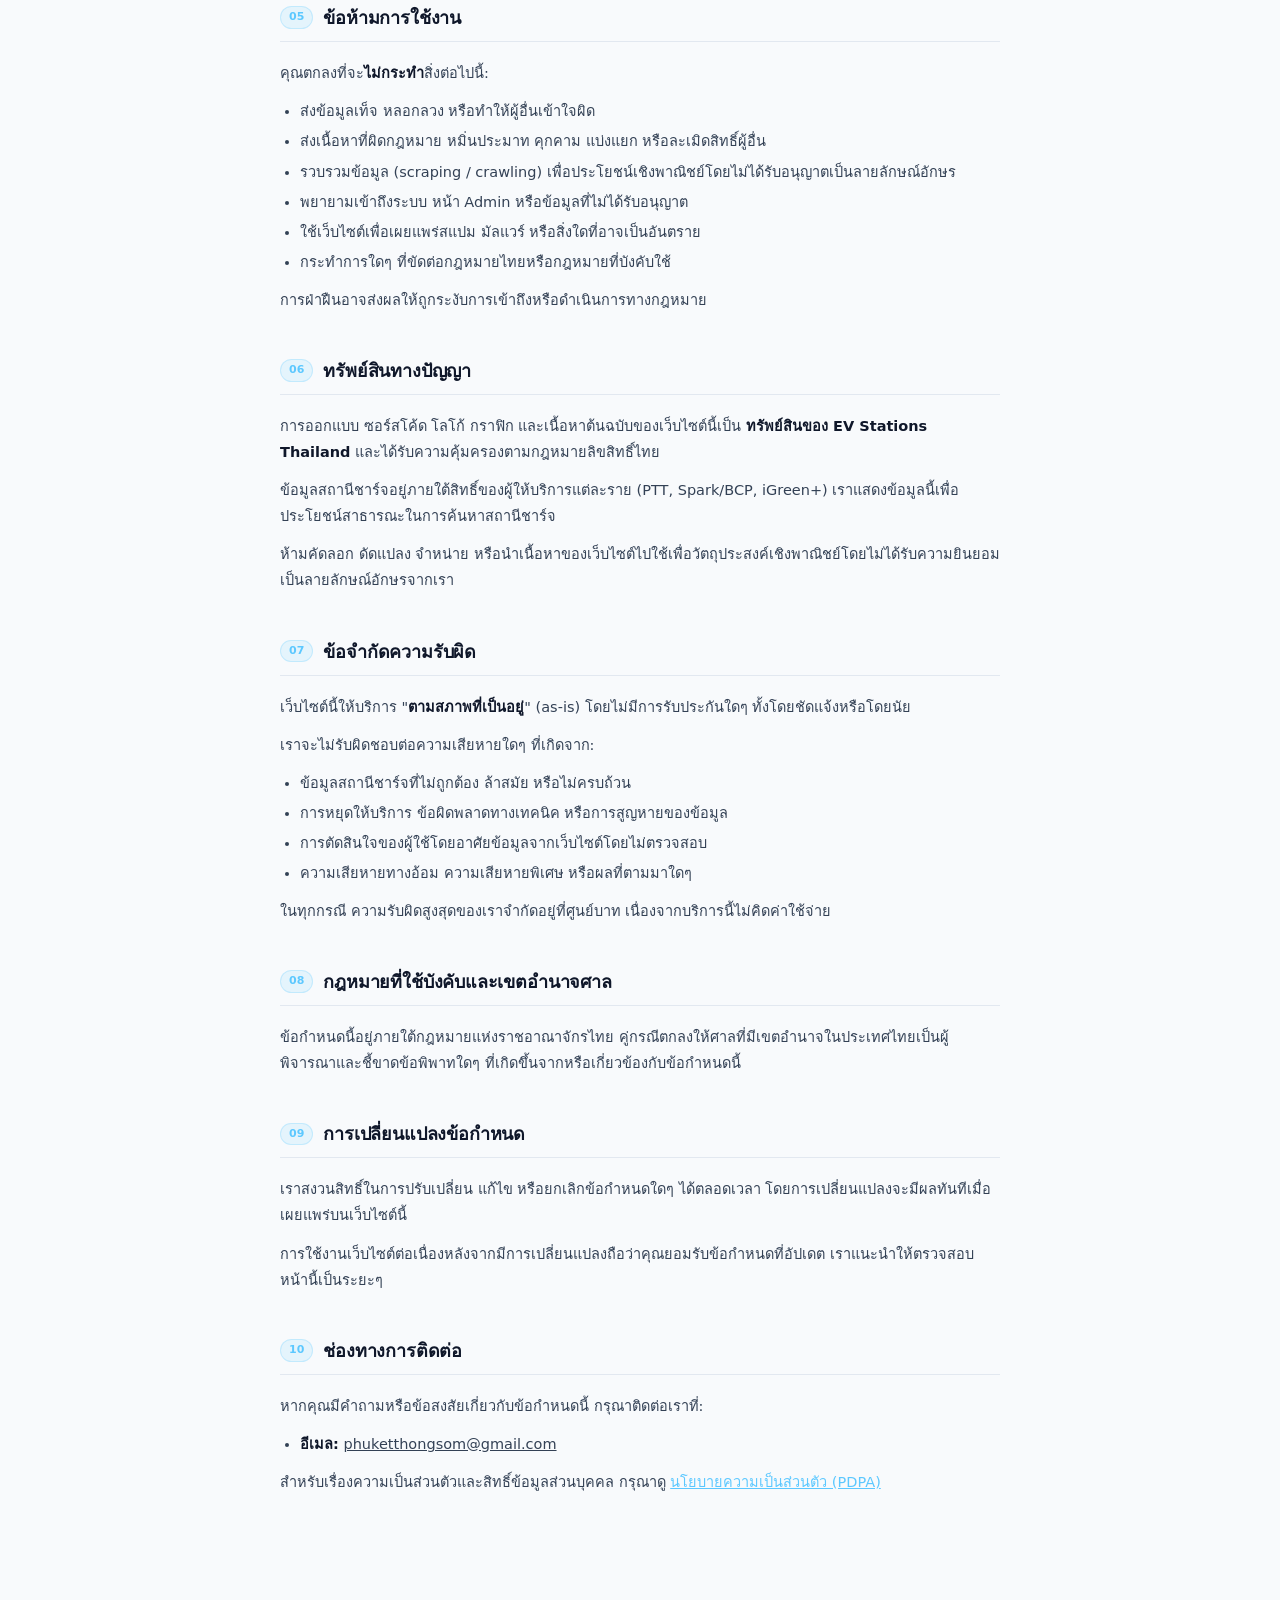
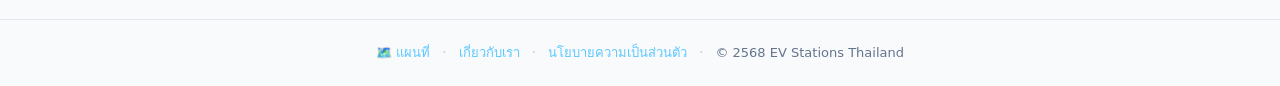
<file: ev-polygonmap-local/terms.html>
<!DOCTYPE html>
<html lang="th" data-theme="light">
<head>
<meta charset="UTF-8">
<meta name="viewport" content="width=device-width, initial-scale=1.0">
<title>ข้อกำหนดการใช้งาน — EV Stations Thailand</title>
<meta name="description" content="ข้อกำหนดและเงื่อนไขการใช้งาน EV Stations Thailand แพลตฟอร์มข้อมูลสถานีชาร์จรถยนต์ไฟฟ้าในประเทศไทย">
<meta name="robots" content="noindex, follow">
<link rel="icon" type="image/svg+xml" href="assets/logo-icon.svg">
<script>(function(){var t=localStorage.getItem('evmap.theme')||'light';document.documentElement.setAttribute('data-theme',t);})();</script>
<link rel="stylesheet" href="assets/styles.css">
</head>
<body>

<header class="app-header">
  <div class="app-header-inner">
    <a class="back" href="index.html">← กลับ</a>
    <a class="brand" href="index.html" id="brand"></a>
    <div class="header-spacer"></div>
    <div class="header-actions">
      <button class="btn btn-ghost lang-toggle" id="langToggle" title="Switch language">EN</button>
      <button class="btn btn-ghost btn-icon" id="themeToggle" title="Toggle theme">☀️</button>
    </div>
  </div>
</header>

<!-- Hero -->
<div class="legal-hero">
  <div class="eyebrow">Terms of Service</div>
  <h1>ข้อกำหนดการใช้งาน</h1>
  <p class="updated">มีผลบังคับใช้: 16 มิถุนายน 2568 &nbsp;·&nbsp; ปรับปรุงล่าสุด: 16 มิถุนายน 2568</p>
  <nav class="legal-toc" aria-label="สารบัญ">
    <a href="#t1">1. การยอมรับ</a>
    <a href="#t2">2. บริการ</a>
    <a href="#t3">3. ความถูกต้องข้อมูล</a>
    <a href="#t4">4. เนื้อหาผู้ใช้</a>
    <a href="#t5">5. ข้อห้าม</a>
    <a href="#t6">6. ทรัพย์สินทางปัญญา</a>
    <a href="#t7">7. ข้อจำกัดความรับผิด</a>
    <a href="#t8">8. กฎหมาย</a>
    <a href="#t9">9. การเปลี่ยนแปลง</a>
    <a href="#t10">10. ติดต่อเรา</a>
  </nav>
</div>

<!-- Content -->
<div class="legal-body">

  <!-- 1 -->
  <div class="legal-section" id="t1">
    <div class="legal-section-head">
      <span class="legal-section-num">01</span>
      <h2>การยอมรับข้อกำหนด</h2>
    </div>
    <p>การเข้าถึงหรือใช้งานเว็บไซต์ EV Stations Thailand ถือว่าคุณได้อ่าน เข้าใจ และยอมรับข้อกำหนดและเงื่อนไขเหล่านี้ทั้งหมดแล้ว</p>
    <p>หากคุณไม่ยอมรับข้อกำหนดใดๆ กรุณาหยุดใช้งานเว็บไซต์นี้ทันที ข้อกำหนดนี้มีผลบังคับใช้ร่วมกับ <a href="privacy.html" style="color:var(--accent);">นโยบายความเป็นส่วนตัว</a> ของเรา</p>
  </div>

  <!-- 2 -->
  <div class="legal-section" id="t2">
    <div class="legal-section-head">
      <span class="legal-section-num">02</span>
      <h2>บริการและขอบเขต</h2>
    </div>
    <p>EV Stations Thailand ให้บริการเป็น <strong>แพลตฟอร์มรวบรวมและแสดงข้อมูลสถานีชาร์จรถยนต์ไฟฟ้าในประเทศไทย</strong> ครอบคลุมผู้ให้บริการชั้นนำ ได้แก่ PTT EV, Spark / BCP และ iGreen+</p>
    <p>บริการประกอบด้วย:</p>
    <ul>
      <li>แผนที่แสดงสถานีชาร์จพร้อมการกรองและค้นหา</li>
      <li>ข้อมูลรายละเอียดสถานีชาร์จ (ประเภทหัวชาร์จ จำนวน ที่อยู่)</li>
      <li>ระบบรีวิวสถานีชาร์จโดยผู้ใช้</li>
      <li>แบบฟอร์มแจ้งข้อมูลสถานีใหม่ และลงทะเบียนสนใจทำสถานี</li>
    </ul>
    <p>เว็บไซต์นี้ให้บริการ<strong>ฟรี</strong> ไม่มีค่าสมาชิกหรือค่าใช้จ่ายใดๆ เราสงวนสิทธิ์ในการแก้ไข ระงับ หรือยุติบริการบางส่วนโดยไม่ต้องแจ้งล่วงหน้า</p>
  </div>

  <!-- 3 -->
  <div class="legal-section" id="t3">
    <div class="legal-section-head">
      <span class="legal-section-num">03</span>
      <h2>ความถูกต้องของข้อมูลสถานี</h2>
    </div>
    <p>เราพยายามอย่างสุดความสามารถเพื่อให้ข้อมูลสถานีชาร์จถูกต้องและทันสมัย อย่างไรก็ตาม <strong>เราไม่รับประกันความถูกต้อง ครบถ้วน หรือความเป็นปัจจุบัน</strong> ของข้อมูลทั้งหมด</p>
    <p>ข้อมูลสถานีอาจเปลี่ยนแปลงได้โดยไม่แจ้งล่วงหน้า เนื่องจาก:</p>
    <ul>
      <li>ผู้ให้บริการปิด ย้าย หรือเพิ่มสถานีชาร์จ</li>
      <li>จำนวนหัวชาร์จหรือประเภทที่รองรับมีการปรับเปลี่ยน</li>
      <li>ข้อมูลต้นทางจากผู้ให้บริการอาจล่าช้าหรือไม่ครบถ้วน</li>
    </ul>
    <p><strong>โปรดตรวจสอบกับแอปของผู้ให้บริการโดยตรงก่อนเดินทาง</strong> เพื่อความแม่นยำสูงสุด</p>
  </div>

  <!-- 4 -->
  <div class="legal-section" id="t4">
    <div class="legal-section-head">
      <span class="legal-section-num">04</span>
      <h2>เนื้อหาที่ผู้ใช้ส่ง</h2>
    </div>
    <p>เมื่อคุณส่งรีวิว แจ้งข้อมูลสถานี หรือลงทะเบียนความสนใจ คุณตกลงและรับรองว่า:</p>
    <ul>
      <li>เนื้อหาที่ส่งเป็นความจริงตามประสบการณ์หรือข้อมูลที่คุณทราบ</li>
      <li>คุณให้สิทธิ์เราแสดง ใช้ และแก้ไขเนื้อหานั้นเพื่อพัฒนาบริการโดยไม่มีค่าตอบแทน</li>
      <li>เนื้อหาไม่ละเมิดสิทธิ์ของบุคคลที่สามหรือกฎหมายที่บังคับใช้</li>
    </ul>
    <p>เราสงวนสิทธิ์ในการ<strong>อนุมัติ ปฏิเสธ แก้ไข หรือลบ</strong>เนื้อหาที่ผู้ใช้ส่งโดยไม่ต้องแจ้งเหตุผล โดยเฉพาะเนื้อหาที่ไม่เหมาะสม หมิ่นประมาท หรือขัดต่อนโยบายของเรา</p>
  </div>

  <!-- 5 -->
  <div class="legal-section" id="t5">
    <div class="legal-section-head">
      <span class="legal-section-num">05</span>
      <h2>ข้อห้ามการใช้งาน</h2>
    </div>
    <p>คุณตกลงที่จะ<strong>ไม่กระทำ</strong>สิ่งต่อไปนี้:</p>
    <ul>
      <li>ส่งข้อมูลเท็จ หลอกลวง หรือทำให้ผู้อื่นเข้าใจผิด</li>
      <li>ส่งเนื้อหาที่ผิดกฎหมาย หมิ่นประมาท คุกคาม แบ่งแยก หรือละเมิดสิทธิ์ผู้อื่น</li>
      <li>รวบรวมข้อมูล (scraping / crawling) เพื่อประโยชน์เชิงพาณิชย์โดยไม่ได้รับอนุญาตเป็นลายลักษณ์อักษร</li>
      <li>พยายามเข้าถึงระบบ หน้า Admin หรือข้อมูลที่ไม่ได้รับอนุญาต</li>
      <li>ใช้เว็บไซต์เพื่อเผยแพร่สแปม มัลแวร์ หรือสิ่งใดที่อาจเป็นอันตราย</li>
      <li>กระทำการใดๆ ที่ขัดต่อกฎหมายไทยหรือกฎหมายที่บังคับใช้</li>
    </ul>
    <p>การฝ่าฝืนอาจส่งผลให้ถูกระงับการเข้าถึงหรือดำเนินการทางกฎหมาย</p>
  </div>

  <!-- 6 -->
  <div class="legal-section" id="t6">
    <div class="legal-section-head">
      <span class="legal-section-num">06</span>
      <h2>ทรัพย์สินทางปัญญา</h2>
    </div>
    <p>การออกแบบ ซอร์สโค้ด โลโก้ กราฟิก และเนื้อหาต้นฉบับของเว็บไซต์นี้เป็น <strong>ทรัพย์สินของ EV Stations Thailand</strong> และได้รับความคุ้มครองตามกฎหมายลิขสิทธิ์ไทย</p>
    <p>ข้อมูลสถานีชาร์จอยู่ภายใต้สิทธิ์ของผู้ให้บริการแต่ละราย (PTT, Spark/BCP, iGreen+) เราแสดงข้อมูลนี้เพื่อประโยชน์สาธารณะในการค้นหาสถานีชาร์จ</p>
    <p>ห้ามคัดลอก ดัดแปลง จำหน่าย หรือนำเนื้อหาของเว็บไซต์ไปใช้เพื่อวัตถุประสงค์เชิงพาณิชย์โดยไม่ได้รับความยินยอมเป็นลายลักษณ์อักษรจากเรา</p>
  </div>

  <!-- 7 -->
  <div class="legal-section" id="t7">
    <div class="legal-section-head">
      <span class="legal-section-num">07</span>
      <h2>ข้อจำกัดความรับผิด</h2>
    </div>
    <p>เว็บไซต์นี้ให้บริการ "<strong>ตามสภาพที่เป็นอยู่</strong>" (as-is) โดยไม่มีการรับประกันใดๆ ทั้งโดยชัดแจ้งหรือโดยนัย</p>
    <p>เราจะไม่รับผิดชอบต่อความเสียหายใดๆ ที่เกิดจาก:</p>
    <ul>
      <li>ข้อมูลสถานีชาร์จที่ไม่ถูกต้อง ล้าสมัย หรือไม่ครบถ้วน</li>
      <li>การหยุดให้บริการ ข้อผิดพลาดทางเทคนิค หรือการสูญหายของข้อมูล</li>
      <li>การตัดสินใจของผู้ใช้โดยอาศัยข้อมูลจากเว็บไซต์โดยไม่ตรวจสอบ</li>
      <li>ความเสียหายทางอ้อม ความเสียหายพิเศษ หรือผลที่ตามมาใดๆ</li>
    </ul>
    <p>ในทุกกรณี ความรับผิดสูงสุดของเราจำกัดอยู่ที่ศูนย์บาท เนื่องจากบริการนี้ไม่คิดค่าใช้จ่าย</p>
  </div>

  <!-- 8 -->
  <div class="legal-section" id="t8">
    <div class="legal-section-head">
      <span class="legal-section-num">08</span>
      <h2>กฎหมายที่ใช้บังคับและเขตอำนาจศาล</h2>
    </div>
    <p>ข้อกำหนดนี้อยู่ภายใต้กฎหมายแห่งราชอาณาจักรไทย คู่กรณีตกลงให้ศาลที่มีเขตอำนาจในประเทศไทยเป็นผู้พิจารณาและชี้ขาดข้อพิพาทใดๆ ที่เกิดขึ้นจากหรือเกี่ยวข้องกับข้อกำหนดนี้</p>
  </div>

  <!-- 9 -->
  <div class="legal-section" id="t9">
    <div class="legal-section-head">
      <span class="legal-section-num">09</span>
      <h2>การเปลี่ยนแปลงข้อกำหนด</h2>
    </div>
    <p>เราสงวนสิทธิ์ในการปรับเปลี่ยน แก้ไข หรือยกเลิกข้อกำหนดใดๆ ได้ตลอดเวลา โดยการเปลี่ยนแปลงจะมีผลทันทีเมื่อเผยแพร่บนเว็บไซต์นี้</p>
    <p>การใช้งานเว็บไซต์ต่อเนื่องหลังจากมีการเปลี่ยนแปลงถือว่าคุณยอมรับข้อกำหนดที่อัปเดต เราแนะนำให้ตรวจสอบหน้านี้เป็นระยะๆ</p>
  </div>

  <!-- 10 -->
  <div class="legal-section" id="t10">
    <div class="legal-section-head">
      <span class="legal-section-num">10</span>
      <h2>ช่องทางการติดต่อ</h2>
    </div>
    <p>หากคุณมีคำถามหรือข้อสงสัยเกี่ยวกับข้อกำหนดนี้ กรุณาติดต่อเราที่:</p>
    <ul>
      <li><strong>อีเมล:</strong> <span id="contactEmail"></span></li>
    </ul>
    <p>สำหรับเรื่องความเป็นส่วนตัวและสิทธิ์ข้อมูลส่วนบุคคล กรุณาดู <a href="privacy.html" style="color:var(--accent);">นโยบายความเป็นส่วนตัว (PDPA)</a></p>
  </div>

</div>

<footer class="legal-page-footer">
  <a href="index.html">🗺️ แผนที่</a>
  <span class="sep">·</span>
  <a href="about.html">เกี่ยวกับเรา</a>
  <span class="sep">·</span>
  <a href="privacy.html">นโยบายความเป็นส่วนตัว</a>
  <span class="sep">·</span>
  <span>© 2568 EV Stations Thailand</span>
</footer>

<div class="toast-wrap" id="toastWrap"></div>

<script src="assets/i18n.js"></script>
<script src="assets/page-i18n.js"></script>
<script src="assets/app.js"></script>
<script>
(() => {
  EVi18n.apply();
  EVApp.renderBrand(document.getElementById('brand'));

  const themeBtn = document.getElementById('themeToggle');
  function syncTheme() {
    themeBtn.textContent = document.documentElement.getAttribute('data-theme') !== 'light' ? '☀️' : '🌙';
  }
  syncTheme();
  themeBtn.addEventListener('click', () => {
    const next = document.documentElement.getAttribute('data-theme') === 'light' ? 'dark' : 'light';
    EVApp.setTheme(next); syncTheme();
  });

  document.getElementById('langToggle').addEventListener('click', () => {
    EVi18n.setLang(EVi18n.nextLang());
    EVi18n.apply();
    EVPageI18n.apply('terms');
  });

  const aboutData = EVApp.getAbout() || {};
  const email = aboutData.email || 'phuketthongsom@gmail.com';
  document.getElementById('contactEmail').innerHTML =
    `<a href="mailto:${EVApp.escapeHtml(email)}">${EVApp.escapeHtml(email)}</a>`;
  EVPageI18n.apply('terms');
})();
</script>
</body>
</html>
</file>
<file: ev-polygonmap-local/assets/styles.css>
/* ─── EV Stations Thailand — design system ─── */

:root {
  /* Surfaces */
  --bg: #0a1020;
  --bg-2: #0e1730;
  --panel: #131d36;
  --panel-2: #1a2645;
  --line: #233057;
  --line-strong: #2e3e6d;

  /* Text */
  --text: #eef2fb;
  --text-2: #c4cee5;
  --muted: #8a9ab9;
  --muted-2: #6a7997;

  /* Accents */
  --accent: #5cc8ff;
  --accent-strong: #38b6ff;
  --accent-glow: rgba(92,200,255,.35);
  --success: #34d399;
  --warn: #fbbf24;
  --danger: #f87171;

  /* Provider hues */
  --spark: #f59e0b;
  --igreen: #22c55e;
  --ptt: #3b82f6;

  /* Type */
  --font: ui-sans-serif, system-ui, -apple-system, "SF Pro Text", "Segoe UI",
          "Noto Sans Thai", "IBM Plex Sans Thai", "Sarabun", "Helvetica Neue", Arial, sans-serif;

  /* Motion */
  --ease: cubic-bezier(.2,.7,.2,1);
  --t-fast: 120ms;
  --t-base: 200ms;
  --t-slow: 360ms;

  /* Radii / shadows */
  --r-1: 8px;
  --r-2: 12px;
  --r-3: 16px;
  --r-full: 999px;
  --shadow-1: 0 1px 2px rgba(0,0,0,.25);
  --shadow-2: 0 8px 24px rgba(0,0,0,.32);
  --shadow-3: 0 16px 48px rgba(0,0,0,.4);

  /* Header */
  --header-h: 64px;

  /* Sticky list head */
  --list-head-bg: rgba(19,29,54,.85);
}

[data-theme="light"] {
  --bg: #f8fafc;
  --bg-2: #f1f5f9;
  --panel: #ffffff;
  --panel-2: #f1f5f9;
  --line: #e2e8f0;
  --line-strong: #cbd5e1;
  --text: #0f172a;
  --text-2: #334155;
  --muted: #64748b;
  --muted-2: #94a3b8;
  --shadow-1: 0 1px 2px rgba(0,0,0,.07);
  --shadow-2: 0 8px 24px rgba(0,0,0,.09);
  --shadow-3: 0 16px 48px rgba(0,0,0,.13);
  --list-head-bg: rgba(248,250,252,.92);
}
[data-theme="light"] .app-header {
  background: linear-gradient(180deg, #dbeafe 0%, var(--bg) 100%);
}

* { box-sizing: border-box; }
html, body { margin: 0; padding: 0; height: 100%; }
body {
  font-family: var(--font);
  background: var(--bg);
  color: var(--text);
  -webkit-font-smoothing: antialiased;
  text-rendering: optimizeLegibility;
  font-feature-settings: "ss01", "cv01";
  line-height: 1.5;
}

a { color: inherit; }
button { font-family: inherit; }
:focus-visible {
  outline: 2px solid var(--accent);
  outline-offset: 2px;
  border-radius: 6px;
}

/* ─── Header / Brand ─── */
.app-header {
  background: linear-gradient(180deg, #0f1a36 0%, var(--bg) 100%);
  border-bottom: 1px solid var(--line);
  position: sticky; top: 0; z-index: 1100;
  backdrop-filter: blur(8px);
}
.app-header-inner {
  display: flex; align-items: center; gap: 12px;
  padding: 12px 16px;
  min-height: var(--header-h);
}
.brand {
  display: inline-flex; align-items: center; gap: 10px;
  text-decoration: none; color: var(--text);
  font-weight: 700; font-size: 16px; letter-spacing: -.01em;
  padding: 4px 6px;
  border-radius: var(--r-1);
  transition: background var(--t-fast);
}
.brand:hover { background: var(--panel); }
.brand-dot {
  width: 14px; height: 14px; border-radius: 50%;
  background: linear-gradient(135deg, var(--accent), #7c3aed);
  box-shadow: 0 0 14px var(--accent-glow);
  flex-shrink: 0;
}
.brand-logo {
  height: 28px; width: auto; max-width: 120px;
  border-radius: 6px; object-fit: contain;
}
.brand-text { white-space: nowrap; }

.header-spacer { flex: 1; }
.header-stat {
  color: var(--muted); font-size: 13px; font-variant-numeric: tabular-nums;
}
.header-actions { display: flex; gap: 6px; }

/* ─── Main Nav ─── */
.main-nav {
  display: flex;
  align-items: center;
  gap: 2px;
  margin-left: 8px;
}
.nav-link {
  display: inline-flex;
  align-items: center;
  padding: 6px 13px;
  border-radius: var(--r-full);
  font-size: 13.5px;
  font-weight: 500;
  color: var(--muted);
  text-decoration: none;
  transition: background var(--t-fast), color var(--t-fast);
  white-space: nowrap;
}
.nav-link:hover {
  background: var(--panel-2);
  color: var(--text);
}
.nav-link.active {
  color: var(--accent);
  background: rgba(92,200,255,.1);
}
.nav-link.nav-cta {
  background: var(--accent);
  color: #0a1020;
  font-weight: 600;
  margin-left: 4px;
}
.nav-link.nav-cta:hover {
  background: var(--accent-strong);
  color: #0a1020;
}
[data-theme="light"] .nav-link.nav-cta {
  color: #0a1020;
}

/* Hamburger (mobile only) */
.nav-hamburger {
  display: none;
  background: none;
  border: none;
  color: var(--muted);
  font-size: 20px;
  padding: 6px 8px;
  border-radius: var(--r-1);
  cursor: pointer;
  line-height: 1;
  transition: background var(--t-fast), color var(--t-fast);
}
.nav-hamburger:hover { background: var(--panel-2); color: var(--text); }

@media (max-width: 880px) {
  .nav-hamburger { display: flex; align-items: center; }
  .main-nav {
    position: absolute;
    top: var(--header-h);
    left: 0; right: 0;
    flex-direction: column;
    align-items: stretch;
    gap: 2px;
    background: var(--panel);
    border-bottom: 1px solid var(--line);
    padding: 8px 12px 12px;
    z-index: 1099;
    display: none;
    box-shadow: var(--shadow-2);
  }
  .main-nav.open { display: flex; }
  .nav-link {
    padding: 10px 14px;
    border-radius: var(--r-1);
    font-size: 15px;
  }
  .nav-link.nav-cta { margin-left: 0; margin-top: 4px; justify-content: center; }
}

/* ─── Buttons ─── */
.btn {
  --b-bg: var(--panel);
  --b-fg: var(--text);
  --b-line: var(--line);
  text-decoration: none;
  background: var(--b-bg);
  border: 1px solid var(--b-line);
  color: var(--b-fg);
  padding: 8px 14px;
  border-radius: var(--r-1);
  font-size: 13.5px;
  font-weight: 500;
  display: inline-flex; align-items: center; justify-content: center; gap: 6px;
  cursor: pointer;
  transition: background var(--t-fast), border-color var(--t-fast),
              color var(--t-fast), transform var(--t-fast);
  white-space: nowrap;
  user-select: none;
}
.btn:hover { background: var(--panel-2); border-color: var(--line-strong); }
.btn:active { transform: translateY(1px); }
.btn:disabled { opacity: .5; cursor: not-allowed; }
.btn-icon { padding: 8px; width: 36px; height: 36px; }
.btn-primary {
  --b-bg: var(--accent); --b-fg: #00131f; --b-line: var(--accent);
  font-weight: 600;
}
.btn-primary:hover { --b-bg: var(--accent-strong); }
.btn-ghost { --b-bg: transparent; --b-line: transparent; }
.btn-ghost:hover { --b-bg: var(--panel); --b-line: var(--line); }
.btn-danger {
  --b-bg: rgba(248,113,113,.1); --b-fg: var(--danger); --b-line: rgba(248,113,113,.3);
}
.btn-danger:hover { --b-bg: rgba(248,113,113,.18); }
.btn-success {
  --b-bg: rgba(52,211,153,.12); --b-fg: var(--success); --b-line: rgba(52,211,153,.35);
}
.btn-success:hover { --b-bg: rgba(52,211,153,.2); }
.btn-sm { padding: 5px 10px; font-size: 12.5px; }
.btn-lg { padding: 12px 20px; font-size: 15px; }

/* ─── Inputs ─── */
.input, .textarea {
  width: 100%;
  background: var(--bg-2);
  border: 1px solid var(--line);
  color: var(--text);
  border-radius: var(--r-1);
  padding: 10px 14px;
  font-size: 14px;
  font-family: inherit;
  outline: none;
  transition: border-color var(--t-fast), box-shadow var(--t-fast);
}
.input:focus, .textarea:focus {
  border-color: var(--accent);
  box-shadow: 0 0 0 3px var(--accent-glow);
}
.input::placeholder, .textarea::placeholder { color: var(--muted-2); }
.textarea { min-height: 96px; resize: vertical; line-height: 1.55; }

.field { display: flex; flex-direction: column; gap: 6px; }
.label { font-size: 12px; color: var(--muted); font-weight: 500; letter-spacing: .02em; }

/* ─── Badges & chips ─── */
.badge {
  font-size: 10.5px;
  padding: 3px 9px;
  border-radius: var(--r-full);
  font-weight: 700;
  text-transform: uppercase;
  letter-spacing: .06em;
  display: inline-flex; align-items: center; gap: 4px;
  white-space: nowrap;
}
.badge.spark  { background: rgba(245,158,11,.16); color: var(--spark); border: 1px solid rgba(245,158,11,.4); }
.badge.igreen { background: rgba(34,197,94,.16); color: var(--igreen); border: 1px solid rgba(34,197,94,.4); }
.badge.ptt    { background: rgba(59,130,246,.18); color: var(--ptt); border: 1px solid rgba(59,130,246,.4); }

.chip {
  background: var(--panel);
  border: 1px solid var(--line);
  color: var(--text-2);
  padding: 7px 13px;
  border-radius: var(--r-full);
  cursor: pointer;
  font-size: 13px;
  font-weight: 500;
  user-select: none;
  transition: background var(--t-fast), color var(--t-fast), border-color var(--t-fast);
  display: inline-flex; align-items: center; gap: 6px;
}
.chip:hover { color: var(--text); border-color: var(--line-strong); }
.chip.active {
  background: var(--accent); color: #00131f; border-color: var(--accent); font-weight: 600;
}
/* Inactive brand chips — subtle color identity */
.chip.spark:not(.active)  { border-color: rgba(245,158,11,.3); color: rgba(245,158,11,.75); }
.chip.igreen:not(.active) { border-color: rgba(34,197,94,.3); color: rgba(34,197,94,.75); }
.chip.ptt:not(.active)    { border-color: rgba(59,130,246,.3); color: rgba(59,130,246,.75); }
/* Active brand chips — solid with glow */
.chip.spark.active  { background: var(--spark); border-color: var(--spark); color: #1c1000; box-shadow: 0 0 12px rgba(245,158,11,.35); }
.chip.igreen.active { background: var(--igreen); border-color: var(--igreen); color: #04190d; box-shadow: 0 0 12px rgba(34,197,94,.35); }
.chip.ptt.active    { background: var(--ptt); border-color: var(--ptt); color: #04122b; box-shadow: 0 0 12px rgba(59,130,246,.35); }
.chip-count {
  background: rgba(255,255,255,.18); border-radius: var(--r-full);
  padding: 1px 7px; font-size: 11px; font-weight: 700;
}
.chip:not(.active) .chip-count { background: var(--bg-2); color: var(--muted); }
.chip-brand-logo {
  height: 18px; width: auto; max-width: 44px;
  border-radius: 3px; object-fit: contain; flex-shrink: 0;
}

/* ─── Panels ─── */
.panel {
  background: var(--panel);
  border: 1px solid var(--line);
  border-radius: var(--r-3);
  padding: 20px 22px;
}
.panel-title {
  font-size: 12px; text-transform: uppercase; letter-spacing: .08em;
  color: var(--muted); margin: 0 0 14px; font-weight: 600;
}

/* ─── Toast ─── */
.toast-wrap {
  position: fixed; bottom: 24px; left: 50%; transform: translateX(-50%);
  z-index: 5000; display: flex; flex-direction: column; gap: 8px;
  pointer-events: none;
}
.toast {
  background: var(--panel);
  border: 1px solid var(--line-strong);
  color: var(--text);
  padding: 12px 18px;
  border-radius: var(--r-2);
  box-shadow: var(--shadow-2);
  font-size: 14px; font-weight: 500;
  animation: toast-in var(--t-slow) var(--ease);
  display: flex; align-items: center; gap: 10px;
  pointer-events: auto;
}
.toast.success { border-color: rgba(52,211,153,.45); }
.toast.danger  { border-color: rgba(248,113,113,.45); }
@keyframes toast-in {
  from { opacity: 0; transform: translateY(12px); }
  to   { opacity: 1; transform: translateY(0); }
}

/* ─── Empty states ─── */
.empty {
  text-align: center; padding: 40px 24px; color: var(--muted);
  font-size: 14px; line-height: 1.6;
}
.empty .empty-icon { font-size: 32px; margin-bottom: 12px; opacity: .6; }
.empty .empty-title { color: var(--text); font-size: 15px; font-weight: 600; margin-bottom: 4px; }

/* ─── Skeletons ─── */
.skel {
  background: linear-gradient(90deg, var(--panel) 0%, var(--panel-2) 50%, var(--panel) 100%);
  background-size: 200% 100%;
  animation: shimmer 1.4s ease infinite;
  border-radius: var(--r-1);
}
@keyframes shimmer { 0% { background-position: 200% 0; } 100% { background-position: -200% 0; } }

/* ─── Stars ─── */
.stars { display: inline-flex; gap: 1px; color: #facc15; font-size: 14px; }
.stars.muted { color: #354166; }

/* ─── Utility ─── */
.row { display: flex; gap: 12px; align-items: center; }
.col { display: flex; flex-direction: column; gap: 12px; }
.gap-sm { gap: 8px; }
.gap-lg { gap: 20px; }
.mt-1 { margin-top: 8px; } .mt-2 { margin-top: 16px; } .mt-3 { margin-top: 24px; }
.mb-1 { margin-bottom: 8px; } .mb-2 { margin-bottom: 16px; } .mb-3 { margin-bottom: 24px; }
.muted { color: var(--muted); } .text-sm { font-size: 13px; } .text-xs { font-size: 12px; }
.hidden { display: none !important; }
.wrap-max { max-width: 1080px; margin: 0 auto; padding: 24px 20px; }

/* ─── Cookie Consent Banner ─── */
.cookie-banner {
  position: fixed; bottom: 0; left: 0; right: 0; z-index: 2000;
  background: var(--panel-2);
  border-top: 1px solid var(--line-strong);
  padding: 14px 20px;
  box-shadow: 0 -4px 32px rgba(0,0,0,.4);
  animation: cookieSlideUp .3s var(--ease);
}
@keyframes cookieSlideUp {
  from { transform: translateY(100%); opacity: 0; }
  to   { transform: translateY(0);    opacity: 1; }
}
.cookie-banner.hiding {
  animation: cookieSlideDown .22s var(--ease) forwards;
}
@keyframes cookieSlideDown {
  to { transform: translateY(110%); opacity: 0; }
}
.cookie-banner-inner {
  max-width: 960px; margin: 0 auto;
  display: flex; align-items: center; gap: 16px; flex-wrap: wrap;
}
.cookie-icon { font-size: 20px; flex-shrink: 0; line-height: 1; }
.cookie-text {
  flex: 1; min-width: 180px; font-size: 13px;
  color: var(--text-2); line-height: 1.55;
}
.cookie-text a { color: var(--accent); text-underline-offset: 2px; }
.cookie-actions { display: flex; gap: 8px; flex-shrink: 0; }

/* ─── Legal pages (privacy.html, terms.html) ─── */
.legal-hero {
  padding: 48px 20px 36px;
  text-align: center;
  border-bottom: 1px solid var(--line);
  background: linear-gradient(180deg, rgba(92,200,255,.05) 0%, transparent 100%);
}
.legal-hero .eyebrow {
  font-size: 11px; font-weight: 700; text-transform: uppercase;
  letter-spacing: .14em; color: var(--accent); margin-bottom: 10px;
}
.legal-hero h1 {
  font-size: clamp(22px, 5vw, 34px); font-weight: 800;
  letter-spacing: -.02em; margin: 0 0 10px; line-height: 1.2;
}
.legal-hero .updated { font-size: 13px; color: var(--muted); margin-bottom: 24px; }
.legal-toc {
  display: flex; flex-wrap: wrap; gap: 8px; justify-content: center;
  max-width: 720px; margin: 0 auto;
}
.legal-toc a {
  font-size: 12px; color: var(--muted); text-decoration: none;
  border: 1px solid var(--line); border-radius: var(--r-full);
  padding: 5px 12px; transition: all var(--t-fast); background: var(--panel);
}
.legal-toc a:hover { color: var(--accent); border-color: var(--accent); background: rgba(92,200,255,.07); }
.legal-body { max-width: 760px; margin: 0 auto; padding: 48px 20px 80px; }
.legal-section { margin-bottom: 44px; scroll-margin-top: 80px; }
.legal-section-head {
  display: flex; align-items: center; gap: 10px;
  border-bottom: 1px solid var(--line); padding-bottom: 10px; margin-bottom: 18px;
}
.legal-section-num {
  font-size: 11px; font-weight: 700; color: var(--accent);
  background: rgba(92,200,255,.12); border: 1px solid rgba(92,200,255,.25);
  border-radius: var(--r-full); padding: 2px 8px; flex-shrink: 0;
}
.legal-section h2 { font-size: 18px; font-weight: 700; margin: 0; letter-spacing: -.01em; }
.legal-section p { font-size: 14.5px; color: var(--text-2); line-height: 1.8; margin: 0 0 12px; }
.legal-section ul, .legal-section ol {
  font-size: 14.5px; color: var(--text-2); line-height: 1.8;
  padding-left: 20px; margin: 8px 0 12px;
}
.legal-section li { margin-bottom: 4px; }
.legal-section strong { color: var(--text); }
.legal-rights-grid {
  display: grid; grid-template-columns: repeat(auto-fill, minmax(170px, 1fr));
  gap: 12px; margin-top: 16px;
}
.right-card {
  background: var(--panel); border: 1px solid var(--line);
  border-radius: var(--r-2); padding: 14px 16px;
}
.right-card .right-icon { font-size: 20px; margin-bottom: 8px; display: block; }
.right-card .right-title { font-size: 13px; font-weight: 700; margin-bottom: 3px; }
.right-card .right-en { font-size: 11px; color: var(--muted); margin-bottom: 6px; }
.right-card .right-desc { font-size: 12.5px; color: var(--text-2); line-height: 1.5; }
.ls-table-wrap {
  background: var(--panel); border: 1px solid var(--line);
  border-radius: var(--r-2); overflow: hidden; overflow-x: auto;
}
.ls-table { width: 100%; border-collapse: collapse; font-size: 13px; min-width: 380px; }
.ls-table th {
  text-align: left; padding: 10px 14px; background: var(--panel-2); color: var(--muted);
  font-size: 11px; font-weight: 700; text-transform: uppercase; letter-spacing: .08em;
  border-bottom: 1px solid var(--line);
}
.ls-table td { padding: 10px 14px; border-bottom: 1px solid var(--line); color: var(--text-2); vertical-align: top; }
.ls-table tr:last-child td { border-bottom: none; }
.ls-table code {
  font-family: ui-monospace, 'SF Mono', Menlo, monospace;
  font-size: 12px; color: var(--accent);
  background: rgba(92,200,255,.1); border-radius: 4px; padding: 1px 5px;
}
.legal-page-footer {
  border-top: 1px solid var(--line); padding: 20px;
  text-align: center; font-size: 13px; color: var(--muted); line-height: 2;
}
.legal-page-footer a { color: var(--accent); text-decoration: none; }
.legal-page-footer a:hover { text-decoration: underline; }
.legal-page-footer .sep { margin: 0 8px; opacity: .4; }

/* ─── Site footer (shared across info pages) ─── */
.site-footer {
  border-top: 1px solid var(--line); padding: 20px 20px 28px;
  text-align: center; font-size: 13px; color: var(--muted); line-height: 2;
}
.site-footer a { color: var(--muted); text-decoration: none; margin: 0 8px; }
.site-footer a:hover { color: var(--accent); }
</file>
<file: ev-polygonmap-local/vendor/leaflet/leaflet.css>
/* required styles */

.leaflet-pane,
.leaflet-tile,
.leaflet-marker-icon,
.leaflet-marker-shadow,
.leaflet-tile-container,
.leaflet-pane > svg,
.leaflet-pane > canvas,
.leaflet-zoom-box,
.leaflet-image-layer,
.leaflet-layer {
	position: absolute;
	left: 0;
	top: 0;
	}
.leaflet-container {
	overflow: hidden;
	}
.leaflet-tile,
.leaflet-marker-icon,
.leaflet-marker-shadow {
	-webkit-user-select: none;
	   -moz-user-select: none;
	        user-select: none;
	  -webkit-user-drag: none;
	}
/* Prevents IE11 from highlighting tiles in blue */
.leaflet-tile::selection {
	background: transparent;
}
/* Safari renders non-retina tile on retina better with this, but Chrome is worse */
.leaflet-safari .leaflet-tile {
	image-rendering: -webkit-optimize-contrast;
	}
/* hack that prevents hw layers "stretching" when loading new tiles */
.leaflet-safari .leaflet-tile-container {
	width: 1600px;
	height: 1600px;
	-webkit-transform-origin: 0 0;
	}
.leaflet-marker-icon,
.leaflet-marker-shadow {
	display: block;
	}
/* .leaflet-container svg: reset svg max-width decleration shipped in Joomla! (joomla.org) 3.x */
/* .leaflet-container img: map is broken in FF if you have max-width: 100% on tiles */
.leaflet-container .leaflet-overlay-pane svg {
	max-width: none !important;
	max-height: none !important;
	}
.leaflet-container .leaflet-marker-pane img,
.leaflet-container .leaflet-shadow-pane img,
.leaflet-container .leaflet-tile-pane img,
.leaflet-container img.leaflet-image-layer,
.leaflet-container .leaflet-tile {
	max-width: none !important;
	max-height: none !important;
	width: auto;
	padding: 0;
	}

.leaflet-container img.leaflet-tile {
	/* See: https://bugs.chromium.org/p/chromium/issues/detail?id=600120 */
	mix-blend-mode: plus-lighter;
}

.leaflet-container.leaflet-touch-zoom {
	-ms-touch-action: pan-x pan-y;
	touch-action: pan-x pan-y;
	}
.leaflet-container.leaflet-touch-drag {
	-ms-touch-action: pinch-zoom;
	/* Fallback for FF which doesn't support pinch-zoom */
	touch-action: none;
	touch-action: pinch-zoom;
}
.leaflet-container.leaflet-touch-drag.leaflet-touch-zoom {
	-ms-touch-action: none;
	touch-action: none;
}
.leaflet-container {
	-webkit-tap-highlight-color: transparent;
}
.leaflet-container a {
	-webkit-tap-highlight-color: rgba(51, 181, 229, 0.4);
}
.leaflet-tile {
	filter: inherit;
	visibility: hidden;
	}
.leaflet-tile-loaded {
	visibility: inherit;
	}
.leaflet-zoom-box {
	width: 0;
	height: 0;
	-moz-box-sizing: border-box;
	     box-sizing: border-box;
	z-index: 800;
	}
/* workaround for https://bugzilla.mozilla.org/show_bug.cgi?id=888319 */
.leaflet-overlay-pane svg {
	-moz-user-select: none;
	}

.leaflet-pane         { z-index: 400; }

.leaflet-tile-pane    { z-index: 200; }
.leaflet-overlay-pane { z-index: 400; }
.leaflet-shadow-pane  { z-index: 500; }
.leaflet-marker-pane  { z-index: 600; }
.leaflet-tooltip-pane   { z-index: 650; }
.leaflet-popup-pane   { z-index: 700; }

.leaflet-map-pane canvas { z-index: 100; }
.leaflet-map-pane svg    { z-index: 200; }

.leaflet-vml-shape {
	width: 1px;
	height: 1px;
	}
.lvml {
	behavior: url(#default#VML);
	display: inline-block;
	position: absolute;
	}


/* control positioning */

.leaflet-control {
	position: relative;
	z-index: 800;
	pointer-events: visiblePainted; /* IE 9-10 doesn't have auto */
	pointer-events: auto;
	}
.leaflet-top,
.leaflet-bottom {
	position: absolute;
	z-index: 1000;
	pointer-events: none;
	}
.leaflet-top {
	top: 0;
	}
.leaflet-right {
	right: 0;
	}
.leaflet-bottom {
	bottom: 0;
	}
.leaflet-left {
	left: 0;
	}
.leaflet-control {
	float: left;
	clear: both;
	}
.leaflet-right .leaflet-control {
	float: right;
	}
.leaflet-top .leaflet-control {
	margin-top: 10px;
	}
.leaflet-bottom .leaflet-control {
	margin-bottom: 10px;
	}
.leaflet-left .leaflet-control {
	margin-left: 10px;
	}
.leaflet-right .leaflet-control {
	margin-right: 10px;
	}


/* zoom and fade animations */

.leaflet-fade-anim .leaflet-popup {
	opacity: 0;
	-webkit-transition: opacity 0.2s linear;
	   -moz-transition: opacity 0.2s linear;
	        transition: opacity 0.2s linear;
	}
.leaflet-fade-anim .leaflet-map-pane .leaflet-popup {
	opacity: 1;
	}
.leaflet-zoom-animated {
	-webkit-transform-origin: 0 0;
	    -ms-transform-origin: 0 0;
	        transform-origin: 0 0;
	}
svg.leaflet-zoom-animated {
	will-change: transform;
}

.leaflet-zoom-anim .leaflet-zoom-animated {
	-webkit-transition: -webkit-transform 0.25s cubic-bezier(0,0,0.25,1);
	   -moz-transition:    -moz-transform 0.25s cubic-bezier(0,0,0.25,1);
	        transition:         transform 0.25s cubic-bezier(0,0,0.25,1);
	}
.leaflet-zoom-anim .leaflet-tile,
.leaflet-pan-anim .leaflet-tile {
	-webkit-transition: none;
	   -moz-transition: none;
	        transition: none;
	}

.leaflet-zoom-anim .leaflet-zoom-hide {
	visibility: hidden;
	}


/* cursors */

.leaflet-interactive {
	cursor: pointer;
	}
.leaflet-grab {
	cursor: -webkit-grab;
	cursor:    -moz-grab;
	cursor:         grab;
	}
.leaflet-crosshair,
.leaflet-crosshair .leaflet-interactive {
	cursor: crosshair;
	}
.leaflet-popup-pane,
.leaflet-control {
	cursor: auto;
	}
.leaflet-dragging .leaflet-grab,
.leaflet-dragging .leaflet-grab .leaflet-interactive,
.leaflet-dragging .leaflet-marker-draggable {
	cursor: move;
	cursor: -webkit-grabbing;
	cursor:    -moz-grabbing;
	cursor:         grabbing;
	}

/* marker & overlays interactivity */
.leaflet-marker-icon,
.leaflet-marker-shadow,
.leaflet-image-layer,
.leaflet-pane > svg path,
.leaflet-tile-container {
	pointer-events: none;
	}

.leaflet-marker-icon.leaflet-interactive,
.leaflet-image-layer.leaflet-interactive,
.leaflet-pane > svg path.leaflet-interactive,
svg.leaflet-image-layer.leaflet-interactive path {
	pointer-events: visiblePainted; /* IE 9-10 doesn't have auto */
	pointer-events: auto;
	}

/* visual tweaks */

.leaflet-container {
	background: #ddd;
	outline-offset: 1px;
	}
.leaflet-container a {
	color: #0078A8;
	}
.leaflet-zoom-box {
	border: 2px dotted #38f;
	background: rgba(255,255,255,0.5);
	}


/* general typography */
.leaflet-container {
	font-family: "Helvetica Neue", Arial, Helvetica, sans-serif;
	font-size: 12px;
	font-size: 0.75rem;
	line-height: 1.5;
	}


/* general toolbar styles */

.leaflet-bar {
	box-shadow: 0 1px 5px rgba(0,0,0,0.65);
	border-radius: 4px;
	}
.leaflet-bar a {
	background-color: #fff;
	border-bottom: 1px solid #ccc;
	width: 26px;
	height: 26px;
	line-height: 26px;
	display: block;
	text-align: center;
	text-decoration: none;
	color: black;
	}
.leaflet-bar a,
.leaflet-control-layers-toggle {
	background-position: 50% 50%;
	background-repeat: no-repeat;
	display: block;
	}
.leaflet-bar a:hover,
.leaflet-bar a:focus {
	background-color: #f4f4f4;
	}
.leaflet-bar a:first-child {
	border-top-left-radius: 4px;
	border-top-right-radius: 4px;
	}
.leaflet-bar a:last-child {
	border-bottom-left-radius: 4px;
	border-bottom-right-radius: 4px;
	border-bottom: none;
	}
.leaflet-bar a.leaflet-disabled {
	cursor: default;
	background-color: #f4f4f4;
	color: #bbb;
	}

.leaflet-touch .leaflet-bar a {
	width: 30px;
	height: 30px;
	line-height: 30px;
	}
.leaflet-touch .leaflet-bar a:first-child {
	border-top-left-radius: 2px;
	border-top-right-radius: 2px;
	}
.leaflet-touch .leaflet-bar a:last-child {
	border-bottom-left-radius: 2px;
	border-bottom-right-radius: 2px;
	}

/* zoom control */

.leaflet-control-zoom-in,
.leaflet-control-zoom-out {
	font: bold 18px 'Lucida Console', Monaco, monospace;
	text-indent: 1px;
	}

.leaflet-touch .leaflet-control-zoom-in, .leaflet-touch .leaflet-control-zoom-out  {
	font-size: 22px;
	}


/* layers control */

.leaflet-control-layers {
	box-shadow: 0 1px 5px rgba(0,0,0,0.4);
	background: #fff;
	border-radius: 5px;
	}
.leaflet-control-layers-toggle {
	background-image: url(images/layers.png);
	width: 36px;
	height: 36px;
	}
.leaflet-retina .leaflet-control-layers-toggle {
	background-image: url(images/layers-2x.png);
	background-size: 26px 26px;
	}
.leaflet-touch .leaflet-control-layers-toggle {
	width: 44px;
	height: 44px;
	}
.leaflet-control-layers .leaflet-control-layers-list,
.leaflet-control-layers-expanded .leaflet-control-layers-toggle {
	display: none;
	}
.leaflet-control-layers-expanded .leaflet-control-layers-list {
	display: block;
	position: relative;
	}
.leaflet-control-layers-expanded {
	padding: 6px 10px 6px 6px;
	color: #333;
	background: #fff;
	}
.leaflet-control-layers-scrollbar {
	overflow-y: scroll;
	overflow-x: hidden;
	padding-right: 5px;
	}
.leaflet-control-layers-selector {
	margin-top: 2px;
	position: relative;
	top: 1px;
	}
.leaflet-control-layers label {
	display: block;
	font-size: 13px;
	font-size: 1.08333em;
	}
.leaflet-control-layers-separator {
	height: 0;
	border-top: 1px solid #ddd;
	margin: 5px -10px 5px -6px;
	}

/* Default icon URLs */
.leaflet-default-icon-path { /* used only in path-guessing heuristic, see L.Icon.Default */
	background-image: url(images/marker-icon.png);
	}


/* attribution and scale controls */

.leaflet-container .leaflet-control-attribution {
	background: #fff;
	background: rgba(255, 255, 255, 0.8);
	margin: 0;
	}
.leaflet-control-attribution,
.leaflet-control-scale-line {
	padding: 0 5px;
	color: #333;
	line-height: 1.4;
	}
.leaflet-control-attribution a {
	text-decoration: none;
	}
.leaflet-control-attribution a:hover,
.leaflet-control-attribution a:focus {
	text-decoration: underline;
	}
.leaflet-attribution-flag {
	display: inline !important;
	vertical-align: baseline !important;
	width: 1em;
	height: 0.6669em;
	}
.leaflet-left .leaflet-control-scale {
	margin-left: 5px;
	}
.leaflet-bottom .leaflet-control-scale {
	margin-bottom: 5px;
	}
.leaflet-control-scale-line {
	border: 2px solid #777;
	border-top: none;
	line-height: 1.1;
	padding: 2px 5px 1px;
	white-space: nowrap;
	-moz-box-sizing: border-box;
	     box-sizing: border-box;
	background: rgba(255, 255, 255, 0.8);
	text-shadow: 1px 1px #fff;
	}
.leaflet-control-scale-line:not(:first-child) {
	border-top: 2px solid #777;
	border-bottom: none;
	margin-top: -2px;
	}
.leaflet-control-scale-line:not(:first-child):not(:last-child) {
	border-bottom: 2px solid #777;
	}

.leaflet-touch .leaflet-control-attribution,
.leaflet-touch .leaflet-control-layers,
.leaflet-touch .leaflet-bar {
	box-shadow: none;
	}
.leaflet-touch .leaflet-control-layers,
.leaflet-touch .leaflet-bar {
	border: 2px solid rgba(0,0,0,0.2);
	background-clip: padding-box;
	}


/* popup */

.leaflet-popup {
	position: absolute;
	text-align: center;
	margin-bottom: 20px;
	}
.leaflet-popup-content-wrapper {
	padding: 1px;
	text-align: left;
	border-radius: 12px;
	}
.leaflet-popup-content {
	margin: 13px 24px 13px 20px;
	line-height: 1.3;
	font-size: 13px;
	font-size: 1.08333em;
	min-height: 1px;
	}
.leaflet-popup-content p {
	margin: 17px 0;
	margin: 1.3em 0;
	}
.leaflet-popup-tip-container {
	width: 40px;
	height: 20px;
	position: absolute;
	left: 50%;
	margin-top: -1px;
	margin-left: -20px;
	overflow: hidden;
	pointer-events: none;
	}
.leaflet-popup-tip {
	width: 17px;
	height: 17px;
	padding: 1px;

	margin: -10px auto 0;
	pointer-events: auto;

	-webkit-transform: rotate(45deg);
	   -moz-transform: rotate(45deg);
	    -ms-transform: rotate(45deg);
	        transform: rotate(45deg);
	}
.leaflet-popup-content-wrapper,
.leaflet-popup-tip {
	background: white;
	color: #333;
	box-shadow: 0 3px 14px rgba(0,0,0,0.4);
	}
.leaflet-container a.leaflet-popup-close-button {
	position: absolute;
	top: 0;
	right: 0;
	border: none;
	text-align: center;
	width: 24px;
	height: 24px;
	font: 16px/24px Tahoma, Verdana, sans-serif;
	color: #757575;
	text-decoration: none;
	background: transparent;
	}
.leaflet-container a.leaflet-popup-close-button:hover,
.leaflet-container a.leaflet-popup-close-button:focus {
	color: #585858;
	}
.leaflet-popup-scrolled {
	overflow: auto;
	}

.leaflet-oldie .leaflet-popup-content-wrapper {
	-ms-zoom: 1;
	}
.leaflet-oldie .leaflet-popup-tip {
	width: 24px;
	margin: 0 auto;

	-ms-filter: "progid:DXImageTransform.Microsoft.Matrix(M11=0.70710678, M12=0.70710678, M21=-0.70710678, M22=0.70710678)";
	filter: progid:DXImageTransform.Microsoft.Matrix(M11=0.70710678, M12=0.70710678, M21=-0.70710678, M22=0.70710678);
	}

.leaflet-oldie .leaflet-control-zoom,
.leaflet-oldie .leaflet-control-layers,
.leaflet-oldie .leaflet-popup-content-wrapper,
.leaflet-oldie .leaflet-popup-tip {
	border: 1px solid #999;
	}


/* div icon */

.leaflet-div-icon {
	background: #fff;
	border: 1px solid #666;
	}


/* Tooltip */
/* Base styles for the element that has a tooltip */
.leaflet-tooltip {
	position: absolute;
	padding: 6px;
	background-color: #fff;
	border: 1px solid #fff;
	border-radius: 3px;
	color: #222;
	white-space: nowrap;
	-webkit-user-select: none;
	-moz-user-select: none;
	-ms-user-select: none;
	user-select: none;
	pointer-events: none;
	box-shadow: 0 1px 3px rgba(0,0,0,0.4);
	}
.leaflet-tooltip.leaflet-interactive {
	cursor: pointer;
	pointer-events: auto;
	}
.leaflet-tooltip-top:before,
.leaflet-tooltip-bottom:before,
.leaflet-tooltip-left:before,
.leaflet-tooltip-right:before {
	position: absolute;
	pointer-events: none;
	border: 6px solid transparent;
	background: transparent;
	content: "";
	}

/* Directions */

.leaflet-tooltip-bottom {
	margin-top: 6px;
}
.leaflet-tooltip-top {
	margin-top: -6px;
}
.leaflet-tooltip-bottom:before,
.leaflet-tooltip-top:before {
	left: 50%;
	margin-left: -6px;
	}
.leaflet-tooltip-top:before {
	bottom: 0;
	margin-bottom: -12px;
	border-top-color: #fff;
	}
.leaflet-tooltip-bottom:before {
	top: 0;
	margin-top: -12px;
	margin-left: -6px;
	border-bottom-color: #fff;
	}
.leaflet-tooltip-left {
	margin-left: -6px;
}
.leaflet-tooltip-right {
	margin-left: 6px;
}
.leaflet-tooltip-left:before,
.leaflet-tooltip-right:before {
	top: 50%;
	margin-top: -6px;
	}
.leaflet-tooltip-left:before {
	right: 0;
	margin-right: -12px;
	border-left-color: #fff;
	}
.leaflet-tooltip-right:before {
	left: 0;
	margin-left: -12px;
	border-right-color: #fff;
	}

/* Printing */

@media print {
	/* Prevent printers from removing background-images of controls. */
	.leaflet-control {
		-webkit-print-color-adjust: exact;
		print-color-adjust: exact;
		}
	}
</file>
